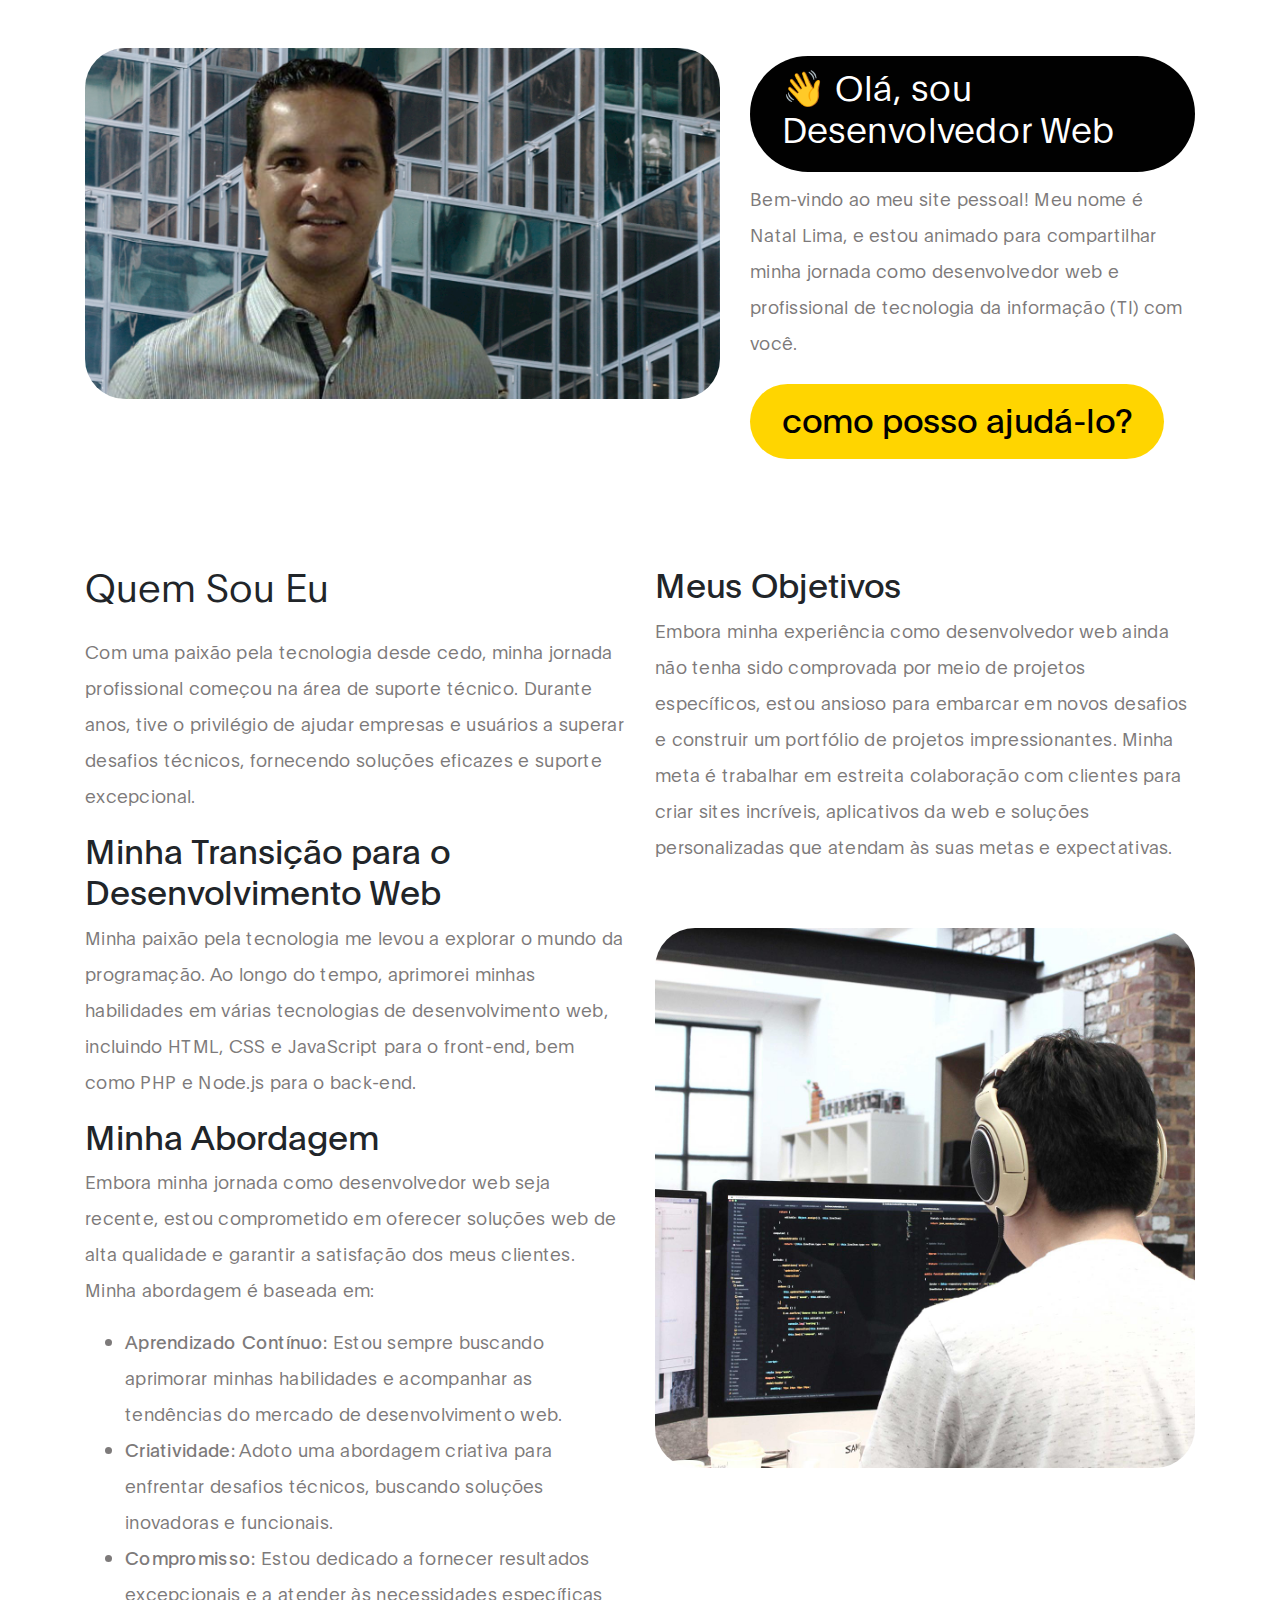
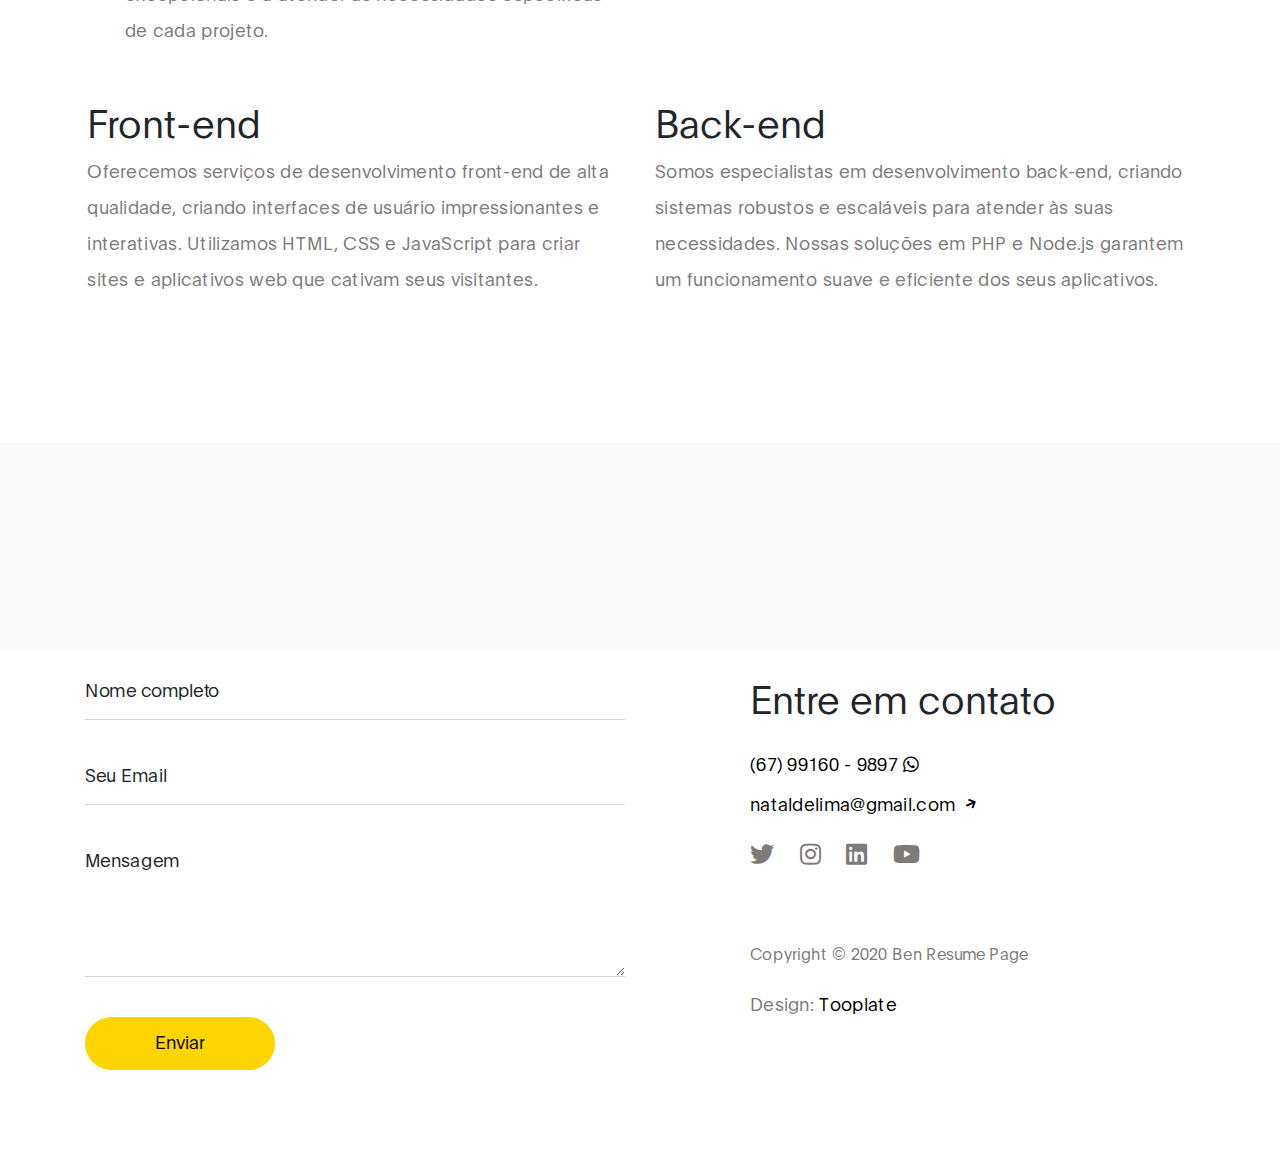
<file: old/index.html>
<!DOCTYPE html>
<html lang="pt-br">

<head>

  <title>Natal de Lima - Desenvolvedor Web</title>

  <meta charset="UTF-8">
  <meta http-equiv="X-UA-Compatible" content="IE=Edge">
  <meta name="description"
    content="Crie seu site com as mais modernas e acessíveis tecnologias. Desfrute dos benefícios de ter seu negócio conectado à internet!">
  <meta name="keywords"
    content="criar site, programador web, hospedagem de site, desenvolvimento de sistemas, consultoria em TI" />
  <meta name="author" content="Natal de Lima">
  <meta name="viewport" content="width=device-width, initial-scale=1, maximum-scale=1">

  <link rel="stylesheet" href="css/bootstrap.min.css">
  <link rel="stylesheet" href="css/all.min.css">
  <link rel="stylesheet" href="css/owl.carousel.min.css">
  <link rel="stylesheet" href="css/owl.theme.default.min.css">
  <link rel="shortcut icon" href="images/logo.png" />

  <!-- MAIN CSS -->
  <link rel="stylesheet" href="css/tooplate-ben-resume-style.css">
  <!--
Tooplate 2120 Ben Resume
https://www.tooplate.com/view/2120-ben-resume
-->
</head>

<body data-spy="scroll" data-target="#navbarNav" data-offset="50">

  <!-- MENU BAR -->
  <nav class="navbar navbar-expand-lg">
    <div class="container">

      <a class="navbar-brand" href="#">
        <img src="images/logo.svg" style="width: 10%" /> Natal de Lima
      </a>

      <button class="navbar-toggler" type="button" data-toggle="collapse" data-target="#navbarNav"
        aria-controls="navbarNav" aria-expanded="false" aria-label="Toggle navigation">
        <span class="navbar-toggler-icon"></span>
      </button>

      <div class="collapse navbar-collapse" id="navbarNav">
        <ul class="navbar-nav mx-auto">
          <li class="nav-item">
            <a href="#intro" class="nav-link smoothScroll">Início</a>
          </li>

          <li class="nav-item">
            <a href="#sobre" class="nav-link smoothScroll">Quem sou</a>
          </li>

          <!-- <li class="nav-item">
            <a href="#portfolio" class="nav-link smoothScroll">Portfolio</a>
          </li> -->

          <li class="nav-item">
            <a href="#contact" class="nav-link smoothScroll">Contato</a>
          </li>
        </ul>

        <div class="mt-lg-0 mt-3 mb-4 mb-lg-0">
          <a href="https://docs.google.com/document/d/1zqRGZVhF_-79jpc-btKQR_VKg_k-tyH4/edit?usp=sharing&ouid=108678692063297664222&rtpof=true&sd=true"
            target="_blank" class="custom-btn btn" download>Download CV</a>
        </div>
      </div>

    </div>
  </nav>


  <!-- HOME -->
  <section class="hero d-flex flex-column justify-content-center align-items-center" id="intro">

    <div class="container">
      <div class="row mt-5">

        <div class="mx-auto col-lg-7 col-md-7 col-12">
          <img src="images/natal-lima.png" class="sobre-image img-fluid" alt="Natal de Lima">
        </div>

        <div class="d-flex flex-column justify-content-center align-items-center col-lg-5 col-md-5 col-12">
          <div class="hero-text">

            <h1 class="hero-title">👋 Olá, sou Desenvolvedor Web</h1>
            <p>Bem-vindo ao meu site pessoal! Meu nome é Natal Lima, e estou animado para
              compartilhar minha jornada
              como desenvolvedor web e profissional de tecnologia da informação (TI) com você.</p>

            <a href="#contact" class="email-link">
              como posso ajudá-lo?
            </a>

          </div>
        </div>

      </div>
    </div>
  </section>

  <!-- SOBRE O SITE-->
  <section class="sobre section-padding" id="sobre">
    <div class="container">
      <div class="row">

        <div class="col-lg-6 col-md-6 col-12">
          <h3 class="mb-4">Quem Sou Eu </h3>

          <p>Com uma paixão pela tecnologia desde cedo, minha jornada profissional começou na área de suporte técnico.
            Durante anos,
            tive o privilégio de ajudar empresas e usuários a superar desafios técnicos, fornecendo soluções eficazes e
            suporte
            excepcional.</p>

          <h4>Minha Transição para o Desenvolvimento Web</h4>
          <p>Minha paixão pela tecnologia me levou a explorar o mundo da programação. Ao longo do tempo, aprimorei
            minhas habilidades em várias tecnologias de desenvolvimento web, incluindo HTML, CSS e JavaScript para o
            front-end, bem como PHP e Node.js para o back-end. </p>
          <h4>Minha Abordagem</h4>
          <p>Embora minha jornada como desenvolvedor web seja recente, estou comprometido em oferecer soluções web de
            alta qualidade e garantir a satisfação dos meus clientes. Minha abordagem é baseada em:</p>

          <ul>
            <li><strong>Aprendizado Contínuo:</strong> Estou sempre buscando aprimorar minhas habilidades e acompanhar
              as tendências do mercado de desenvolvimento web.</li>

            <li><strong>Criatividade:</strong> Adoto uma abordagem criativa para enfrentar desafios técnicos, buscando
              soluções inovadoras e funcionais.</li>

            <li> <strong>Compromisso:</strong> Estou dedicado a fornecer resultados excepcionais e a atender às
              necessidades específicas de cada projeto.</li>
          </ul>
        </div>
        <div class="col-lg-6 col-md-6 col-12">
          <h4>Meus Objetivos</h4>
          <p>Embora minha experiência como desenvolvedor web ainda não tenha sido comprovada por meio de projetos
            específicos, estou ansioso para embarcar em novos desafios e construir um portfólio de projetos
            impressionantes. Minha meta é trabalhar em estreita colaboração com clientes para criar sites incríveis,
            aplicativos da web e soluções personalizadas que atendam às suas metas e expectativas.</p>

          <img src="images/true-agency.jpg" class="sobre-image img-fluid mt-5" alt="Ben's Resume HTML Template">
        </div>


      </div>
      <div class="row sobre-third">
        <div class="col-lg-6 col-md-6 col-12">
          <h3>Front-end </h3>
          <p>
            Oferecemos serviços de desenvolvimento front-end de alta qualidade, criando interfaces de usuário
            impressionantes e interativas. Utilizamos HTML, CSS e JavaScript para criar sites e aplicativos web que
            cativam seus visitantes.
          </p>
        </div>
        <div class="col-lg-6 col-md-6 col-12">
          <h3>Back-end</h3>
          <p>
            Somos especialistas em desenvolvimento back-end, criando sistemas robustos e escaláveis para atender às suas
            necessidades. Nossas soluções em PHP e Node.js garantem um funcionamento suave e eficiente dos seus
            aplicativos.
          </p>
        </div>
        <!-- <div class="col-lg-4 col-md-4 col-12 ">
          <h3>Cibersegurança</h3>
          <p>
            Oferecemos serviços de suporte em cibersegurança
            para ajudá-lo a manter sua empresa ou projeto seguro na internet. Fornecemos o suporte necessário para que
            você possa navegar na web com confiança,sabendo que suas informações e sistemas
            estão protegidos. <strong>Sua segurança é nossa prioridade.</strong>
          </p>
        </div> -->
      </div>
    </div>
  </section>


  <!-- PORTFOLIO -->

  <section class="portfolio section-padding" id="portfolio">
    <div class="container">
      <div class="row">

        <div class="col-12">
          <!-- <h3 class="mb-5 text-center">Alguns dos meus trabalhos</h3> -->

          <div class="owl-carousel owl-theme" id="portfolio-carousel">
            <!-- <div class="item">
              <div class="portfolio-thumb d-flex">
                <div class="portfolio-image">
                  <img src="images/portfolio/testimonial-image01.jpg" class="img-fluid" alt="portfolio image">
                </div>

                <div class="portfolio-info">
                  <p>Sed ut perspiciatis unde omnis iste natus error sit voluptatem.</p>

                  <h6 class="mb-0">Ben</h6>
                  <span>Art Director</span>
                </div>
              </div>
            </div>

            <div class="item">
              <div class="portfolio-thumb d-flex">
                <div class="portfolio-image">
                  <img src="images/portfolio/testimonial-image02.jpg" class="img-fluid" alt="portfolio image">
                </div>

                <div class="portfolio-info">
                  <p>Sed ut perspiciatis unde omnis iste natus error sit voluptatem.</p>

                  <h6 class="mb-0">Marie</h6>
                  <span>Marketing Consultant</span>
                </div>
              </div>
            </div> -->

            <div class="item">
              <div class="portfolio-thumb d-flex">
                <div class="portfolio-image">
                  <!-- <img src="images/portfolio/testimonial-image03.jpg" class="img-fluid " alt="portfolio image"> -->
                </div>

                <!-- <div class="portfolio-info">
                  <p>Em breve</p>

                  <h6 class="mb-0">Jen</h6>
                  <span>Product Manager</span>
                </div> -->
              </div>
            </div>

            <!-- <div class="item">
              <div class="portfolio-thumb d-flex">
                <div class="portfolio-image">
                  <img src="images/portfolio/testimonial-image04.jpg" class="img-fluid" alt="portfolio image">
                </div>

                <div class="portfolio-info">
                  <p>Sed ut perspiciatis unde omnis iste natus error sit voluptatem.</p>

                  <h6 class="mb-0">Wilson</h6>
                  <span>Web Developer</span>
                </div>
              </div>
            </div> -->
          </div>

        </div>

      </div>
    </div>
  </section>


  <!-- FAQ -->
  <!-- <section class="faq section-padding">

    <div class="container">

      <div class="row">

        <div class="col-lg-12 col-12">

          <h3 class="mb-5">Frequently Asked Questions</h3>

          <div class="accordion" id="accordionExample">
            <div class="card">
              <div class="card-header" id="headingOne">
                <h2 class="mb-0">
                  <button class="btn btn-link" type="button" data-toggle="collapse" data-target="#collapseOne"
                    aria-expanded="true" aria-controls="collapseOne">
                    Are those HTML templates absolutely free for any kind of usage?
                  </button>
                </h2>
              </div>

              <div id="collapseOne" class="collapse show" aria-labelledby="headingOne" data-parent="#accordionExample">
                <div class="card-body">
                  <p>Yes, they are 100% free and there is no hidden charge.</p>

                  <p>They can be used for your commercial websites.</p>
                </div>
              </div>
            </div>

            <div class="card">
              <div class="card-header" id="headingTwo">
                <h2 class="mb-0">
                  <button class="btn btn-link collapsed" type="button" data-toggle="collapse" data-target="#collapseTwo"
                    aria-expanded="false" aria-controls="collapseTwo">
                    Can I use them as a CMS theme or a part of website builder?
                  </button>
                </h2>
              </div>
              <div id="collapseTwo" class="collapse" aria-labelledby="headingTwo" data-parent="#accordionExample">
                <div class="card-body">
                  <p>Yes, you can use them.</p>
                </div>
              </div>
            </div>

            <div class="card">
              <div class="card-header" id="headingThree">
                <h2 class="mb-0">
                  <button class="btn btn-link collapsed" type="button" data-toggle="collapse"
                    data-target="#collapseThree" aria-expanded="false" aria-controls="collapseThree">
                    I cannot find a suitable HTML template. Can I request new template?
                  </button>
                </h2>
              </div>
              <div id="collapseThree" class="collapse" aria-labelledby="headingThree" data-parent="#accordionExample">
                <div class="card-body">
                  <p>Yes, please tell us what you need. We will try our best to fulfill it.</p>
                </div>
              </div>
            </div>

            <div class="card">
              <div class="card-header" id="headingFour">
                <h2 class="mb-0">
                  <button class="btn btn-link collapsed" type="button" data-toggle="collapse"
                    data-target="#collapseFour" aria-expanded="false" aria-controls="collapseFour">
                    Can I redistribute your templates?
                  </button>
                </h2>
              </div>
              <div id="collapseFour" class="collapse" aria-labelledby="headingFour" data-parent="#accordionExample">
                <div class="card-body">
                  <p>No, this is totally NOT allowed. Please do not redistribute our HTML templates.</p>
                </div>
              </div>
            </div>

            <div class="card">
              <div class="card-header" id="headingFive">
                <h2 class="mb-0">
                  <button class="btn btn-link collapsed" type="button" data-toggle="collapse"
                    data-target="#collapseFive" aria-expanded="false" aria-controls="collapseFive">
                    How do I support Tooplate?
                  </button>
                </h2>
              </div>
              <div id="collapseFive" class="collapse" aria-labelledby="headingFive" data-parent="#accordionExample">
                <div class="card-body">
                  <p>Please spread a word sobre Tooplate website to your colleagues and friends.</p>
                </div>
              </div>
            </div>

            <span class="faq-info-text">Please send us a message if you have anything to say. Send an email message to
              <strong>contact (at) tooplate (dot) com</strong></span>

          </div>

        </div><!-- col -->
  </div><!-- row -->
  </div><!-- container -->
  </section>


  <section class="contact section-padding pt-0" id="contact">
    <div class="container">
      <div class="row">

        <div class="col-lg-6 col-md-6 col-12">
          <form action="#" method="get" class="contact-form webform" role="form">

            <div class="form-group d-flex flex-column-reverse">
              <input type="text" class="form-control" name="cf-name" id="cf-name" placeholder="Seu nome">

              <label for="cf-name" class="webform-label">Nome completo</label>
            </div>

            <div class="form-group d-flex flex-column-reverse">
              <input type="email" class="form-control" name="cf-email" id="cf-email" placeholder="Seu melhor email">

              <label for="cf-email" class="webform-label">Seu Email</label>
            </div>

            <div class="form-group d-flex flex-column-reverse">
              <textarea class="form-control" rows="5" name="cf-message" id="cf-message"
                placeholder="Digite uma Mensagem"></textarea>

              <label for="cf-message" class="webform-label">Mensagem</label>
            </div>

            <button type="submit" class="form-control" id="submit-button" name="submit">Enviar</button>
          </form>
        </div>

        <div class="mx-auto col-lg-4 col-md-6 col-12">
          <h3 class="my-4 pt-4 pt-lg-0">Entre em contato</h3>

          <p class="mb-1"><a href="tel:+5567991609897"> (67) 99160 - 9897 <i class="fab fa-whatsapp"></i></a></p>

          <p>
            <a href=" #">
              nataldelima@gmail.com
              <i class="fas fa-arrow-right custom-icon"></i>
            </a>
          </p>

          <ul class="social-links mt-2">
            <!-- <li><a href="https://fb.com/tooplate" rel="noopener" class="fab fa-facebook"></a></li> -->
            <li><a href="#" rel="noopener" class="fab fa-twitter" target="_blank"></a></li>
            <li><a href="#" rel="noopener" class="fab fa-instagram" target="_blank"></a></li>
            <li><a href="https://www.linkedin.com/in/natal-lima-79174471/" rel="noopener" class="fab fa-linkedin"
                target="_blank"></a>
            </li>
            <li><a href="https://www.youtube.com/@nataldelima" rel="noopener" class="fab fa-youtube"
                target="_blank"></a></li>
          </ul>

          <p class="copyright-text mt-5 pt-3">Copyright &copy; 2020 Ben Resume Page</p>

          <p>Design: <a href="https://www.tooplate.com" title="free HTML templates" target="_blank">Tooplate</a></p>
        </div>

      </div>
    </div>
  </section>
  <!-- SCRIPTS -->
  <script src="js/jquery.min.js"></script>
  <script src="js/bootstrap.min.js"></script>
  <script src="js/smoothscroll.js"></script>
  <script src="js/owl.carousel.min.js"></script>
  <script src="js/custom.js"></script>

</body>

</html>
</file>
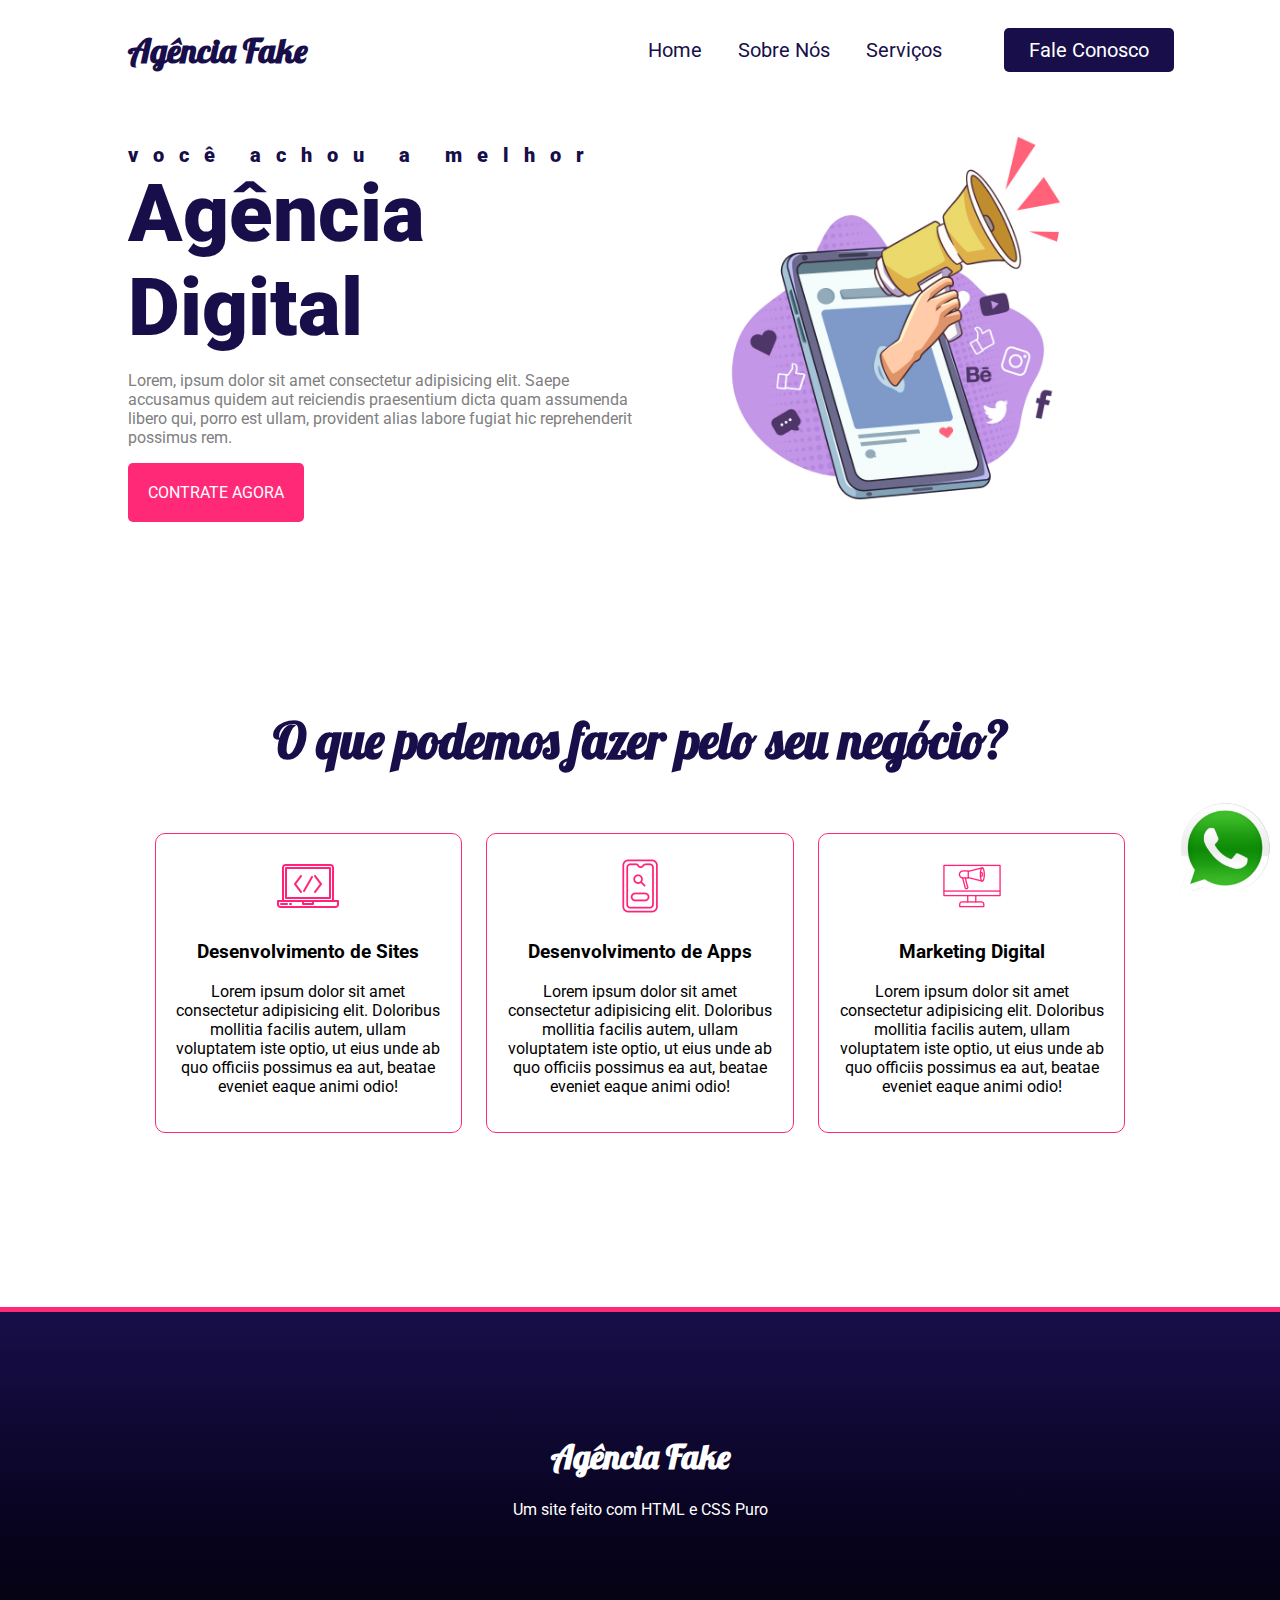
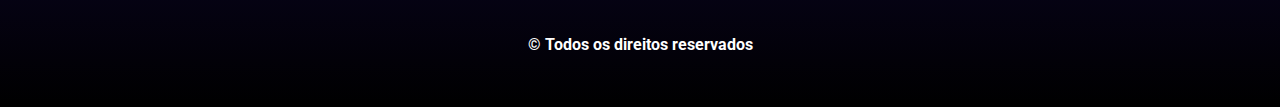
<file: midia/portfolio/agencia-fake/index.html>
<!DOCTYPE html>
<html lang="pt-BR">

<head>
    <meta charset="UTF-8">
    <meta name="viewport" content="width=device-width, initial-scale=1.0">
    <meta name="description" content="Um site de exemplo do módulo de CSS">
    <meta name="keywords" content="Agencia Digital, CSS, HTML">
    <link rel="stylesheet" href="css/estilo.css">
    <link rel="stylesheet" href="css/responsivo.css">
    <title>Agência Fake Aula</title>
</head>

<body>
    <!-- Área de logo e navegação-->
    <nav class="navbar">
        <div class="logo">
            <h1>Agência Fake</h1>
        </div>
        <div class="menu">
            <a href="#">Home</a>
            <a href="#">Sobre Nós</a>
            <a href="#">Serviços</a>
            <a href="#" id="botao">Fale Conosco</a>
        </div>
    </nav>

    <!--Área quente do site-->
    <header class="header">
        <div class="headline">
            <h2 style="letter-spacing: 15px;">você achou a melhor</h2>
            <h2 style="font-size:80px">Agência Digital</h2>
            <p>Lorem, ipsum dolor sit amet consectetur adipisicing elit. Saepe accusamus quidem aut reiciendis
                praesentium dicta quam assumenda libero qui, porro est ullam, provident alias labore fugiat hic
                reprehenderit possimus rem.</p>
            <a href="#" class="contact-btn">Contrate Agora</a>
        </div>
        <div class="img-headline">
            <img style="max-width:90%" src="img/imagem.jpg" alt="">
        </div>
    </header>

    <!--Seção-->
    <section>
        <h2>O que podemos fazer pelo seu negócio?</h2>
        <div class="servicos">
            <div class="card">
                <img src="img/pc.png" alt="pc">

                <div class="card-text">
                    <h3>Desenvolvimento de Sites</h3>
                    <p>Lorem ipsum dolor sit amet consectetur adipisicing elit. Doloribus mollitia facilis autem, ullam
                        voluptatem iste optio, ut eius unde ab quo officiis possimus ea aut, beatae eveniet eaque animi
                        odio!</p>
                </div>

                <div class="texto-oculto">
                    <h3>Outro conteúdo qualquer</h3>
                    <p>Lorem ipsum dolor sit amet consectetur adipisicing elit. Doloribus mollitia facilis autem, ullam
                        voluptatem iste optio, ut eius unde ab quo officiis possimus ea aut, beatae eveniet eaque animi
                        odio!</p>
                </div>


            </div>
            <div class="card">
                <img src="img/smartphone.png" alt="smartphone">
                <div class="card-text">
                    <h3>Desenvolvimento de Apps</h3>
                    <p>Lorem ipsum dolor sit amet consectetur adipisicing elit. Doloribus mollitia facilis autem, ullam
                        voluptatem iste optio, ut eius unde ab quo officiis possimus ea aut, beatae eveniet eaque animi
                        odio!</p>
                </div>
                <div class="texto-oculto">
                    <h3>Outro conteúdo qualquer</h3>
                    <p>Lorem ipsum dolor sit amet consectetur adipisicing elit. Doloribus mollitia facilis autem, ullam
                        voluptatem iste optio, ut eius unde ab quo officiis possimus ea aut, beatae eveniet eaque animi
                        odio!</p>
                </div>
            </div>
            <div class="card">
                <img src="img/marketing.png" alt="marketing">
                <div class="card-text">
                    <h3>Marketing Digital</h3>
                    <p>Lorem ipsum dolor sit amet consectetur adipisicing elit. Doloribus mollitia facilis autem, ullam
                        voluptatem iste optio, ut eius unde ab quo officiis possimus ea aut, beatae eveniet eaque animi
                        odio!</p>
                </div>
                <div class="texto-oculto">
                    <h3>Outro conteúdo qualquer</h3>
                    <p>Lorem ipsum dolor sit amet consectetur adipisicing elit. Doloribus mollitia facilis autem, ullam
                        voluptatem iste optio, ut eius unde ab quo officiis possimus ea aut, beatae eveniet eaque animi
                        odio!</p>
                </div>
            </div>
        </div>

    </section>

    <footer>
        <div class="logo-rodape">
            <h1 class="agencia">Agência Fake</h1>
            <p style="color:white">Um site feito com HTML e CSS Puro</p>
        </div>
        <b style="color:white">&copy; Todos os direitos reservados</b>
    </footer>
    <a href="https://wa.me/5567991609897?text=Ol%C3%A1%2C+peguei+seu+contato+no+site." target="_blank" class="whats">
        <img src="img/whats.png" style="width:100px" alt="Contato por Whatsapp">
    </a>
</body>

</html>
</file>
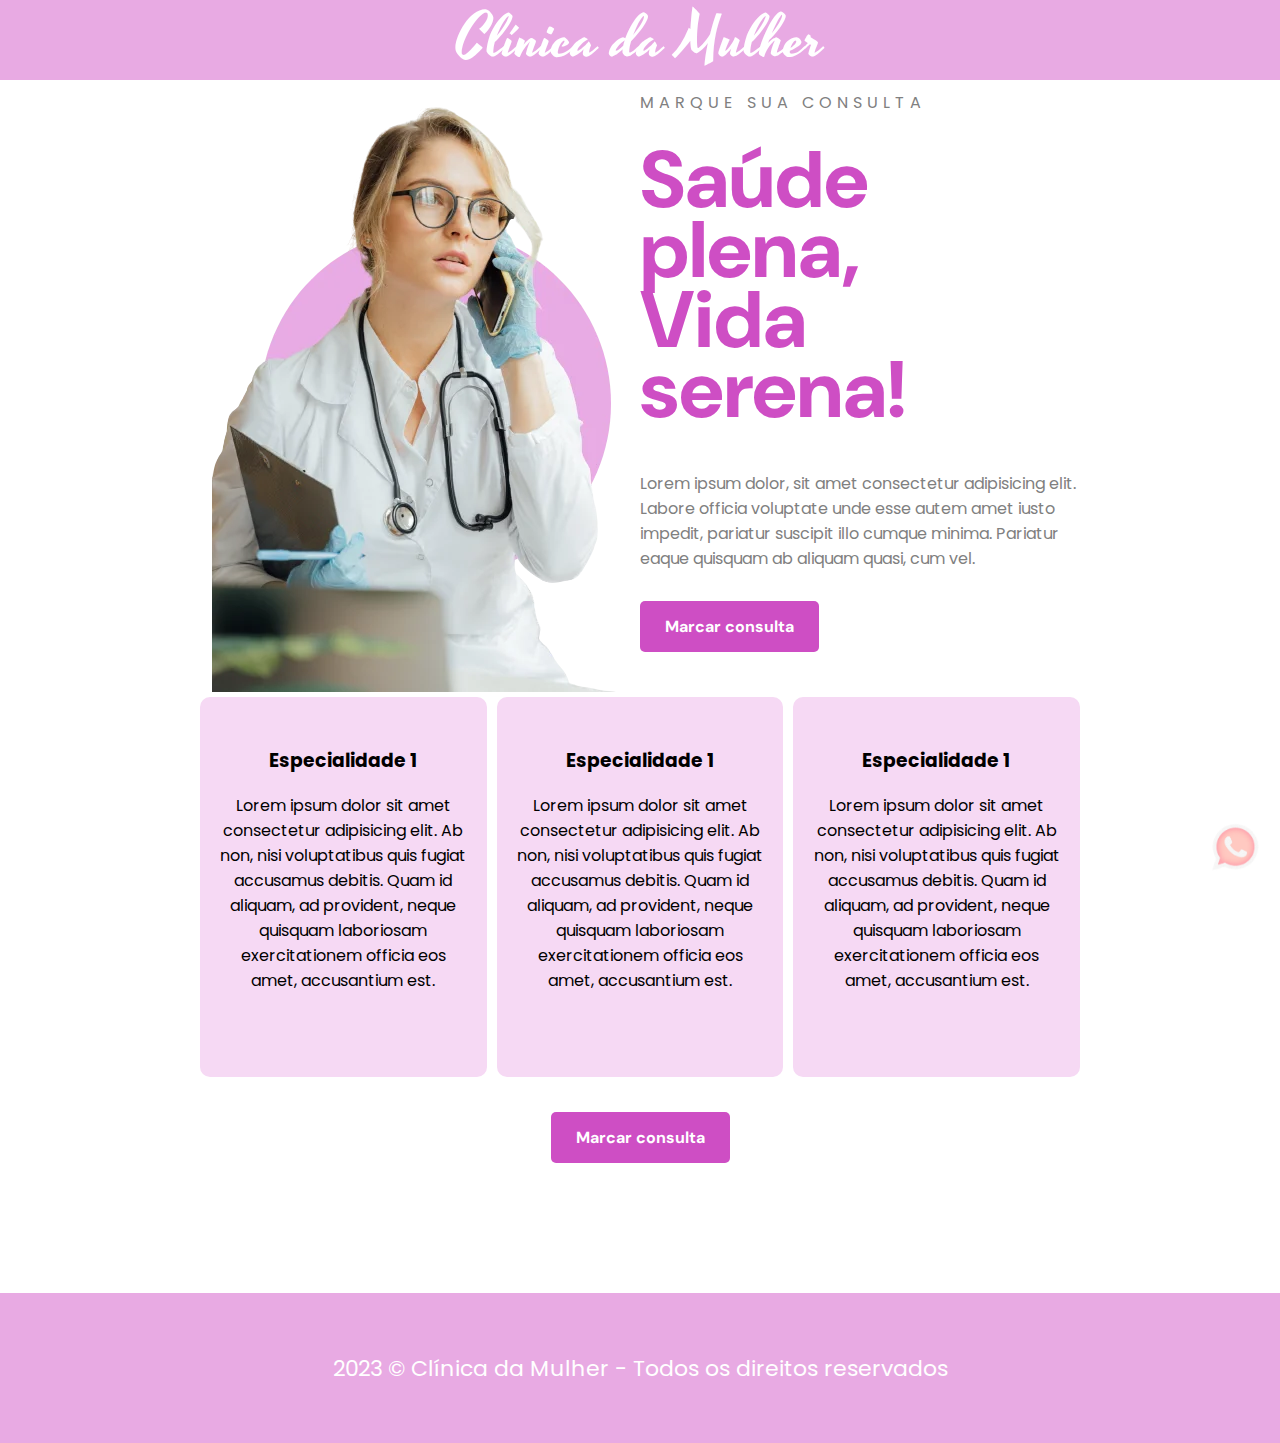
<file: midia/portfolio/clinica-mulher/index.html>
<!DOCTYPE html>
<html lang="pt-br">

<head>
    <meta charset="UTF-8">
    <meta name="viewport" content="width=device-width, initial-scale=1.0">
    <link rel="stylesheet" href="estilo.css">
    <title>Site Simples</title>
</head>

<body>
    <header>
        <h1>Clínica da Mulher</h1>
    </header>
    <section class="hero">
        <div class="box-img">
            <img id="doutora" class="responsiva" src="img/doutora.webp" alt="">
        </div>
        <div class="box-txt">
            <span>Marque sua consulta</span>
            <H2>Saúde plena, <br>Vida serena!</H2>
            <p>Lorem ipsum dolor, sit amet consectetur adipisicing elit. Labore officia voluptate unde esse autem amet
                iusto impedit, pariatur suscipit illo cumque minima. Pariatur eaque quisquam ab aliquam quasi, cum vel.
            </p>

            <a class="btn-hero"
                href="https://web.whatsapp.com/send?phone=5567991609897&text=Ol%C3%A1%2C%20estou%20pensando%20em%20desenvolver%20um%20site%20e%20quero%20um%20site%20como%20esse!.%20Quero%20mais%20informa%C3%A7%C3%B5es%3A"
                target="_blank">Marcar consulta</a>
        </div>
    </section>
    <section class="especialidades">
        <div class="box-item">
            <h3>Especialidade 1</h3>
            <p>Lorem ipsum dolor sit amet consectetur adipisicing elit. Ab non, nisi voluptatibus quis fugiat accusamus
                debitis. Quam id aliquam, ad provident, neque quisquam laboriosam exercitationem officia eos amet,
                accusantium est.</p>
        </div>
        <div class="box-item">
            <h3>Especialidade 1</h3>
            <p>Lorem ipsum dolor sit amet consectetur adipisicing elit. Ab non, nisi voluptatibus quis fugiat accusamus
                debitis. Quam id aliquam, ad provident, neque quisquam laboriosam exercitationem officia eos amet,
                accusantium est.</p>
        </div>
        <div class="box-item">
            <h3>Especialidade 1</h3>
            <p>Lorem ipsum dolor sit amet consectetur adipisicing elit. Ab non, nisi voluptatibus quis fugiat accusamus
                debitis. Quam id aliquam, ad provident, neque quisquam laboriosam exercitationem officia eos amet,
                accusantium est.</p>
        </div>
        <a class="m-top btn-hero"
            href="https://web.whatsapp.com/send?phone=5567991609897&text=Ol%C3%A1%2C%20estou%20pensando%20em%20desenvolver%20um%20site%20e%20quero%20um%20site%20como%20esse!.%20Quero%20mais%20informa%C3%A7%C3%B5es%3A"
            target="_blank">Marcar consulta</a>
    </section>
    <footer>
        <p>2023 &copy; Clínica da Mulher - Todos os direitos reservados</p>
    </footer>

    <div class="whats">
        <a href="https://web.whatsapp.com/send?phone=5567991609897&text=Ol%C3%A1%2C%20estou%20pensando%20em%20desenvolver%20um%20site%20e%20quero%20um%20site%20como%20esse!.%20Quero%20mais%20informa%C3%A7%C3%B5es%3A"
            target="_blank">
            <img width="50px" src="img/whatsapp.png" alt="contato whatsapp">
        </a>
    </div>
    <script>
        const doutora = document.getElementById('doutora');
        doutora.addEventListener('mouseover', function () {
            this.src = "img/doutora2.webp";
        })

        doutora.addEventListener('mouseout', function () {
            this.src = "img/doutora.webp";
        })
    </script>

</body>

</html>
</file>
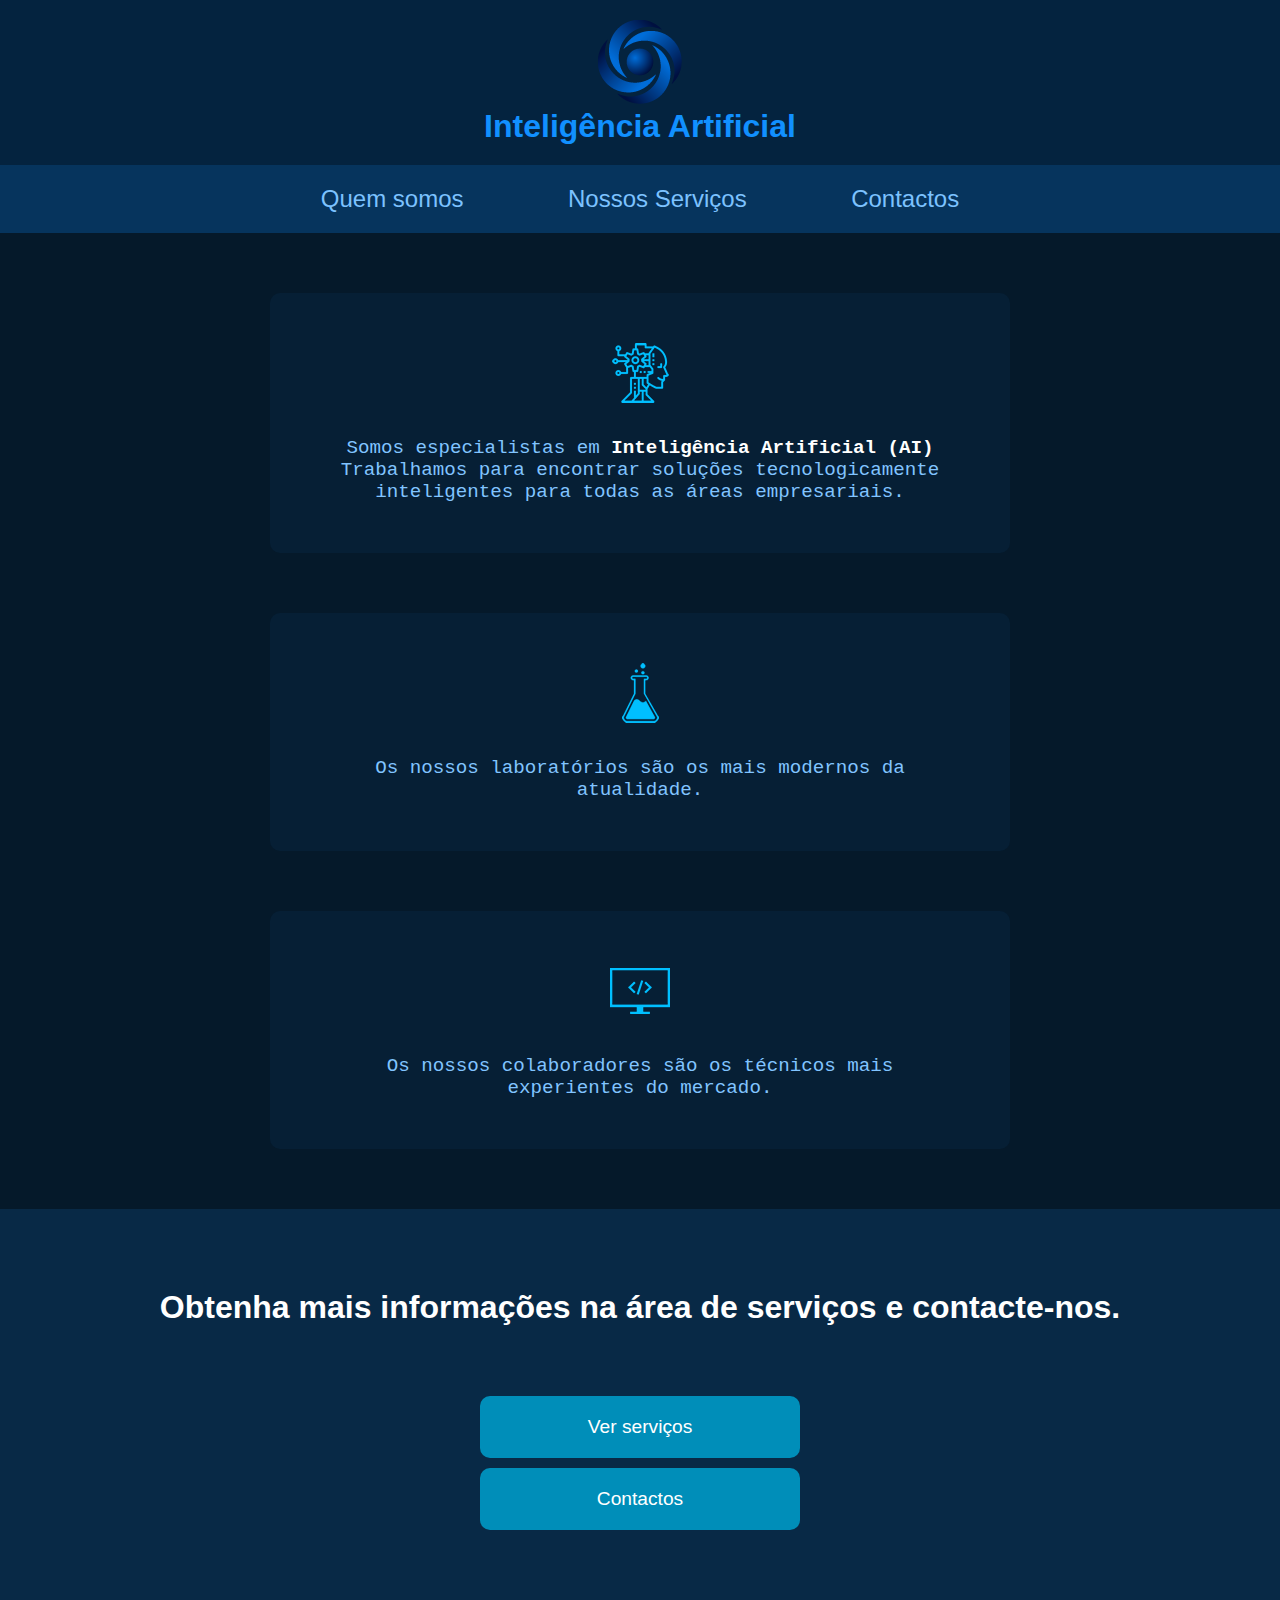
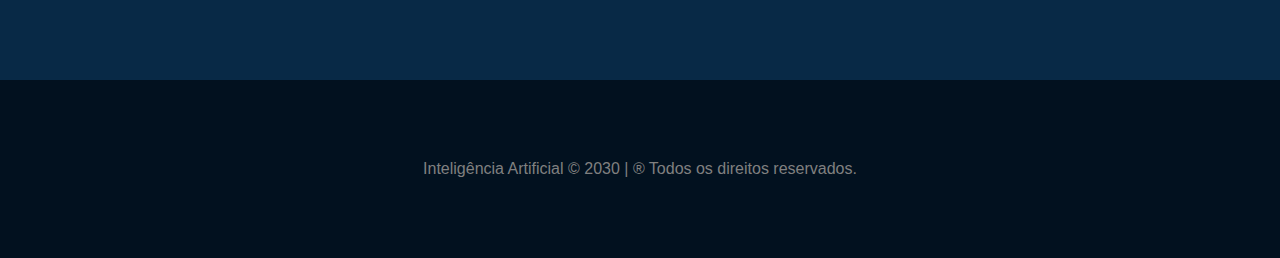
<file: midia/portfolio/ia/index.html>
<!DOCTYPE html>
<html lang="pt">

<head>
    <meta charset="UTF-8">
    <meta http-equiv="X-UA-Compatible" content="IE=edge">
    <meta name="viewport" content="width=device-width, initial-scale=1.0">
    <title>Inteligência Artificial</title>

    <!-- estilos da página -->
    <link rel="stylesheet" href="assets/css/estilos.css">

    <!-- favicon -->
    <link rel="shortcut icon" href="assets/images/logo_empresa.png" type="image/png">

</head>

<body>

    <!-- cabeçalho -->
    <header class="container-cabecalho">
        <a href="index.html">
            <img src="assets/images/logo_empresa.png" alt="Logo da empresa" title="Inteligência artificial">
        </a>
        <h3>Inteligência Artificial</h3>
    </header>

    <!-- navegação -->
    <nav class="container-navegacao">
        <a href="index.html">Quem somos</a>
        <a href="servicos.html">Nossos Serviços</a>
        <a href="contactos.html">Contactos</a>
    </nav>

    <!-- quem somos -->
    <section class="container-quem-somos">

        <article class="servico">
            <img src="assets/images/icon_ai.png" class="icone" alt="Inteligência Artificial">
            <p class="servico-texto">
                Somos especialistas em <span class="servico-texto-realce">Inteligência Artificial (AI)</span><br>
                Trabalhamos para encontrar soluções tecnologicamente inteligentes para todas as áreas empresariais.
            </p>
        </article>

        <article class="servico">
            <img src="assets/images/icon_lab.png" class="icone" alt="Laboratório moderno">
            <p class="servico-texto">
                Os nossos laboratórios são os mais modernos da atualidade.
            </p>
        </article>

        <article class="servico">
            <img src="assets/images/icon_computer.png" class="icone" alt="Programadores experientes">
            <p class="servico-texto">
                Os nossos colaboradores são os técnicos mais experientes do mercado.
            </p>
        </article>

    </section>


    <!-- ver servicos ou contactos -->
    <section class="container-servicos-contactos">

        <h1>Obtenha mais informações na área de serviços e contacte-nos.</h3>

            <div class="botoes-servicos-contactos">
                <a href="servicos.html">Ver serviços</a>
                <a href="contactos.html">Contactos</a>
            </div>

    </section>

    <footer>
        Inteligência Artificial &copy; 2030 | &reg; Todos os direitos reservados.
    </footer>





</body>

</html>
</file>
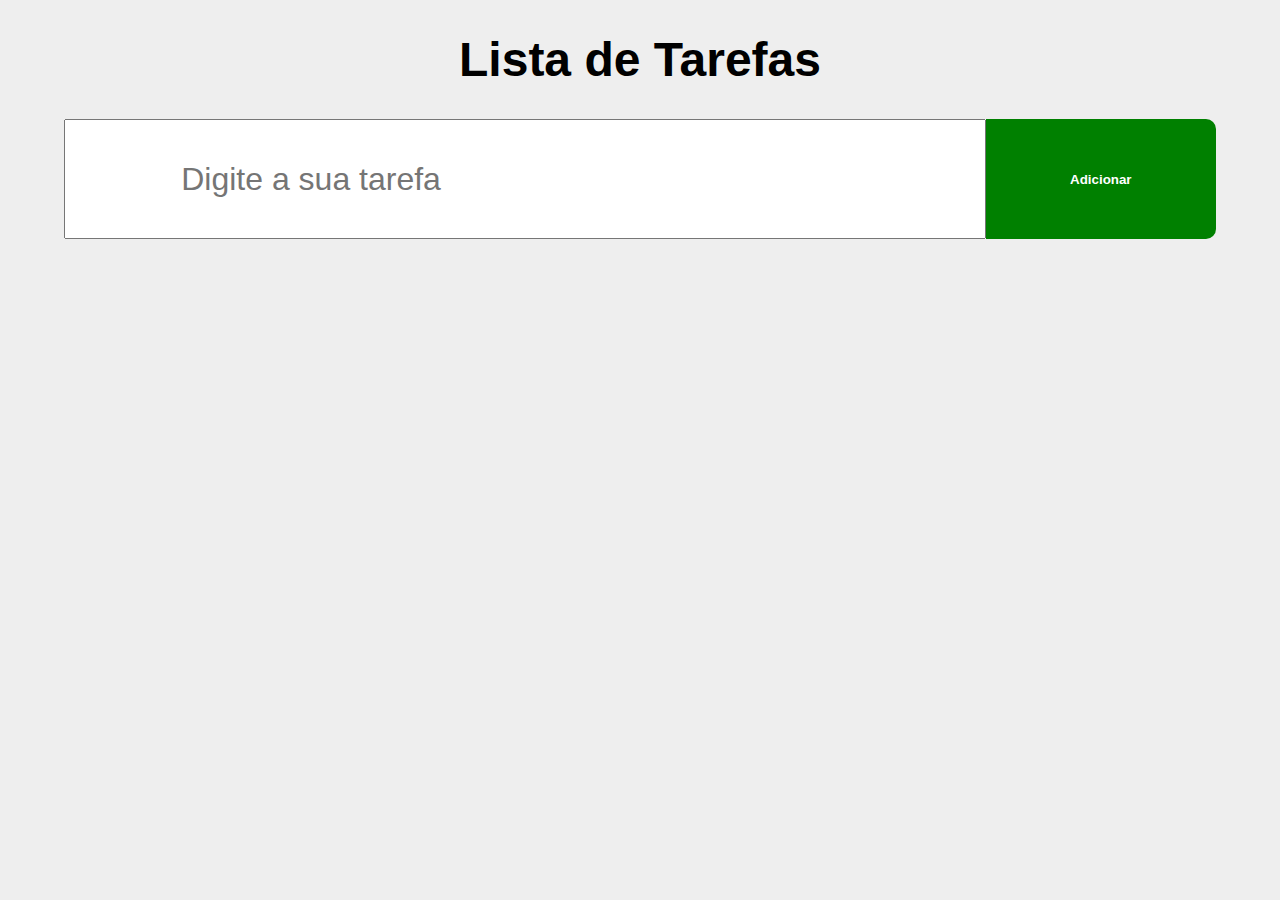
<file: midia/portfolio/lista-de-tarefas/index.html>
<!DOCTYPE html>
<html lang="pt">

<head>
    <meta charset="UTF-8">
    <meta name="viewport" content="width=device-width, initial-scale=1.0">
    <title>Lista de Tarefas</title>
    <link rel="stylesheet" href="css/estilo.css">
    <link rel="stylesheet" href="https://cdn.jsdelivr.net/npm/bootstrap-icons@1.11.3/font/bootstrap-icons.min.css">
</head>

<body>

    <h1>Lista de Tarefas</h1>
    <header>
        <input id="inputTarefa" type="text" placeholder="Digite a sua tarefa">
        <button id="btn-add" onclick="addTarefa()" class="add">Adicionar</button>
    </header>
    <main id="areaLista">


    </main>


    <script src="js/controle.js"></script>
</body>

</html>
</file>
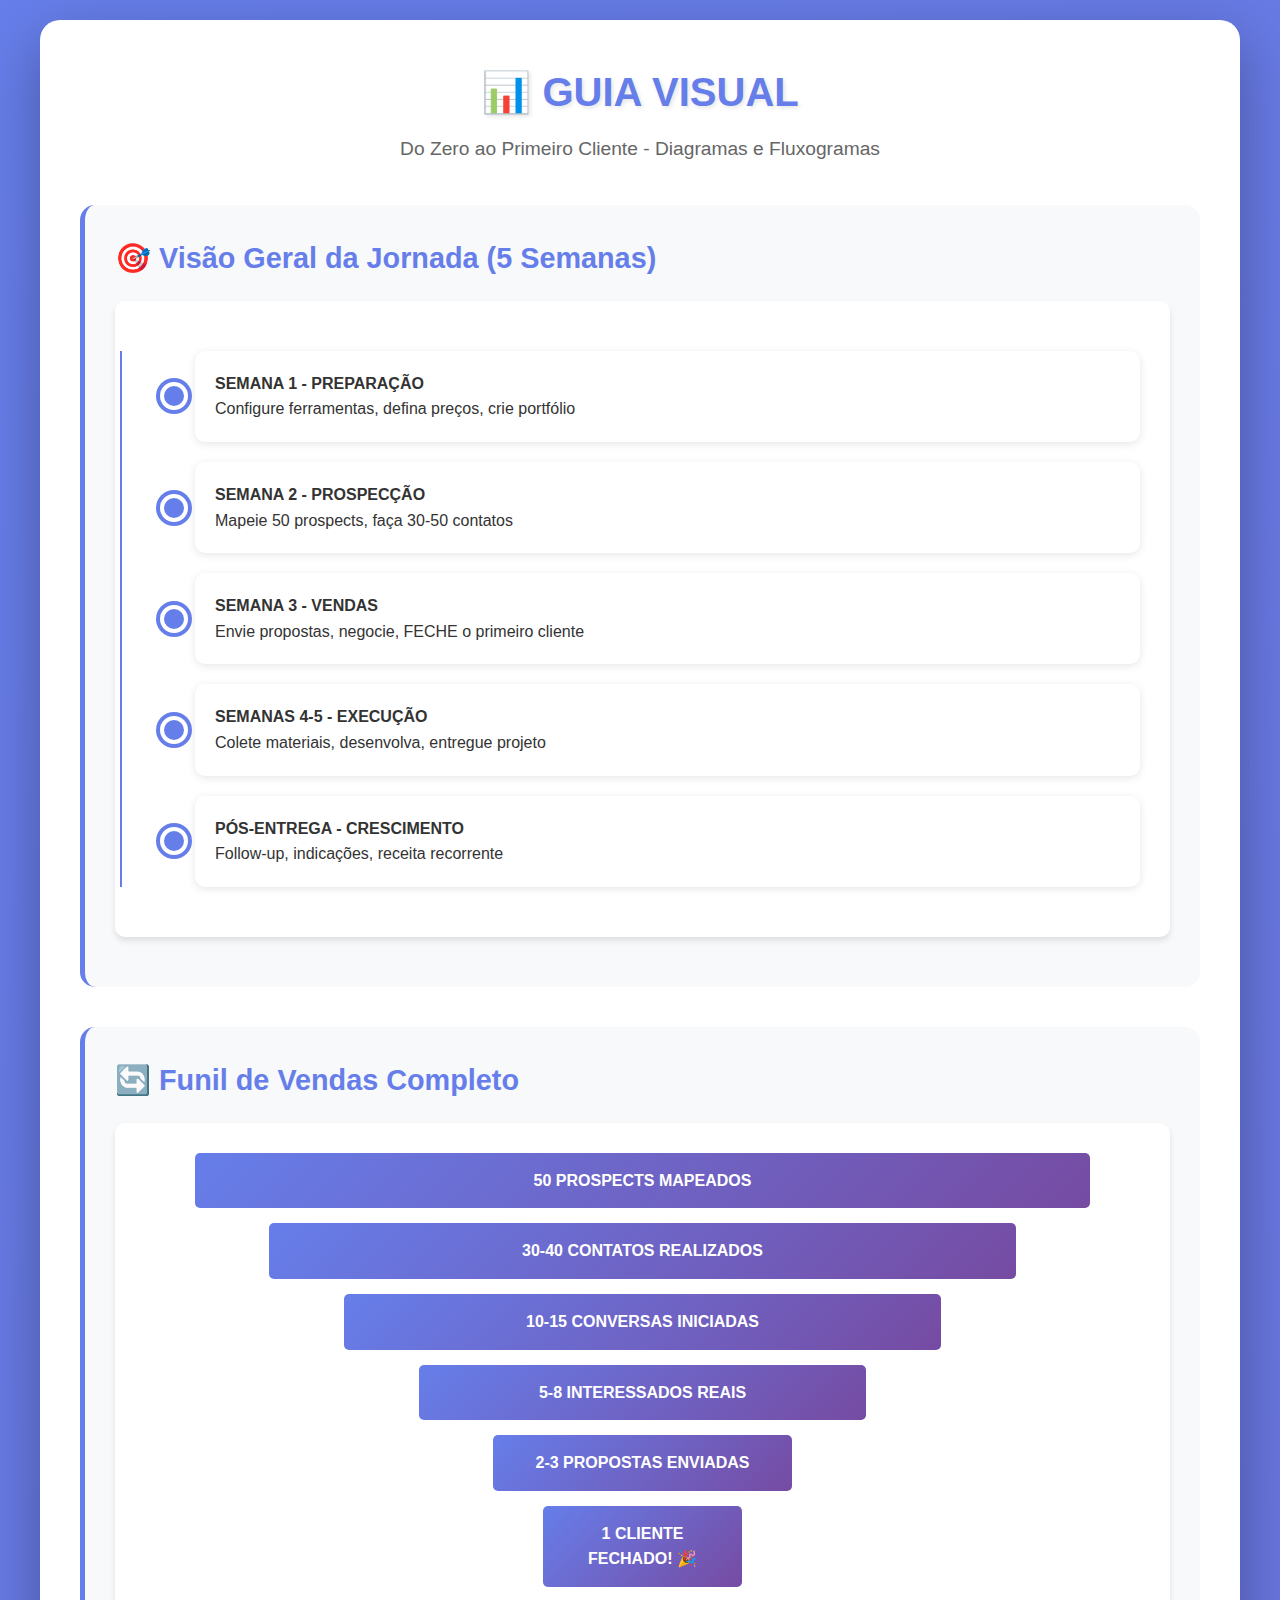
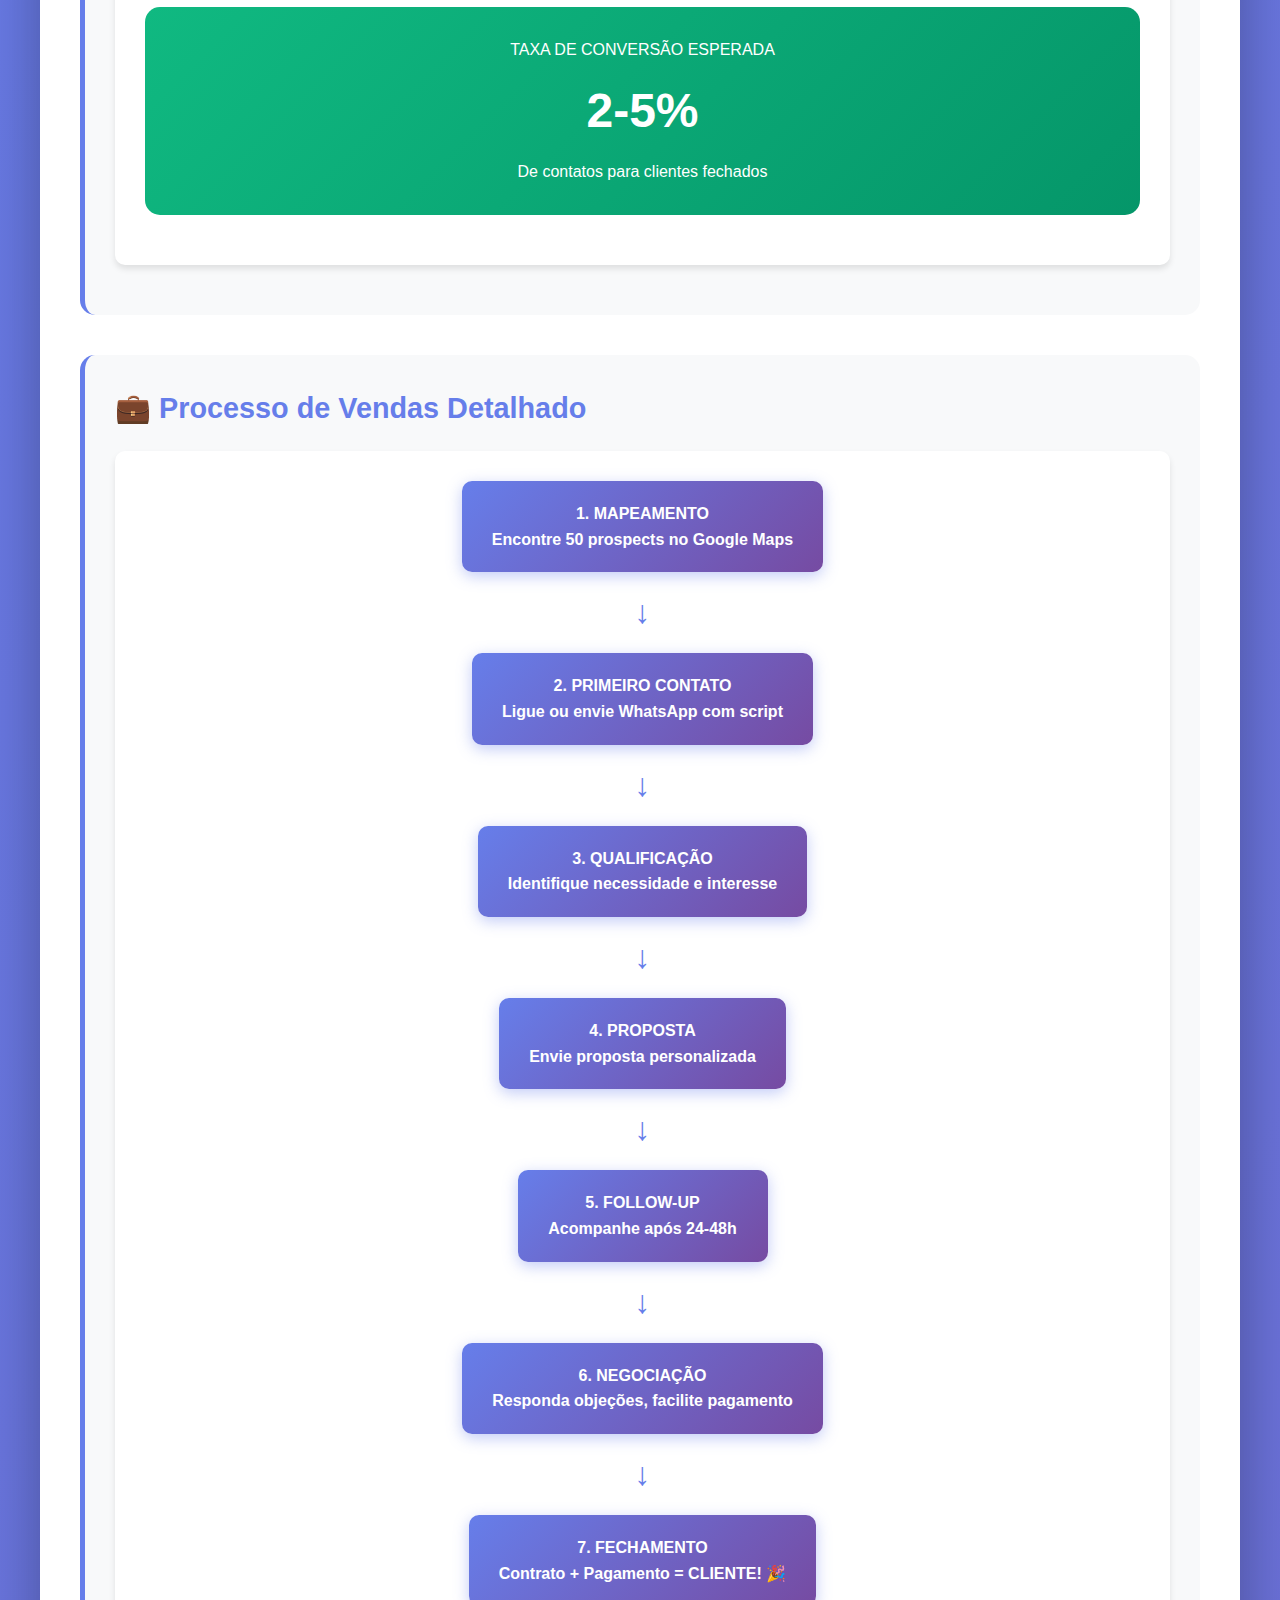
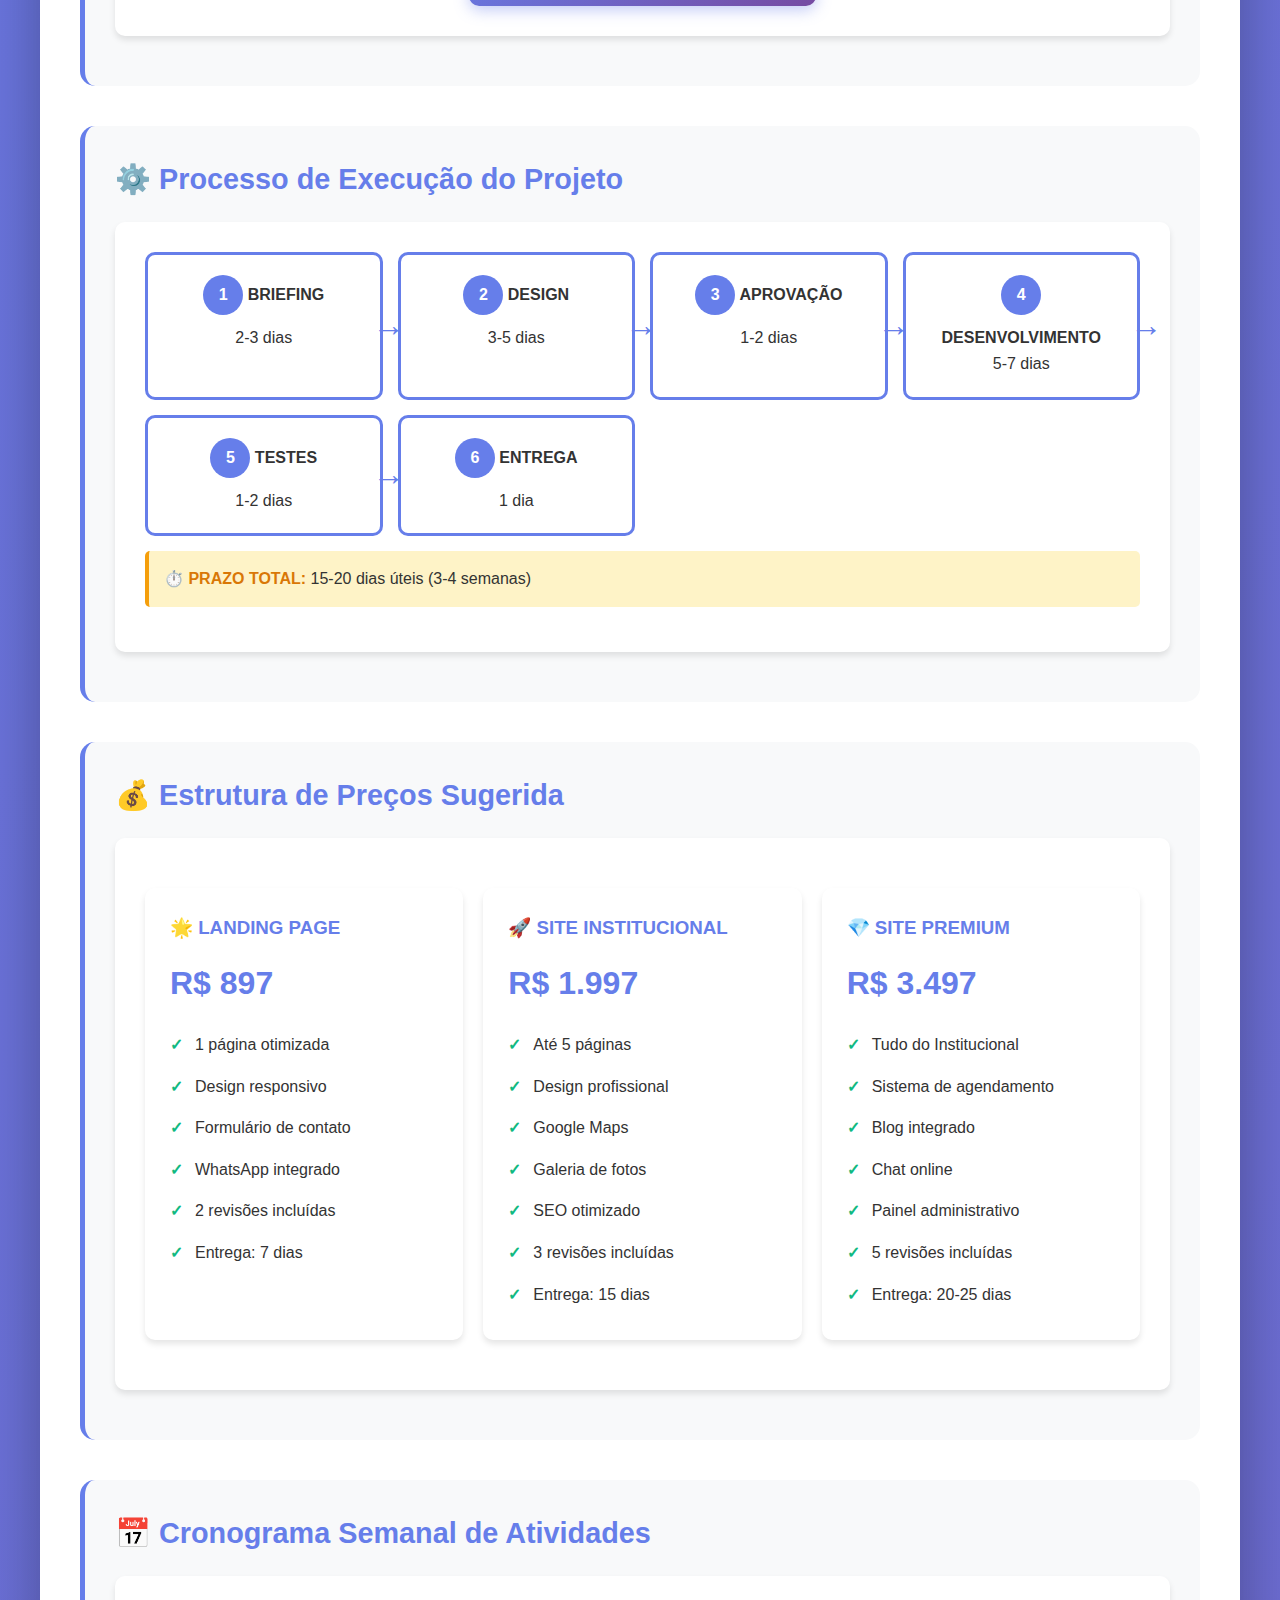
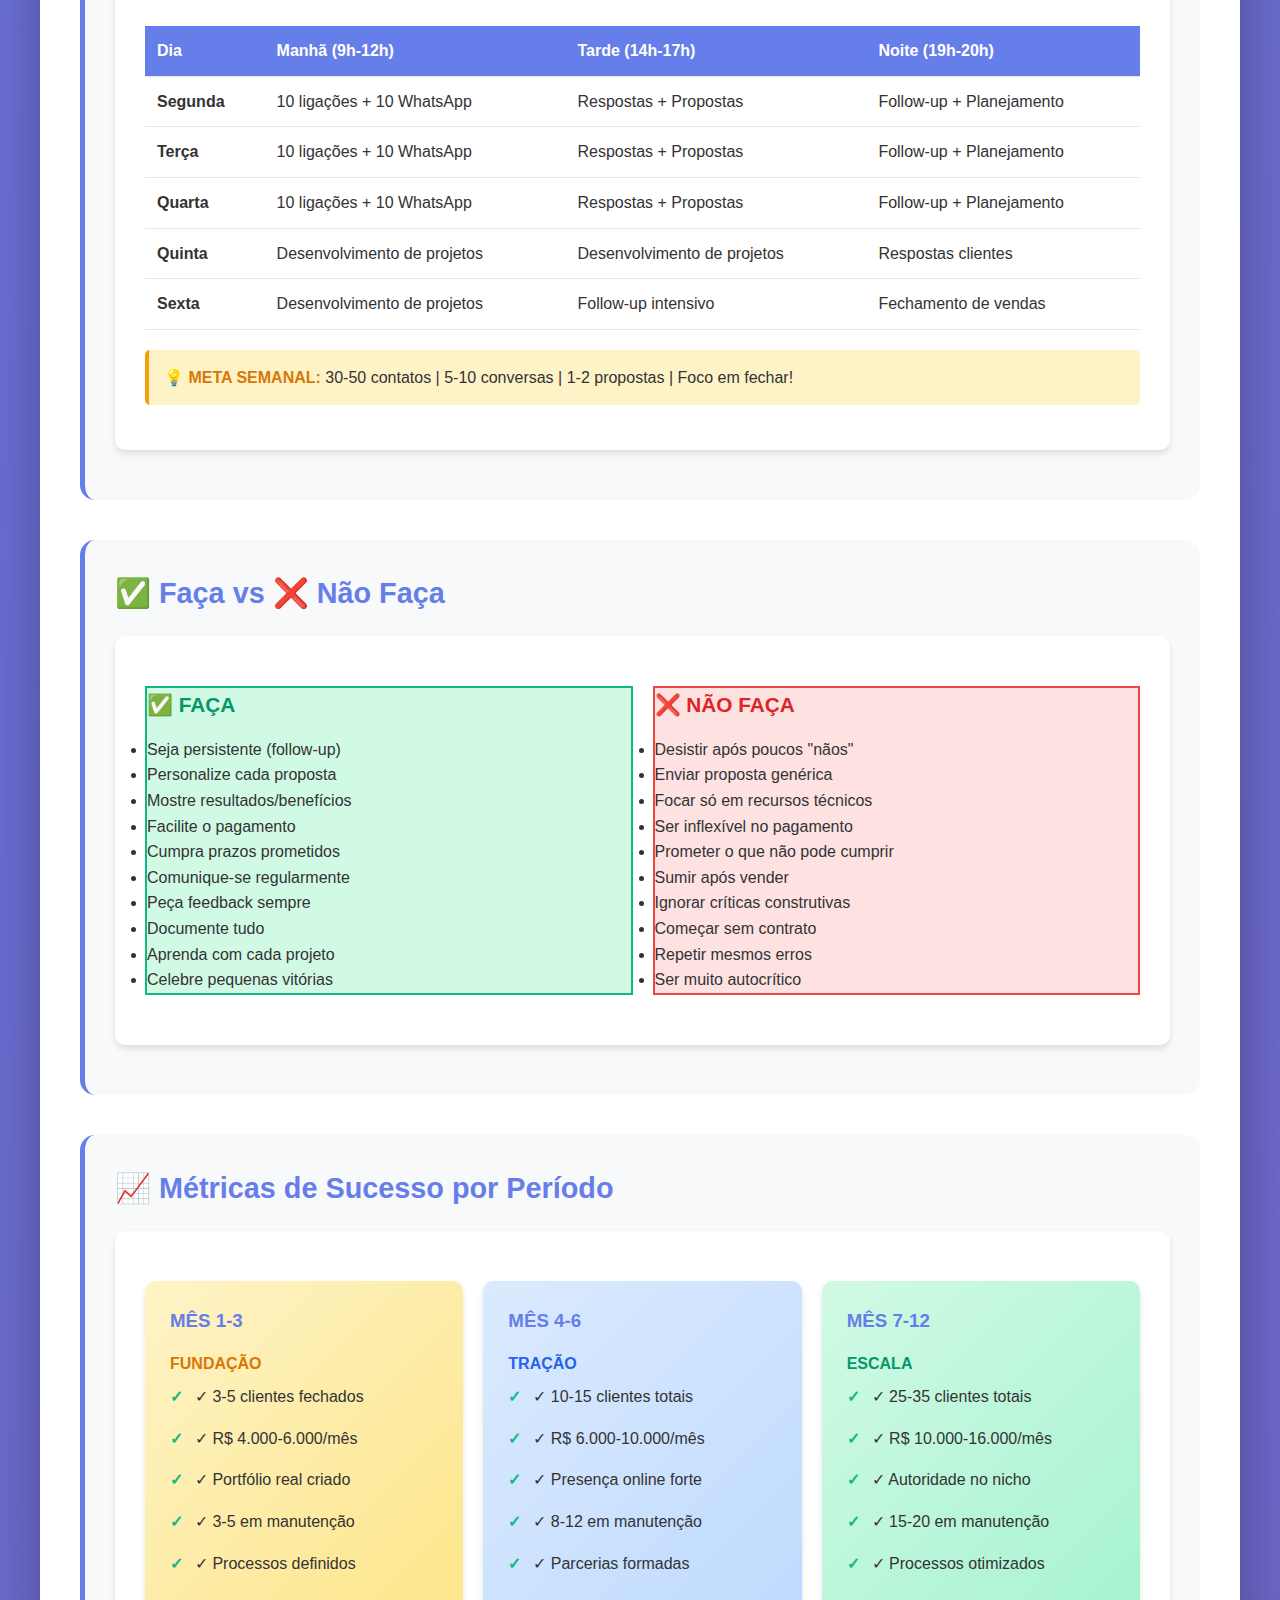
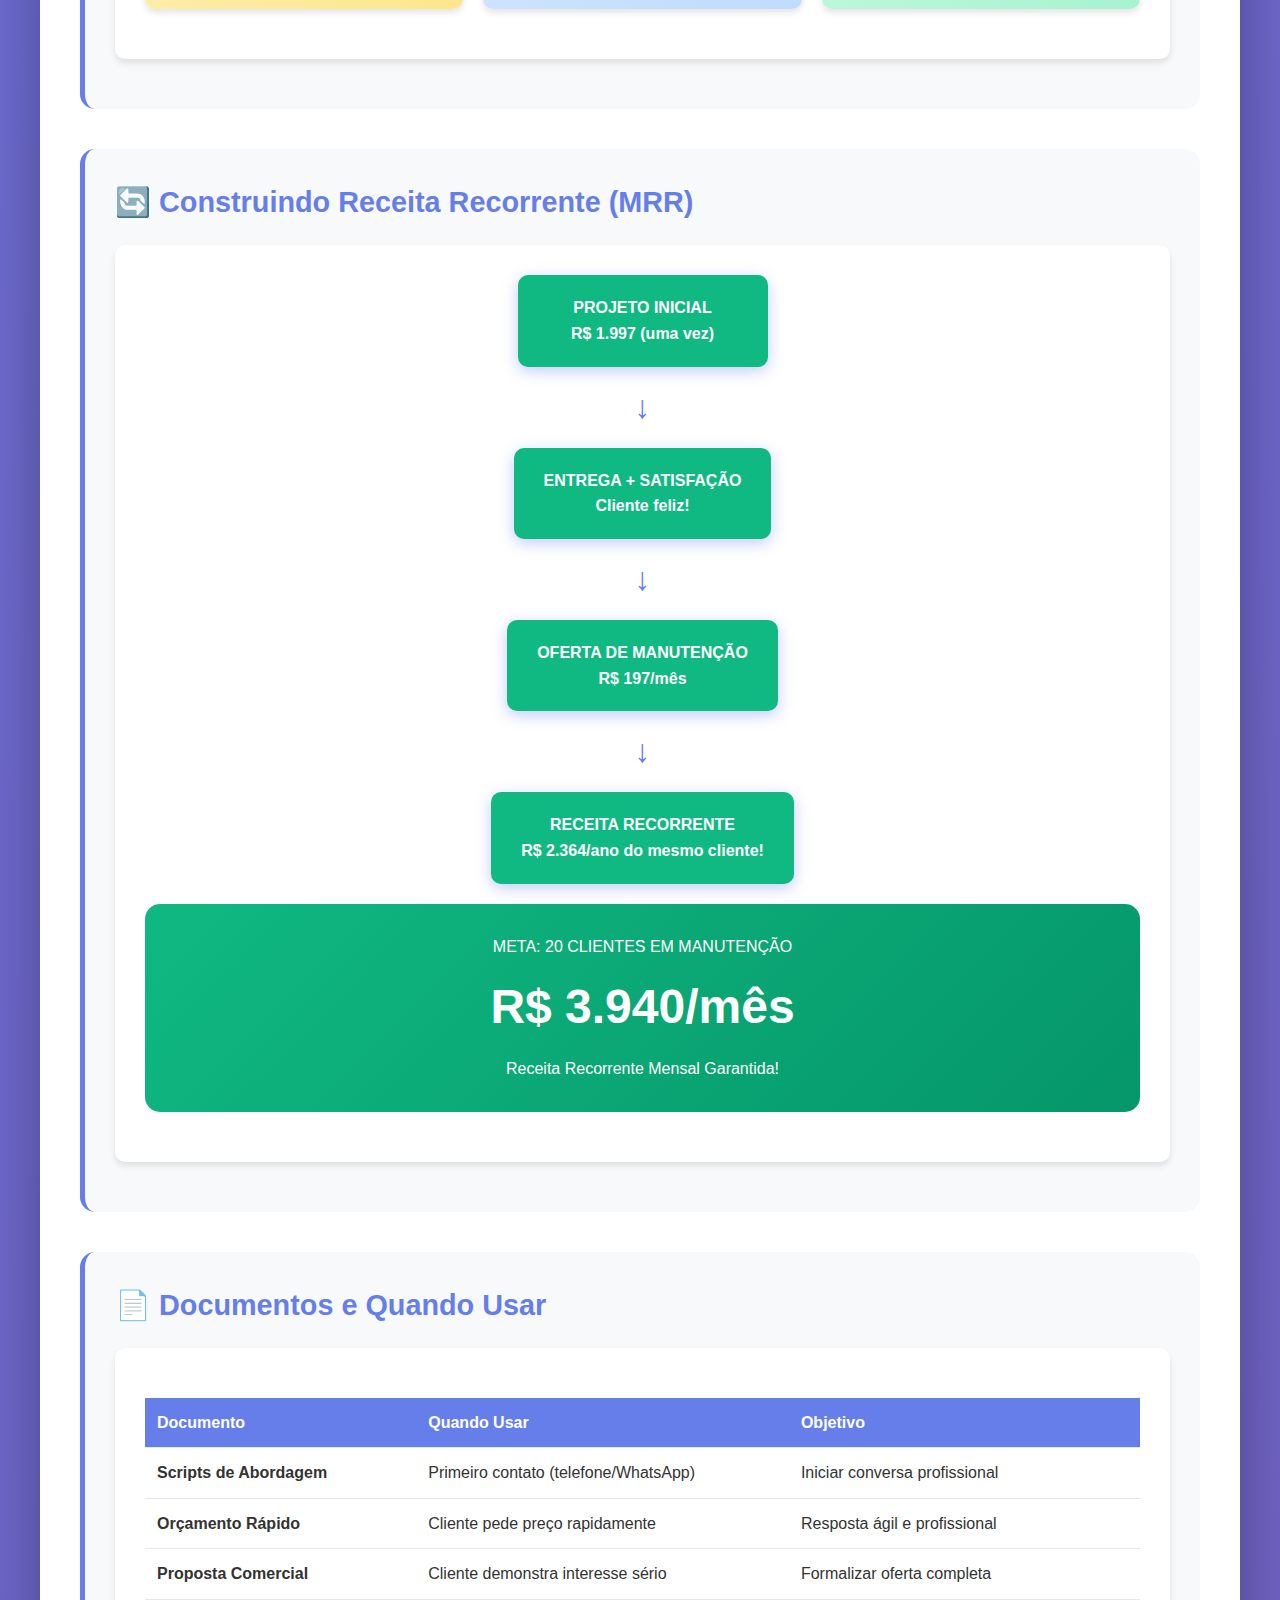
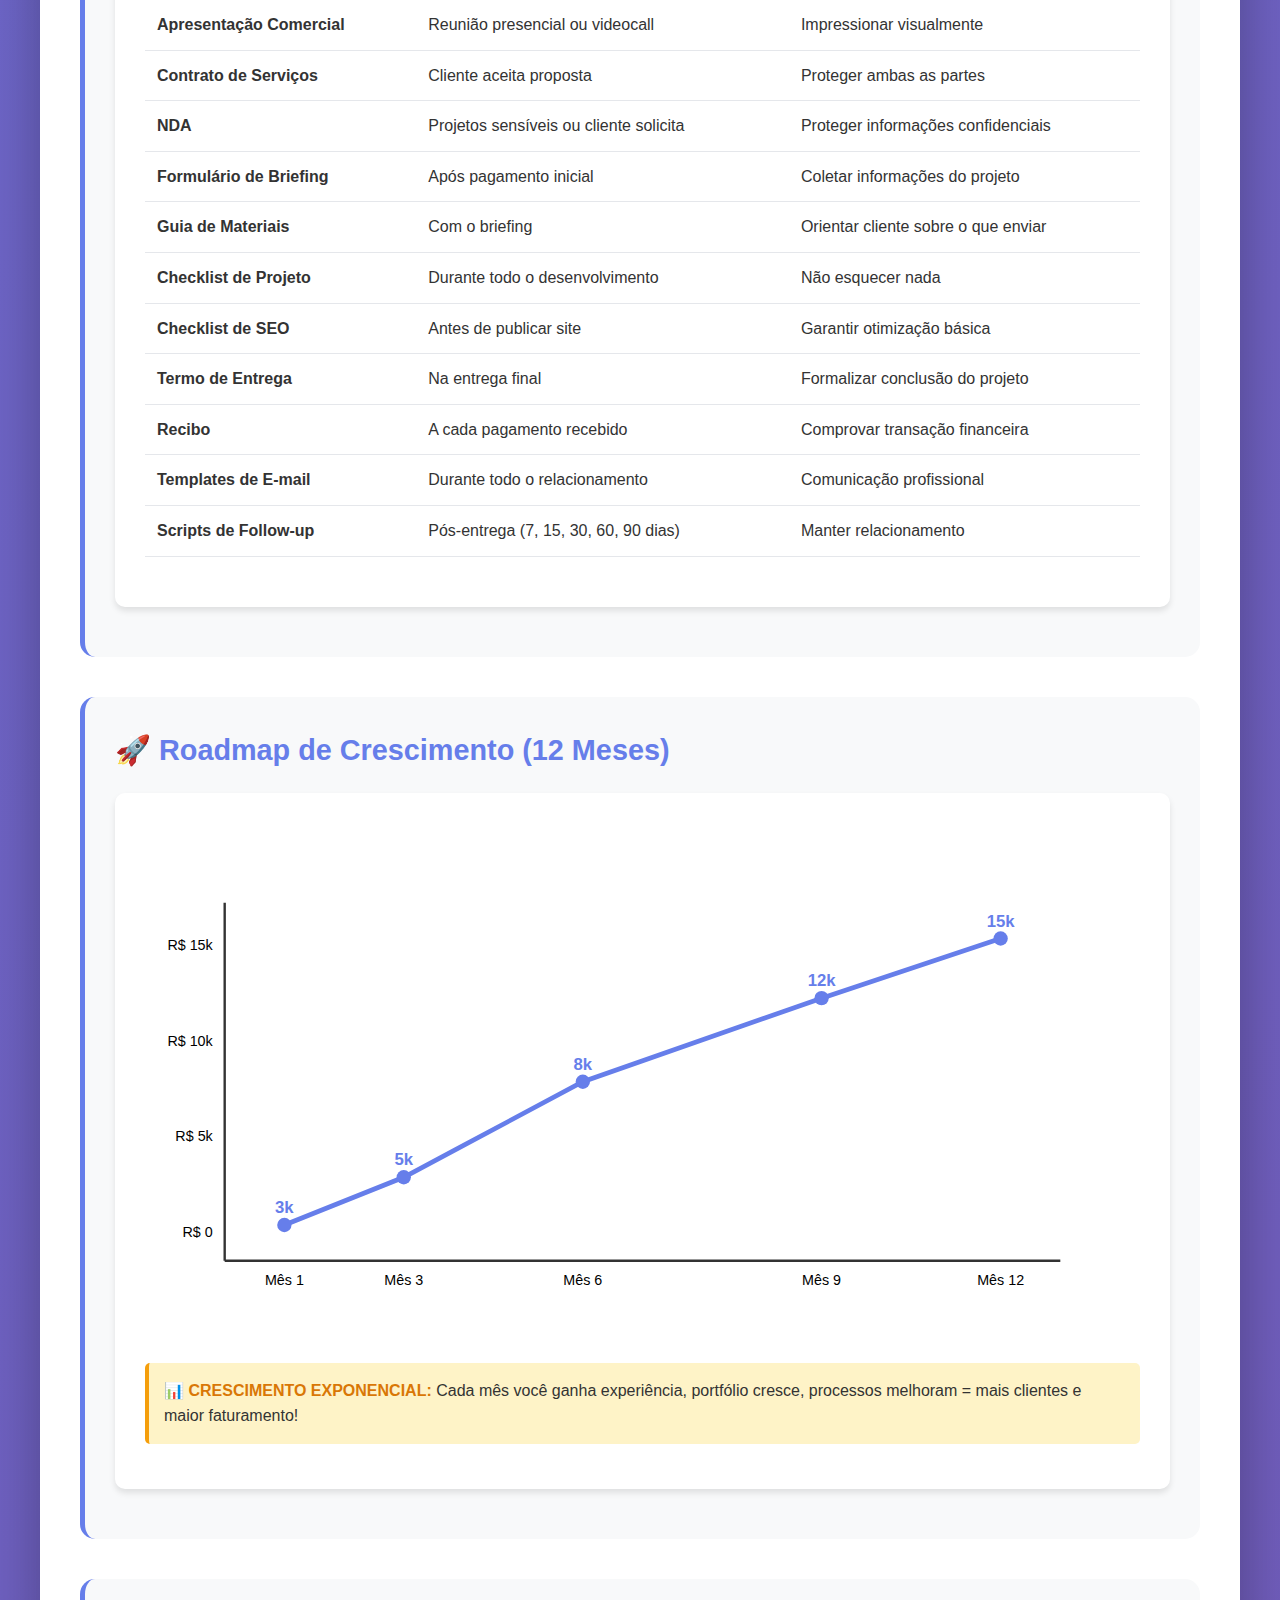
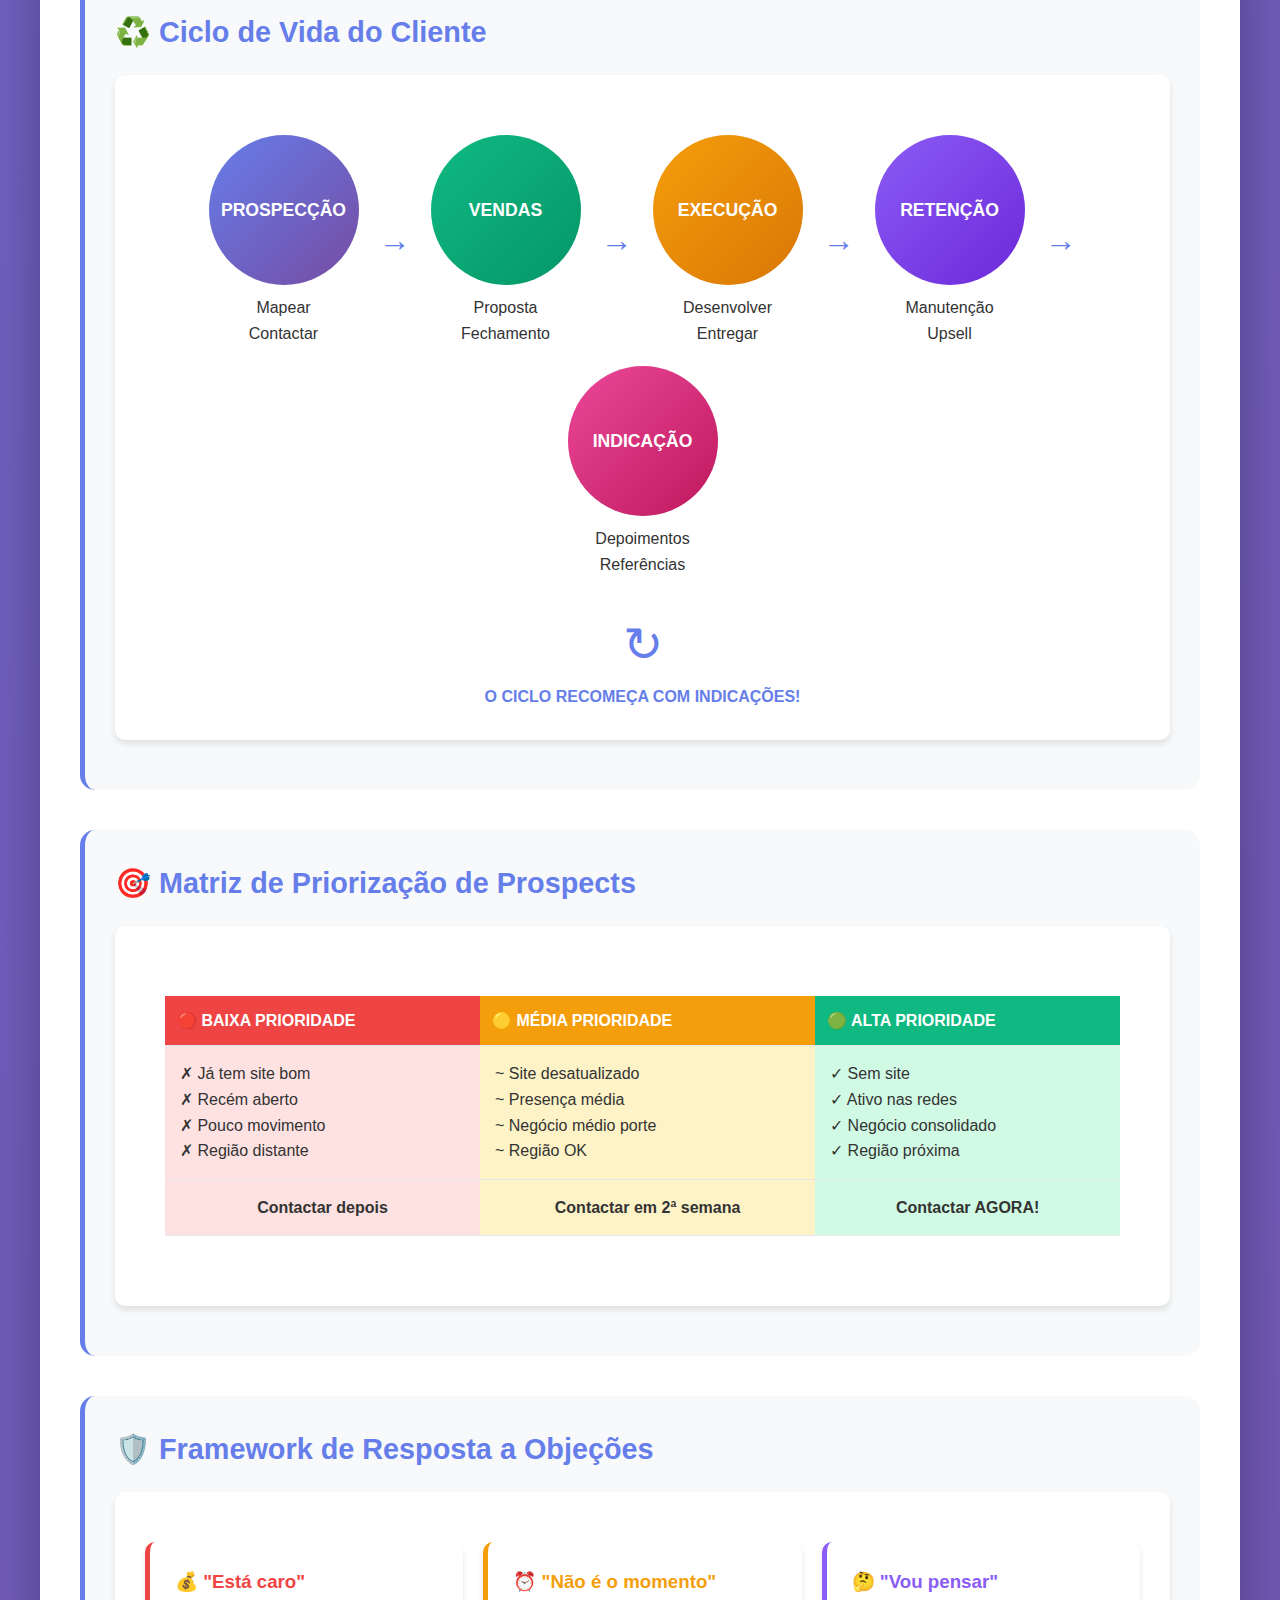
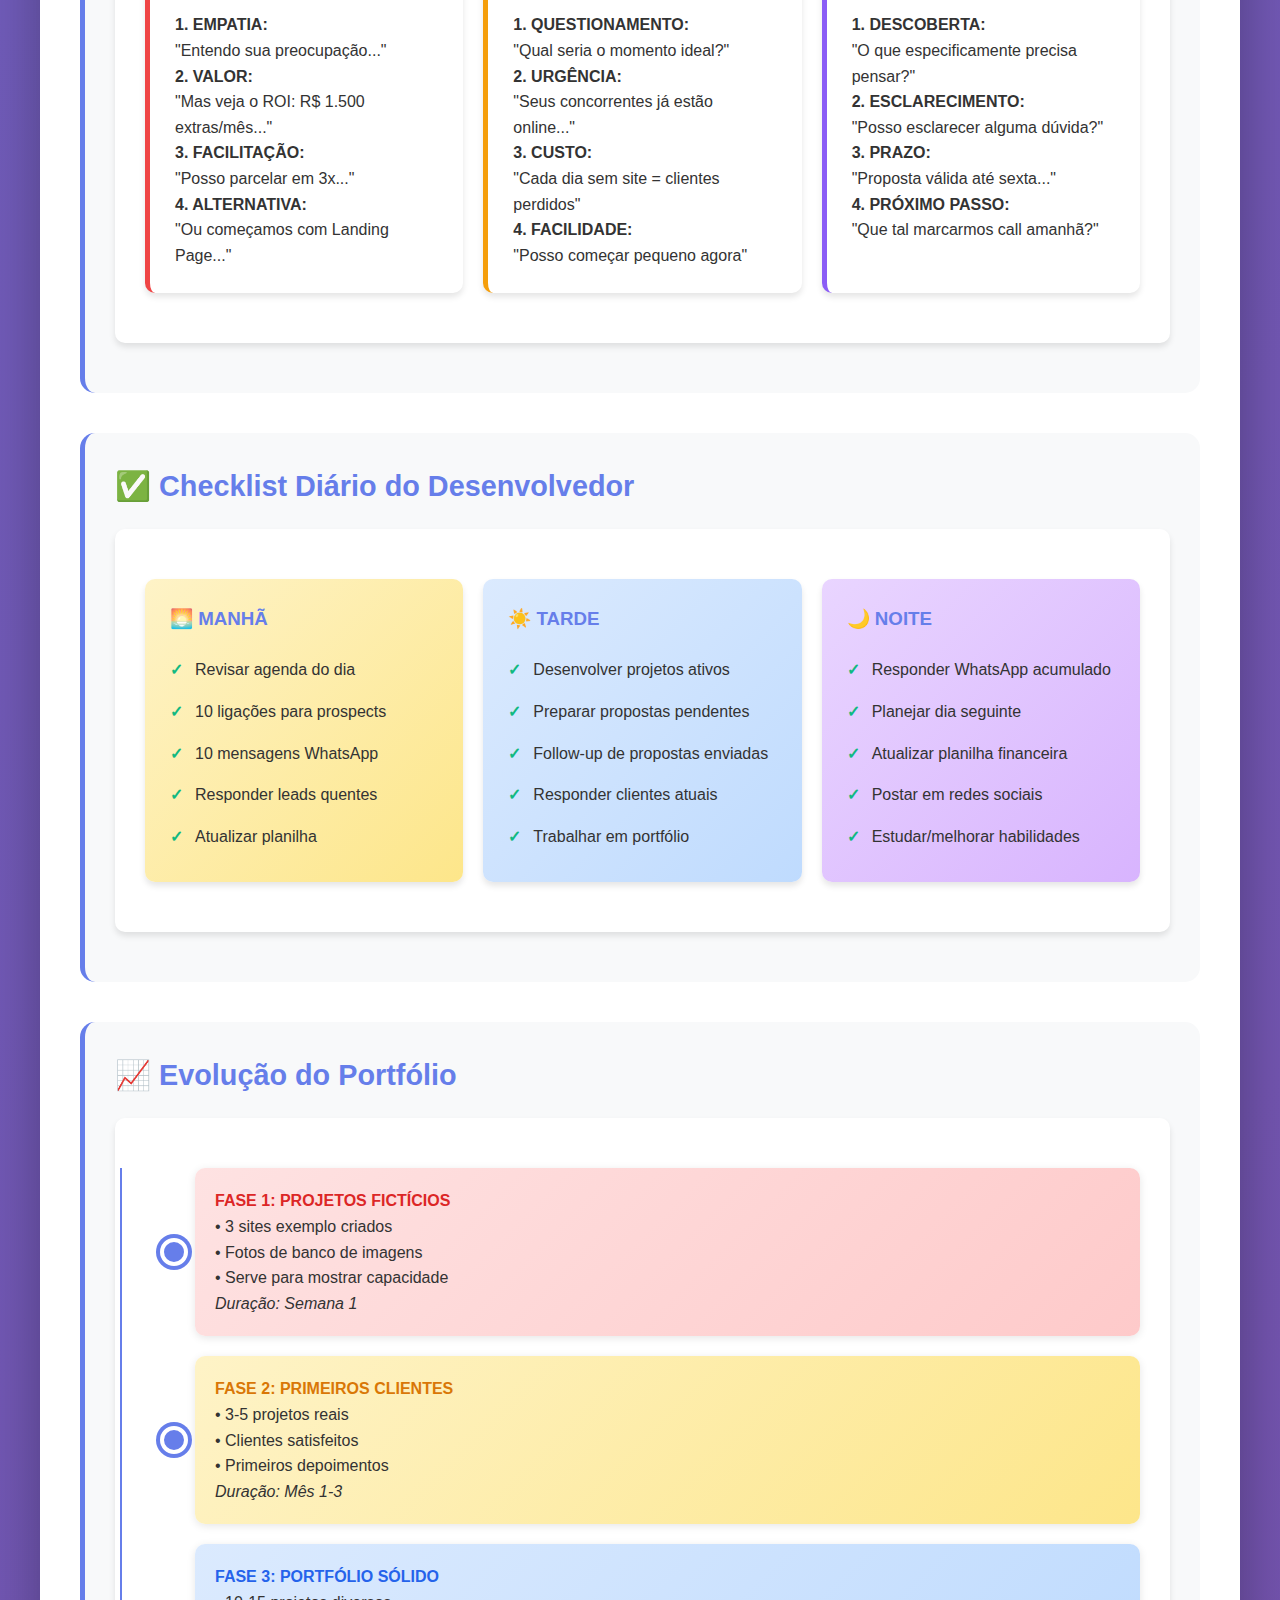
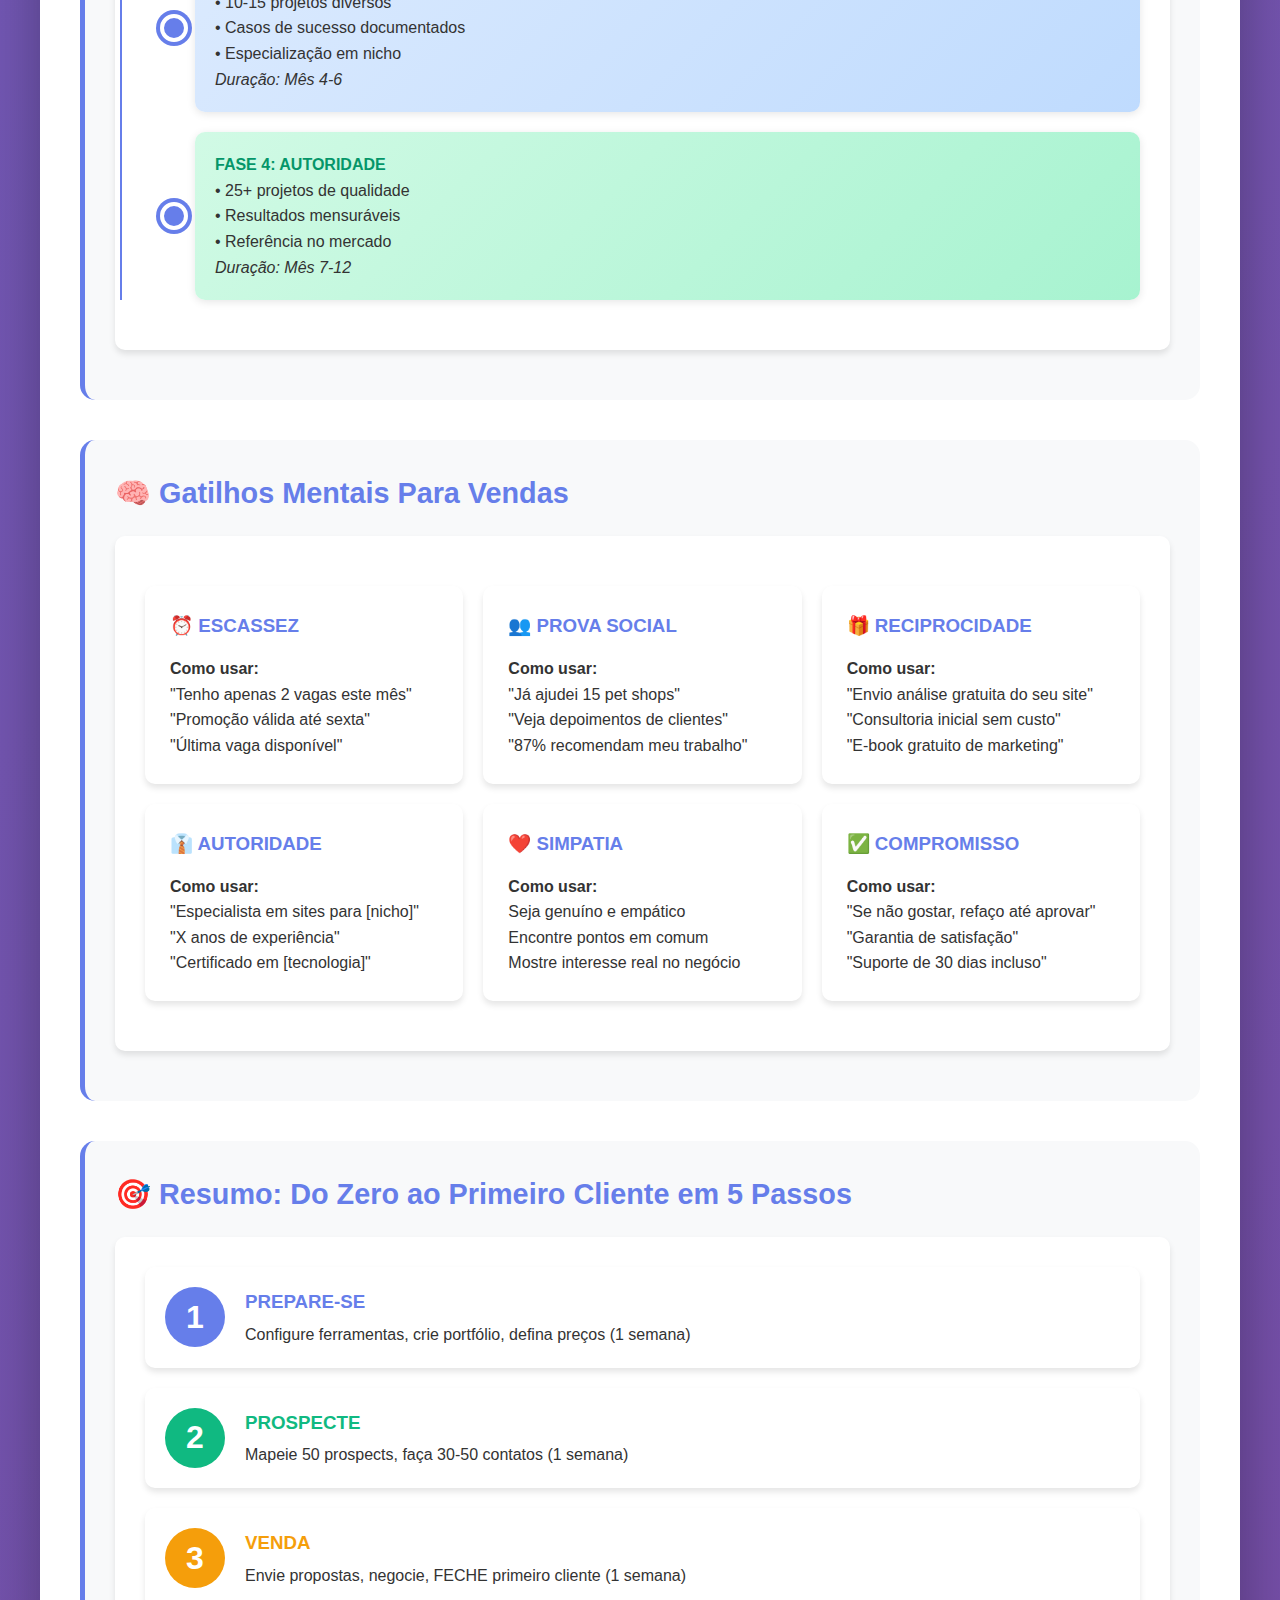
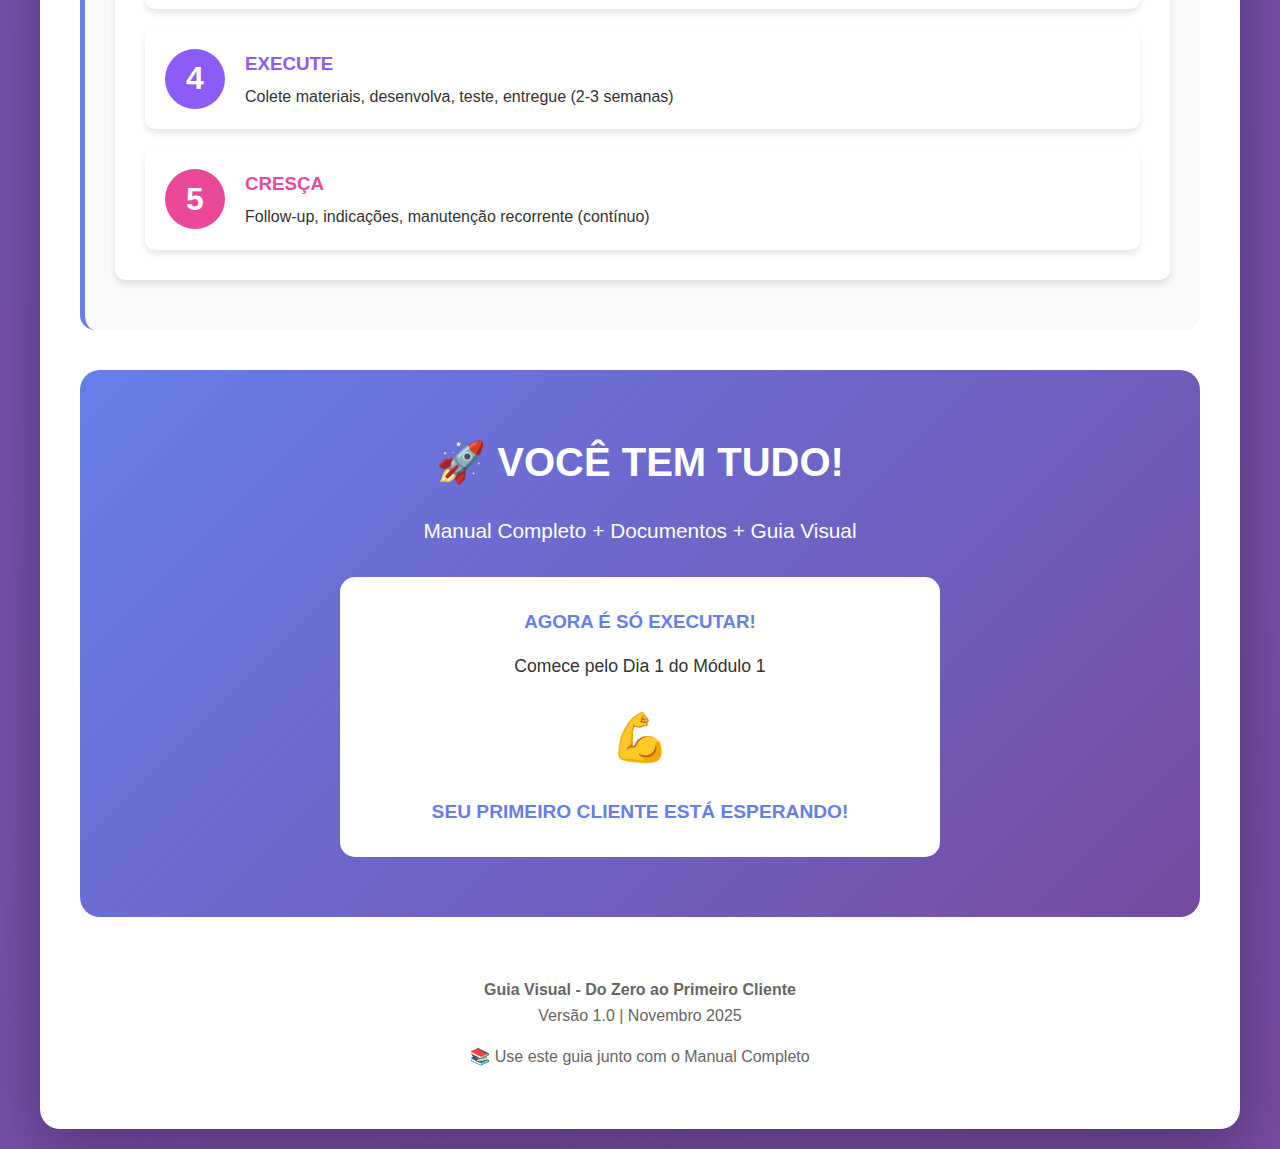
<file: artefatos/guia.html>
<!DOCTYPE html>
<html lang="pt-BR">

<head>
    <meta charset="UTF-8">
    <meta name="viewport" content="width=device-width, initial-scale=1.0">
    <title>Guia Visual - Do Zero ao Primeiro Cliente</title>
    <style>
        * {
            margin: 0;
            padding: 0;
            box-sizing: border-box;
        }

        body {
            font-family: 'Segoe UI', Tahoma, Geneva, Verdana, sans-serif;
            line-height: 1.6;
            color: #333;
            background: linear-gradient(135deg, #667eea 0%, #764ba2 100%);
            padding: 20px;
        }

        .container {
            max-width: 1200px;
            margin: 0 auto;
            background: white;
            border-radius: 20px;
            padding: 40px;
            box-shadow: 0 20px 60px rgba(0, 0, 0, 0.3);
        }

        h1 {
            text-align: center;
            color: #667eea;
            font-size: 2.5em;
            margin-bottom: 10px;
            text-shadow: 2px 2px 4px rgba(0, 0, 0, 0.1);
        }

        .subtitle {
            text-align: center;
            color: #666;
            font-size: 1.2em;
            margin-bottom: 40px;
        }

        .section {
            margin: 40px 0;
            padding: 30px;
            background: #f8f9fa;
            border-radius: 15px;
            border-left: 5px solid #667eea;
        }

        .section h2 {
            color: #667eea;
            margin-bottom: 20px;
            font-size: 1.8em;
        }

        .diagram {
            background: white;
            padding: 30px;
            border-radius: 10px;
            margin: 20px 0;
            box-shadow: 0 4px 6px rgba(0, 0, 0, 0.1);
        }

        .timeline {
            position: relative;
            padding-left: 50px;
        }

        .timeline-item {
            position: relative;
            padding: 20px;
            margin: 20px 0;
            background: white;
            border-radius: 10px;
            box-shadow: 0 2px 8px rgba(0, 0, 0, 0.1);
        }

        .timeline-item::before {
            content: '';
            position: absolute;
            left: -35px;
            top: 50%;
            transform: translateY(-50%);
            width: 20px;
            height: 20px;
            background: #667eea;
            border-radius: 50%;
            border: 4px solid white;
            box-shadow: 0 0 0 4px #667eea;
        }

        .timeline::before {
            content: '';
            position: absolute;
            left: -25px;
            top: 0;
            bottom: 0;
            width: 2px;
            background: #667eea;
        }

        .flow-chart {
            display: flex;
            flex-direction: column;
            gap: 15px;
            align-items: center;
        }

        .flow-box {
            padding: 20px 30px;
            background: linear-gradient(135deg, #667eea 0%, #764ba2 100%);
            color: white;
            border-radius: 10px;
            text-align: center;
            font-weight: bold;
            min-width: 250px;
            box-shadow: 0 4px 15px rgba(102, 126, 234, 0.4);
            transition: transform 0.3s;
        }

        .flow-box:hover {
            transform: translateY(-5px);
        }

        .flow-arrow {
            font-size: 2em;
            color: #667eea;
            font-weight: bold;
        }

        .grid-3 {
            display: grid;
            grid-template-columns: repeat(auto-fit, minmax(300px, 1fr));
            gap: 20px;
            margin: 20px 0;
        }

        .card {
            background: white;
            padding: 25px;
            border-radius: 10px;
            box-shadow: 0 4px 6px rgba(0, 0, 0, 0.1);
            transition: transform 0.3s, box-shadow 0.3s;
        }

        .card:hover {
            transform: translateY(-5px);
            box-shadow: 0 8px 15px rgba(0, 0, 0, 0.2);
        }

        .card h3 {
            color: #667eea;
            margin-bottom: 15px;
        }

        .card ul {
            list-style: none;
            padding-left: 0;
        }

        .card li {
            padding: 8px 0;
            padding-left: 25px;
            position: relative;
        }

        .card li::before {
            content: '✓';
            position: absolute;
            left: 0;
            color: #10b981;
            font-weight: bold;
        }

        .funnel {
            display: flex;
            flex-direction: column;
            align-items: center;
            gap: 15px;
        }

        .funnel-stage {
            padding: 15px 30px;
            background: linear-gradient(135deg, #667eea 0%, #764ba2 100%);
            color: white;
            border-radius: 5px;
            text-align: center;
            font-weight: bold;
            transition: transform 0.3s;
        }

        .funnel-stage:hover {
            transform: scale(1.05);
        }

        .funnel-stage:nth-child(1) {
            width: 90%;
        }

        .funnel-stage:nth-child(2) {
            width: 75%;
        }

        .funnel-stage:nth-child(3) {
            width: 60%;
        }

        .funnel-stage:nth-child(4) {
            width: 45%;
        }

        .funnel-stage:nth-child(5) {
            width: 30%;
        }

        .funnel-stage:nth-child(6) {
            width: 20%;
        }

        .process-flow {
            display: grid;
            grid-template-columns: repeat(auto-fit, minmax(200px, 1fr));
            gap: 15px;
        }

        .process-step {
            background: white;
            padding: 20px;
            border-radius: 10px;
            text-align: center;
            border: 3px solid #667eea;
            position: relative;
        }

        .process-step::after {
            content: '→';
            position: absolute;
            right: -25px;
            top: 50%;
            transform: translateY(-50%);
            font-size: 2em;
            color: #667eea;
            font-weight: bold;
        }

        .process-step:last-child::after {
            content: '';
        }

        .step-number {
            display: inline-block;
            width: 40px;
            height: 40px;
            background: #667eea;
            color: white;
            border-radius: 50%;
            line-height: 40px;
            margin-bottom: 10px;
            font-weight: bold;
        }

        .metric-box {
            background: linear-gradient(135deg, #10b981 0%, #059669 100%);
            color: white;
            padding: 30px;
            border-radius: 15px;
            text-align: center;
            margin: 20px 0;
        }

        .metric-number {
            font-size: 3em;
            font-weight: bold;
            margin: 10px 0;
        }

        .comparison {
            display: grid;
            grid-template-columns: 1fr 1fr;
            gap: 20px;
            margin: 20px 0;
        }

        .comparison-item {
            padding: 25px;
            border-radius: 10px;
        }

        .comparison-good {
            background: #d1fae5;
            border: 2px solid #10b981;
        }

        .comparison-bad {
            background: #fee2e2;
            border: 2px solid #ef4444;
        }

        .comparison h4 {
            margin-bottom: 15px;
            font-size: 1.3em;
        }

        .comparison-good h4 {
            color: #059669;
        }

        .comparison-bad h4 {
            color: #dc2626;
        }

        @media (max-width: 768px) {
            .container {
                padding: 20px;
            }

            h1 {
                font-size: 1.8em;
            }

            .grid-3 {
                grid-template-columns: 1fr;
            }

            .comparison {
                grid-template-columns: 1fr;
            }

            .process-flow {
                grid-template-columns: 1fr;
            }

            .process-step::after {
                content: '↓';
                right: 50%;
                top: auto;
                bottom: -35px;
                transform: translateX(50%);
            }
        }

        .note {
            background: #fef3c7;
            border-left: 4px solid #f59e0b;
            padding: 15px;
            margin: 15px 0;
            border-radius: 5px;
        }

        .note strong {
            color: #d97706;
        }

        table {
            width: 100%;
            border-collapse: collapse;
            margin: 20px 0;
        }

        th,
        td {
            padding: 12px;
            text-align: left;
            border-bottom: 1px solid #e5e7eb;
        }

        th {
            background: #667eea;
            color: white;
            font-weight: bold;
        }

        tr:hover {
            background: #f3f4f6;
        }
    </style>
</head>

<body>
    <div class="container">
        <h1>📊 GUIA VISUAL</h1>
        <p class="subtitle">Do Zero ao Primeiro Cliente - Diagramas e Fluxogramas</p>

        <!-- VISÃO GERAL -->
        <div class="section">
            <h2>🎯 Visão Geral da Jornada (5 Semanas)</h2>
            <div class="diagram">
                <div class="timeline">
                    <div class="timeline-item">
                        <strong>SEMANA 1 - PREPARAÇÃO</strong>
                        <p>Configure ferramentas, defina preços, crie portfólio</p>
                    </div>
                    <div class="timeline-item">
                        <strong>SEMANA 2 - PROSPECÇÃO</strong>
                        <p>Mapeie 50 prospects, faça 30-50 contatos</p>
                    </div>
                    <div class="timeline-item">
                        <strong>SEMANA 3 - VENDAS</strong>
                        <p>Envie propostas, negocie, FECHE o primeiro cliente</p>
                    </div>
                    <div class="timeline-item">
                        <strong>SEMANAS 4-5 - EXECUÇÃO</strong>
                        <p>Colete materiais, desenvolva, entregue projeto</p>
                    </div>
                    <div class="timeline-item">
                        <strong>PÓS-ENTREGA - CRESCIMENTO</strong>
                        <p>Follow-up, indicações, receita recorrente</p>
                    </div>
                </div>
            </div>
        </div>

        <!-- FUNIL DE VENDAS -->
        <div class="section">
            <h2>🔄 Funil de Vendas Completo</h2>
            <div class="diagram">
                <div class="funnel">
                    <div class="funnel-stage">50 PROSPECTS MAPEADOS</div>
                    <div class="funnel-stage">30-40 CONTATOS REALIZADOS</div>
                    <div class="funnel-stage">10-15 CONVERSAS INICIADAS</div>
                    <div class="funnel-stage">5-8 INTERESSADOS REAIS</div>
                    <div class="funnel-stage">2-3 PROPOSTAS ENVIADAS</div>
                    <div class="funnel-stage">1 CLIENTE FECHADO! 🎉</div>
                </div>
                <div class="metric-box">
                    <div>TAXA DE CONVERSÃO ESPERADA</div>
                    <div class="metric-number">2-5%</div>
                    <div>De contatos para clientes fechados</div>
                </div>
            </div>
        </div>

        <!-- PROCESSO DE VENDAS -->
        <div class="section">
            <h2>💼 Processo de Vendas Detalhado</h2>
            <div class="diagram">
                <div class="flow-chart">
                    <div class="flow-box">1. MAPEAMENTO<br>Encontre 50 prospects no Google Maps</div>
                    <div class="flow-arrow">↓</div>
                    <div class="flow-box">2. PRIMEIRO CONTATO<br>Ligue ou envie WhatsApp com script</div>
                    <div class="flow-arrow">↓</div>
                    <div class="flow-box">3. QUALIFICAÇÃO<br>Identifique necessidade e interesse</div>
                    <div class="flow-arrow">↓</div>
                    <div class="flow-box">4. PROPOSTA<br>Envie proposta personalizada</div>
                    <div class="flow-arrow">↓</div>
                    <div class="flow-box">5. FOLLOW-UP<br>Acompanhe após 24-48h</div>
                    <div class="flow-arrow">↓</div>
                    <div class="flow-box">6. NEGOCIAÇÃO<br>Responda objeções, facilite pagamento</div>
                    <div class="flow-arrow">↓</div>
                    <div class="flow-box">7. FECHAMENTO<br>Contrato + Pagamento = CLIENTE! 🎉</div>
                </div>
            </div>
        </div>

        <!-- PROCESSO DE EXECUÇÃO -->
        <div class="section">
            <h2>⚙️ Processo de Execução do Projeto</h2>
            <div class="diagram">
                <div class="process-flow">
                    <div class="process-step">
                        <div class="step-number">1</div>
                        <strong>BRIEFING</strong>
                        <p>2-3 dias</p>
                    </div>
                    <div class="process-step">
                        <div class="step-number">2</div>
                        <strong>DESIGN</strong>
                        <p>3-5 dias</p>
                    </div>
                    <div class="process-step">
                        <div class="step-number">3</div>
                        <strong>APROVAÇÃO</strong>
                        <p>1-2 dias</p>
                    </div>
                    <div class="process-step">
                        <div class="step-number">4</div>
                        <strong>DESENVOLVIMENTO</strong>
                        <p>5-7 dias</p>
                    </div>
                    <div class="process-step">
                        <div class="step-number">5</div>
                        <strong>TESTES</strong>
                        <p>1-2 dias</p>
                    </div>
                    <div class="process-step">
                        <div class="step-number">6</div>
                        <strong>ENTREGA</strong>
                        <p>1 dia</p>
                    </div>
                </div>
                <div class="note">
                    <strong>⏱️ PRAZO TOTAL:</strong> 15-20 dias úteis (3-4 semanas)
                </div>
            </div>
        </div>

        <!-- ESTRUTURA DE PREÇOS -->
        <div class="section">
            <h2>💰 Estrutura de Preços Sugerida</h2>
            <div class="diagram">
                <div class="grid-3">
                    <div class="card">
                        <h3>🌟 LANDING PAGE</h3>
                        <div style="font-size: 2em; color: #667eea; font-weight: bold; margin: 15px 0;">R$ 897</div>
                        <ul>
                            <li>1 página otimizada</li>
                            <li>Design responsivo</li>
                            <li>Formulário de contato</li>
                            <li>WhatsApp integrado</li>
                            <li>2 revisões incluídas</li>
                            <li>Entrega: 7 dias</li>
                        </ul>
                    </div>
                    <div class="card">
                        <h3>🚀 SITE INSTITUCIONAL</h3>
                        <div style="font-size: 2em; color: #667eea; font-weight: bold; margin: 15px 0;">R$ 1.997</div>
                        <ul>
                            <li>Até 5 páginas</li>
                            <li>Design profissional</li>
                            <li>Google Maps</li>
                            <li>Galeria de fotos</li>
                            <li>SEO otimizado</li>
                            <li>3 revisões incluídas</li>
                            <li>Entrega: 15 dias</li>
                        </ul>
                    </div>
                    <div class="card">
                        <h3>💎 SITE PREMIUM</h3>
                        <div style="font-size: 2em; color: #667eea; font-weight: bold; margin: 15px 0;">R$ 3.497</div>
                        <ul>
                            <li>Tudo do Institucional</li>
                            <li>Sistema de agendamento</li>
                            <li>Blog integrado</li>
                            <li>Chat online</li>
                            <li>Painel administrativo</li>
                            <li>5 revisões incluídas</li>
                            <li>Entrega: 20-25 dias</li>
                        </ul>
                    </div>
                </div>
            </div>
        </div>

        <!-- CRONOGRAMA SEMANAL -->
        <div class="section">
            <h2>📅 Cronograma Semanal de Atividades</h2>
            <div class="diagram">
                <table>
                    <thead>
                        <tr>
                            <th>Dia</th>
                            <th>Manhã (9h-12h)</th>
                            <th>Tarde (14h-17h)</th>
                            <th>Noite (19h-20h)</th>
                        </tr>
                    </thead>
                    <tbody>
                        <tr>
                            <td><strong>Segunda</strong></td>
                            <td>10 ligações + 10 WhatsApp</td>
                            <td>Respostas + Propostas</td>
                            <td>Follow-up + Planejamento</td>
                        </tr>
                        <tr>
                            <td><strong>Terça</strong></td>
                            <td>10 ligações + 10 WhatsApp</td>
                            <td>Respostas + Propostas</td>
                            <td>Follow-up + Planejamento</td>
                        </tr>
                        <tr>
                            <td><strong>Quarta</strong></td>
                            <td>10 ligações + 10 WhatsApp</td>
                            <td>Respostas + Propostas</td>
                            <td>Follow-up + Planejamento</td>
                        </tr>
                        <tr>
                            <td><strong>Quinta</strong></td>
                            <td>Desenvolvimento de projetos</td>
                            <td>Desenvolvimento de projetos</td>
                            <td>Respostas clientes</td>
                        </tr>
                        <tr>
                            <td><strong>Sexta</strong></td>
                            <td>Desenvolvimento de projetos</td>
                            <td>Follow-up intensivo</td>
                            <td>Fechamento de vendas</td>
                        </tr>
                    </tbody>
                </table>
                <div class="note">
                    <strong>💡 META SEMANAL:</strong> 30-50 contatos | 5-10 conversas | 1-2 propostas | Foco em fechar!
                </div>
            </div>
        </div>

        <!-- MELHORES PRÁTICAS -->
        <div class="section">
            <h2>✅ Faça vs ❌ Não Faça</h2>
            <div class="diagram">
                <div class="comparison">
                    <div class="comparison-good">
                        <h4>✅ FAÇA</h4>
                        <ul>
                            <li>Seja persistente (follow-up)</li>
                            <li>Personalize cada proposta</li>
                            <li>Mostre resultados/benefícios</li>
                            <li>Facilite o pagamento</li>
                            <li>Cumpra prazos prometidos</li>
                            <li>Comunique-se regularmente</li>
                            <li>Peça feedback sempre</li>
                            <li>Documente tudo</li>
                            <li>Aprenda com cada projeto</li>
                            <li>Celebre pequenas vitórias</li>
                        </ul>
                    </div>
                    <div class="comparison-bad">
                        <h4>❌ NÃO FAÇA</h4>
                        <ul>
                            <li>Desistir após poucos "nãos"</li>
                            <li>Enviar proposta genérica</li>
                            <li>Focar só em recursos técnicos</li>
                            <li>Ser inflexível no pagamento</li>
                            <li>Prometer o que não pode cumprir</li>
                            <li>Sumir após vender</li>
                            <li>Ignorar críticas construtivas</li>
                            <li>Começar sem contrato</li>
                            <li>Repetir mesmos erros</li>
                            <li>Ser muito autocrítico</li>
                        </ul>
                    </div>
                </div>
            </div>
        </div>

        <!-- MÉTRICAS DE SUCESSO -->
        <div class="section">
            <h2>📈 Métricas de Sucesso por Período</h2>
            <div class="diagram">
                <div class="grid-3">
                    <div class="card" style="background: linear-gradient(135deg, #fef3c7 0%, #fde68a 100%);">
                        <h3>MÊS 1-3</h3>
                        <h4 style="color: #d97706;">FUNDAÇÃO</h4>
                        <ul style="list-style: none; padding: 0;">
                            <li>✓ 3-5 clientes fechados</li>
                            <li>✓ R$ 4.000-6.000/mês</li>
                            <li>✓ Portfólio real criado</li>
                            <li>✓ 3-5 em manutenção</li>
                            <li>✓ Processos definidos</li>
                        </ul>
                    </div>
                    <div class="card" style="background: linear-gradient(135deg, #dbeafe 0%, #bfdbfe 100%);">
                        <h3>MÊS 4-6</h3>
                        <h4 style="color: #2563eb;">TRAÇÃO</h4>
                        <ul style="list-style: none; padding: 0;">
                            <li>✓ 10-15 clientes totais</li>
                            <li>✓ R$ 6.000-10.000/mês</li>
                            <li>✓ Presença online forte</li>
                            <li>✓ 8-12 em manutenção</li>
                            <li>✓ Parcerias formadas</li>
                        </ul>
                    </div>
                    <div class="card" style="background: linear-gradient(135deg, #d1fae5 0%, #a7f3d0 100%);">
                        <h3>MÊS 7-12</h3>
                        <h4 style="color: #059669;">ESCALA</h4>
                        <ul style="list-style: none; padding: 0;">
                            <li>✓ 25-35 clientes totais</li>
                            <li>✓ R$ 10.000-16.000/mês</li>
                            <li>✓ Autoridade no nicho</li>
                            <li>✓ 15-20 em manutenção</li>
                            <li>✓ Processos otimizados</li>
                        </ul>
                    </div>
                </div>
            </div>
        </div>

        <!-- CICLO DE RECEITA RECORRENTE -->
        <div class="section">
            <h2>🔄 Construindo Receita Recorrente (MRR)</h2>
            <div class="diagram">
                <div class="flow-chart">
                    <div class="flow-box" style="background: #10b981;">PROJETO INICIAL<br>R$ 1.997 (uma vez)</div>
                    <div class="flow-arrow">↓</div>
                    <div class="flow-box" style="background: #10b981;">ENTREGA + SATISFAÇÃO<br>Cliente feliz!</div>
                    <div class="flow-arrow">↓</div>
                    <div class="flow-box" style="background: #10b981;">OFERTA DE MANUTENÇÃO<br>R$ 197/mês</div>
                    <div class="flow-arrow">↓</div>
                    <div class="flow-box" style="background: #10b981;">RECEITA RECORRENTE<br>R$ 2.364/ano do mesmo
                        cliente!</div>
                </div>
                <div class="metric-box">
                    <div>META: 20 CLIENTES EM MANUTENÇÃO</div>
                    <div class="metric-number">R$ 3.940/mês</div>
                    <div>Receita Recorrente Mensal Garantida!</div>
                </div>
            </div>
        </div>

        <!-- DOCUMENTOS E QUANDO USAR -->
        <div class="section">
            <h2>📄 Documentos e Quando Usar</h2>
            <div class="diagram">
                <table>
                    <thead>
                        <tr>
                            <th>Documento</th>
                            <th>Quando Usar</th>
                            <th>Objetivo</th>
                        </tr>
                    </thead>
                    <tbody>
                        <tr>
                            <td><strong>Scripts de Abordagem</strong></td>
                            <td>Primeiro contato (telefone/WhatsApp)</td>
                            <td>Iniciar conversa profissional</td>
                        </tr>
                        <tr>
                            <td><strong>Orçamento Rápido</strong></td>
                            <td>Cliente pede preço rapidamente</td>
                            <td>Resposta ágil e profissional</td>
                        </tr>
                        <tr>
                            <td><strong>Proposta Comercial</strong></td>
                            <td>Cliente demonstra interesse sério</td>
                            <td>Formalizar oferta completa</td>
                        </tr>
                        <tr>
                            <td><strong>Apresentação Comercial</strong></td>
                            <td>Reunião presencial ou videocall</td>
                            <td>Impressionar visualmente</td>
                        </tr>
                        <tr>
                            <td><strong>Contrato de Serviços</strong></td>
                            <td>Cliente aceita proposta</td>
                            <td>Proteger ambas as partes</td>
                        </tr>
                        <tr>
                            <td><strong>NDA</strong></td>
                            <td>Projetos sensíveis ou cliente solicita</td>
                            <td>Proteger informações confidenciais</td>
                        </tr>
                        <tr>
                            <td><strong>Formulário de Briefing</strong></td>
                            <td>Após pagamento inicial</td>
                            <td>Coletar informações do projeto</td>
                        </tr>
                        <tr>
                            <td><strong>Guia de Materiais</strong></td>
                            <td>Com o briefing</td>
                            <td>Orientar cliente sobre o que enviar</td>
                        </tr>
                        <tr>
                            <td><strong>Checklist de Projeto</strong></td>
                            <td>Durante todo o desenvolvimento</td>
                            <td>Não esquecer nada</td>
                        </tr>
                        <tr>
                            <td><strong>Checklist de SEO</strong></td>
                            <td>Antes de publicar site</td>
                            <td>Garantir otimização básica</td>
                        </tr>
                        <tr>
                            <td><strong>Termo de Entrega</strong></td>
                            <td>Na entrega final</td>
                            <td>Formalizar conclusão do projeto</td>
                        </tr>
                        <tr>
                            <td><strong>Recibo</strong></td>
                            <td>A cada pagamento recebido</td>
                            <td>Comprovar transação financeira</td>
                        </tr>
                        <tr>
                            <td><strong>Templates de E-mail</strong></td>
                            <td>Durante todo o relacionamento</td>
                            <td>Comunicação profissional</td>
                        </tr>
                        <tr>
                            <td><strong>Scripts de Follow-up</strong></td>
                            <td>Pós-entrega (7, 15, 30, 60, 90 dias)</td>
                            <td>Manter relacionamento</td>
                        </tr>
                    </tbody>
                </table>
            </div>
        </div>

        <!-- ROADMAP DE CRESCIMENTO -->
        <div class="section">
            <h2>🚀 Roadmap de Crescimento (12 Meses)</h2>
            <div class="diagram">
                <div style="background: white; padding: 20px; border-radius: 10px;">
                    <svg viewBox="0 0 800 400" style="width: 100%; height: auto;">
                        <!-- Eixos -->
                        <line x1="50" y1="350" x2="750" y2="350" stroke="#333" stroke-width="2" />
                        <line x1="50" y1="50" x2="50" y2="350" stroke="#333" stroke-width="2" />

                        <!-- Labels Eixo X -->
                        <text x="100" y="370" text-anchor="middle" font-size="12">Mês 1</text>
                        <text x="200" y="370" text-anchor="middle" font-size="12">Mês 3</text>
                        <text x="350" y="370" text-anchor="middle" font-size="12">Mês 6</text>
                        <text x="550" y="370" text-anchor="middle" font-size="12">Mês 9</text>
                        <text x="700" y="370" text-anchor="middle" font-size="12">Mês 12</text>

                        <!-- Labels Eixo Y -->
                        <text x="40" y="330" text-anchor="end" font-size="12">R$ 0</text>
                        <text x="40" y="250" text-anchor="end" font-size="12">R$ 5k</text>
                        <text x="40" y="170" text-anchor="end" font-size="12">R$ 10k</text>
                        <text x="40" y="90" text-anchor="end" font-size="12">R$ 15k</text>

                        <!-- Linha de Crescimento -->
                        <polyline points="100,320 200,280 350,200 550,130 700,80" fill="none" stroke="#667eea"
                            stroke-width="4" />

                        <!-- Pontos de Dados -->
                        <circle cx="100" cy="320" r="6" fill="#667eea" />
                        <circle cx="200" cy="280" r="6" fill="#667eea" />
                        <circle cx="350" cy="200" r="6" fill="#667eea" />
                        <circle cx="550" cy="130" r="6" fill="#667eea" />
                        <circle cx="700" cy="80" r="6" fill="#667eea" />

                        <!-- Valores -->
                        <text x="100" y="310" text-anchor="middle" font-size="14" font-weight="bold"
                            fill="#667eea">3k</text>
                        <text x="200" y="270" text-anchor="middle" font-size="14" font-weight="bold"
                            fill="#667eea">5k</text>
                        <text x="350" y="190" text-anchor="middle" font-size="14" font-weight="bold"
                            fill="#667eea">8k</text>
                        <text x="550" y="120" text-anchor="middle" font-size="14" font-weight="bold"
                            fill="#667eea">12k</text>
                        <text x="700" y="70" text-anchor="middle" font-size="14" font-weight="bold"
                            fill="#667eea">15k</text>
                    </svg>
                </div>
                <div class="note">
                    <strong>📊 CRESCIMENTO EXPONENCIAL:</strong> Cada mês você ganha experiência, portfólio cresce,
                    processos melhoram = mais clientes e maior faturamento!
                </div>
            </div>
        </div>

        <!-- CICLO DE VIDA DO CLIENTE -->
        <div class="section">
            <h2>♻️ Ciclo de Vida do Cliente</h2>
            <div class="diagram">
                <div style="display: flex; flex-wrap: wrap; justify-content: center; gap: 20px; margin: 30px 0;">
                    <div style="text-align: center;">
                        <div
                            style="width: 150px; height: 150px; border-radius: 50%; background: linear-gradient(135deg, #667eea 0%, #764ba2 100%); display: flex; align-items: center; justify-content: center; color: white; font-weight: bold; font-size: 1.1em; margin: 0 auto;">
                            PROSPECÇÃO</div>
                        <p style="margin-top: 10px;">Mapear<br>Contactar</p>
                    </div>
                    <div style="align-self: center; font-size: 2em; color: #667eea;">→</div>
                    <div style="text-align: center;">
                        <div
                            style="width: 150px; height: 150px; border-radius: 50%; background: linear-gradient(135deg, #10b981 0%, #059669 100%); display: flex; align-items: center; justify-content: center; color: white; font-weight: bold; font-size: 1.1em; margin: 0 auto;">
                            VENDAS</div>
                        <p style="margin-top: 10px;">Proposta<br>Fechamento</p>
                    </div>
                    <div style="align-self: center; font-size: 2em; color: #667eea;">→</div>
                    <div style="text-align: center;">
                        <div
                            style="width: 150px; height: 150px; border-radius: 50%; background: linear-gradient(135deg, #f59e0b 0%, #d97706 100%); display: flex; align-items: center; justify-content: center; color: white; font-weight: bold; font-size: 1.1em; margin: 0 auto;">
                            EXECUÇÃO</div>
                        <p style="margin-top: 10px;">Desenvolver<br>Entregar</p>
                    </div>
                    <div style="align-self: center; font-size: 2em; color: #667eea;">→</div>
                    <div style="text-align: center;">
                        <div
                            style="width: 150px; height: 150px; border-radius: 50%; background: linear-gradient(135deg, #8b5cf6 0%, #6d28d9 100%); display: flex; align-items: center; justify-content: center; color: white; font-weight: bold; font-size: 1.1em; margin: 0 auto;">
                            RETENÇÃO</div>
                        <p style="margin-top: 10px;">Manutenção<br>Upsell</p>
                    </div>
                    <div style="align-self: center; font-size: 2em; color: #667eea;">→</div>
                    <div style="text-align: center;">
                        <div
                            style="width: 150px; height: 150px; border-radius: 50%; background: linear-gradient(135deg, #ec4899 0%, #be185d 100%); display: flex; align-items: center; justify-content: center; color: white; font-weight: bold; font-size: 1.1em; margin: 0 auto;">
                            INDICAÇÃO</div>
                        <p style="margin-top: 10px;">Depoimentos<br>Referências</p>
                    </div>
                </div>
                <div style="text-align: center; margin-top: 20px;">
                    <div style="font-size: 3em; color: #667eea;">↻</div>
                    <p style="font-weight: bold; color: #667eea;">O CICLO RECOMEÇA COM INDICAÇÕES!</p>
                </div>
            </div>
        </div>

        <!-- MATRIZ DE PRIORIZAÇÃO -->
        <div class="section">
            <h2>🎯 Matriz de Priorização de Prospects</h2>
            <div class="diagram">
                <div style="background: white; padding: 20px; border-radius: 10px;">
                    <table style="border-collapse: separate; border-spacing: 0;">
                        <thead>
                            <tr>
                                <th style="background: #ef4444; color: white;">🔴 BAIXA PRIORIDADE</th>
                                <th style="background: #f59e0b; color: white;">🟡 MÉDIA PRIORIDADE</th>
                                <th style="background: #10b981; color: white;">🟢 ALTA PRIORIDADE</th>
                            </tr>
                        </thead>
                        <tbody>
                            <tr>
                                <td style="background: #fee2e2; padding: 15px;">
                                    ✗ Já tem site bom<br>
                                    ✗ Recém aberto<br>
                                    ✗ Pouco movimento<br>
                                    ✗ Região distante
                                </td>
                                <td style="background: #fef3c7; padding: 15px;">
                                    ~ Site desatualizado<br>
                                    ~ Presença média<br>
                                    ~ Negócio médio porte<br>
                                    ~ Região OK
                                </td>
                                <td style="background: #d1fae5; padding: 15px;">
                                    ✓ Sem site<br>
                                    ✓ Ativo nas redes<br>
                                    ✓ Negócio consolidado<br>
                                    ✓ Região próxima
                                </td>
                            </tr>
                            <tr>
                                <td style="text-align: center; padding: 15px; background: #fee2e2;">
                                    <strong>Contactar depois</strong>
                                </td>
                                <td style="text-align: center; padding: 15px; background: #fef3c7;">
                                    <strong>Contactar em 2ª semana</strong>
                                </td>
                                <td style="text-align: center; padding: 15px; background: #d1fae5;">
                                    <strong>Contactar AGORA!</strong>
                                </td>
                            </tr>
                        </tbody>
                    </table>
                </div>
            </div>
        </div>

        <!-- RESPOSTA A OBJEÇÕES -->
        <div class="section">
            <h2>🛡️ Framework de Resposta a Objeções</h2>
            <div class="diagram">
                <div class="grid-3">
                    <div class="card" style="border-left: 5px solid #ef4444;">
                        <h3 style="color: #ef4444;">💰 "Está caro"</h3>
                        <p><strong>1. EMPATIA:</strong><br>"Entendo sua preocupação..."</p>
                        <p><strong>2. VALOR:</strong><br>"Mas veja o ROI: R$ 1.500 extras/mês..."</p>
                        <p><strong>3. FACILITAÇÃO:</strong><br>"Posso parcelar em 3x..."</p>
                        <p><strong>4. ALTERNATIVA:</strong><br>"Ou começamos com Landing Page..."</p>
                    </div>
                    <div class="card" style="border-left: 5px solid #f59e0b;">
                        <h3 style="color: #f59e0b;">⏰ "Não é o momento"</h3>
                        <p><strong>1. QUESTIONAMENTO:</strong><br>"Qual seria o momento ideal?"</p>
                        <p><strong>2. URGÊNCIA:</strong><br>"Seus concorrentes já estão online..."</p>
                        <p><strong>3. CUSTO:</strong><br>"Cada dia sem site = clientes perdidos"</p>
                        <p><strong>4. FACILIDADE:</strong><br>"Posso começar pequeno agora"</p>
                    </div>
                    <div class="card" style="border-left: 5px solid #8b5cf6;">
                        <h3 style="color: #8b5cf6;">🤔 "Vou pensar"</h3>
                        <p><strong>1. DESCOBERTA:</strong><br>"O que especificamente precisa pensar?"</p>
                        <p><strong>2. ESCLARECIMENTO:</strong><br>"Posso esclarecer alguma dúvida?"</p>
                        <p><strong>3. PRAZO:</strong><br>"Proposta válida até sexta..."</p>
                        <p><strong>4. PRÓXIMO PASSO:</strong><br>"Que tal marcarmos call amanhã?"</p>
                    </div>
                </div>
            </div>
        </div>

        <!-- CHECKLIST DIÁRIO -->
        <div class="section">
            <h2>✅ Checklist Diário do Desenvolvedor</h2>
            <div class="diagram">
                <div class="grid-3">
                    <div class="card" style="background: linear-gradient(135deg, #fef3c7 0%, #fde68a 100%);">
                        <h3>🌅 MANHÃ</h3>
                        <ul>
                            <li>Revisar agenda do dia</li>
                            <li>10 ligações para prospects</li>
                            <li>10 mensagens WhatsApp</li>
                            <li>Responder leads quentes</li>
                            <li>Atualizar planilha</li>
                        </ul>
                    </div>
                    <div class="card" style="background: linear-gradient(135deg, #dbeafe 0%, #bfdbfe 100%);">
                        <h3>☀️ TARDE</h3>
                        <ul>
                            <li>Desenvolver projetos ativos</li>
                            <li>Preparar propostas pendentes</li>
                            <li>Follow-up de propostas enviadas</li>
                            <li>Responder clientes atuais</li>
                            <li>Trabalhar em portfólio</li>
                        </ul>
                    </div>
                    <div class="card" style="background: linear-gradient(135deg, #e9d5ff 0%, #d8b4fe 100%);">
                        <h3>🌙 NOITE</h3>
                        <ul>
                            <li>Responder WhatsApp acumulado</li>
                            <li>Planejar dia seguinte</li>
                            <li>Atualizar planilha financeira</li>
                            <li>Postar em redes sociais</li>
                            <li>Estudar/melhorar habilidades</li>
                        </ul>
                    </div>
                </div>
            </div>
        </div>

        <!-- EVOLUÇÃO DO PORTFÓLIO -->
        <div class="section">
            <h2>📈 Evolução do Portfólio</h2>
            <div class="diagram">
                <div class="timeline">
                    <div class="timeline-item" style="background: linear-gradient(135deg, #fee2e2 0%, #fecaca 100%);">
                        <strong style="color: #dc2626;">FASE 1: PROJETOS FICTÍCIOS</strong>
                        <p>• 3 sites exemplo criados</p>
                        <p>• Fotos de banco de imagens</p>
                        <p>• Serve para mostrar capacidade</p>
                        <p><em>Duração: Semana 1</em></p>
                    </div>
                    <div class="timeline-item" style="background: linear-gradient(135deg, #fef3c7 0%, #fde68a 100%);">
                        <strong style="color: #d97706;">FASE 2: PRIMEIROS CLIENTES</strong>
                        <p>• 3-5 projetos reais</p>
                        <p>• Clientes satisfeitos</p>
                        <p>• Primeiros depoimentos</p>
                        <p><em>Duração: Mês 1-3</em></p>
                    </div>
                    <div class="timeline-item" style="background: linear-gradient(135deg, #dbeafe 0%, #bfdbfe 100%);">
                        <strong style="color: #2563eb;">FASE 3: PORTFÓLIO SÓLIDO</strong>
                        <p>• 10-15 projetos diversos</p>
                        <p>• Casos de sucesso documentados</p>
                        <p>• Especialização em nicho</p>
                        <p><em>Duração: Mês 4-6</em></p>
                    </div>
                    <div class="timeline-item" style="background: linear-gradient(135deg, #d1fae5 0%, #a7f3d0 100%);">
                        <strong style="color: #059669;">FASE 4: AUTORIDADE</strong>
                        <p>• 25+ projetos de qualidade</p>
                        <p>• Resultados mensuráveis</p>
                        <p>• Referência no mercado</p>
                        <p><em>Duração: Mês 7-12</em></p>
                    </div>
                </div>
            </div>
        </div>

        <!-- GATILHOS MENTAIS -->
        <div class="section">
            <h2>🧠 Gatilhos Mentais Para Vendas</h2>
            <div class="diagram">
                <div class="grid-3">
                    <div class="card">
                        <h3>⏰ ESCASSEZ</h3>
                        <p><strong>Como usar:</strong></p>
                        <p>"Tenho apenas 2 vagas este mês"</p>
                        <p>"Promoção válida até sexta"</p>
                        <p>"Última vaga disponível"</p>
                    </div>
                    <div class="card">
                        <h3>👥 PROVA SOCIAL</h3>
                        <p><strong>Como usar:</strong></p>
                        <p>"Já ajudei 15 pet shops"</p>
                        <p>"Veja depoimentos de clientes"</p>
                        <p>"87% recomendam meu trabalho"</p>
                    </div>
                    <div class="card">
                        <h3>🎁 RECIPROCIDADE</h3>
                        <p><strong>Como usar:</strong></p>
                        <p>"Envio análise gratuita do seu site"</p>
                        <p>"Consultoria inicial sem custo"</p>
                        <p>"E-book gratuito de marketing"</p>
                    </div>
                    <div class="card">
                        <h3>👔 AUTORIDADE</h3>
                        <p><strong>Como usar:</strong></p>
                        <p>"Especialista em sites para [nicho]"</p>
                        <p>"X anos de experiência"</p>
                        <p>"Certificado em [tecnologia]"</p>
                    </div>
                    <div class="card">
                        <h3>❤️ SIMPATIA</h3>
                        <p><strong>Como usar:</strong></p>
                        <p>Seja genuíno e empático</p>
                        <p>Encontre pontos em comum</p>
                        <p>Mostre interesse real no negócio</p>
                    </div>
                    <div class="card">
                        <h3>✅ COMPROMISSO</h3>
                        <p><strong>Como usar:</strong></p>
                        <p>"Se não gostar, refaço até aprovar"</p>
                        <p>"Garantia de satisfação"</p>
                        <p>"Suporte de 30 dias incluso"</p>
                    </div>
                </div>
            </div>
        </div>

        <!-- RESUMO VISUAL -->
        <div class="section">
            <h2>🎯 Resumo: Do Zero ao Primeiro Cliente em 5 Passos</h2>
            <div class="diagram">
                <div style="display: flex; flex-direction: column; gap: 20px;">
                    <div
                        style="display: flex; align-items: center; gap: 20px; padding: 20px; background: white; border-radius: 10px; box-shadow: 0 4px 6px rgba(0,0,0,0.1);">
                        <div
                            style="min-width: 60px; height: 60px; background: #667eea; border-radius: 50%; display: flex; align-items: center; justify-content: center; color: white; font-size: 2em; font-weight: bold;">
                            1</div>
                        <div>
                            <h3 style="margin: 0; color: #667eea;">PREPARE-SE</h3>
                            <p style="margin: 5px 0 0 0;">Configure ferramentas, crie portfólio, defina preços (1
                                semana)</p>
                        </div>
                    </div>
                    <div
                        style="display: flex; align-items: center; gap: 20px; padding: 20px; background: white; border-radius: 10px; box-shadow: 0 4px 6px rgba(0,0,0,0.1);">
                        <div
                            style="min-width: 60px; height: 60px; background: #10b981; border-radius: 50%; display: flex; align-items: center; justify-content: center; color: white; font-size: 2em; font-weight: bold;">
                            2</div>
                        <div>
                            <h3 style="margin: 0; color: #10b981;">PROSPECTE</h3>
                            <p style="margin: 5px 0 0 0;">Mapeie 50 prospects, faça 30-50 contatos (1 semana)</p>
                        </div>
                    </div>
                    <div
                        style="display: flex; align-items: center; gap: 20px; padding: 20px; background: white; border-radius: 10px; box-shadow: 0 4px 6px rgba(0,0,0,0.1);">
                        <div
                            style="min-width: 60px; height: 60px; background: #f59e0b; border-radius: 50%; display: flex; align-items: center; justify-content: center; color: white; font-size: 2em; font-weight: bold;">
                            3</div>
                        <div>
                            <h3 style="margin: 0; color: #f59e0b;">VENDA</h3>
                            <p style="margin: 5px 0 0 0;">Envie propostas, negocie, FECHE primeiro cliente (1 semana)
                            </p>
                        </div>
                    </div>
                    <div
                        style="display: flex; align-items: center; gap: 20px; padding: 20px; background: white; border-radius: 10px; box-shadow: 0 4px 6px rgba(0,0,0,0.1);">
                        <div
                            style="min-width: 60px; height: 60px; background: #8b5cf6; border-radius: 50%; display: flex; align-items: center; justify-content: center; color: white; font-size: 2em; font-weight: bold;">
                            4</div>
                        <div>
                            <h3 style="margin: 0; color: #8b5cf6;">EXECUTE</h3>
                            <p style="margin: 5px 0 0 0;">Colete materiais, desenvolva, teste, entregue (2-3 semanas)
                            </p>
                        </div>
                    </div>
                    <div
                        style="display: flex; align-items: center; gap: 20px; padding: 20px; background: white; border-radius: 10px; box-shadow: 0 4px 6px rgba(0,0,0,0.1);">
                        <div
                            style="min-width: 60px; height: 60px; background: #ec4899; border-radius: 50%; display: flex; align-items: center; justify-content: center; color: white; font-size: 2em; font-weight: bold;">
                            5</div>
                        <div>
                            <h3 style="margin: 0; color: #ec4899;">CRESÇA</h3>
                            <p style="margin: 5px 0 0 0;">Follow-up, indicações, manutenção recorrente (contínuo)</p>
                        </div>
                    </div>
                </div>
            </div>
        </div>

        <!-- CHAMADA FINAL -->
        <div
            style="background: linear-gradient(135deg, #667eea 0%, #764ba2 100%); padding: 60px 30px; border-radius: 20px; text-align: center; margin-top: 40px;">
            <h2 style="color: white; font-size: 2.5em; margin-bottom: 20px;">🚀 VOCÊ TEM TUDO!</h2>
            <p style="color: white; font-size: 1.3em; margin-bottom: 30px;">Manual Completo + Documentos + Guia Visual
            </p>
            <div style="background: white; padding: 30px; border-radius: 15px; max-width: 600px; margin: 0 auto;">
                <h3 style="color: #667eea; margin-bottom: 15px;">AGORA É SÓ EXECUTAR!</h3>
                <p style="font-size: 1.1em; margin-bottom: 20px;">Comece pelo Dia 1 do Módulo 1</p>
                <p style="font-size: 3em; margin: 20px 0;">💪</p>
                <p style="font-weight: bold; color: #667eea; font-size: 1.2em;">SEU PRIMEIRO CLIENTE ESTÁ ESPERANDO!</p>
            </div>
        </div>

        <!-- Footer -->
        <div style="text-align: center; margin-top: 40px; padding: 20px; color: #666;">
            <p><strong>Guia Visual - Do Zero ao Primeiro Cliente</strong></p>
            <p>Versão 1.0 | Novembro 2025</p>
            <p style="margin-top: 15px;">📚 Use este guia junto com o Manual Completo</p>
        </div>
    </div>
</body>

</html>
</file>
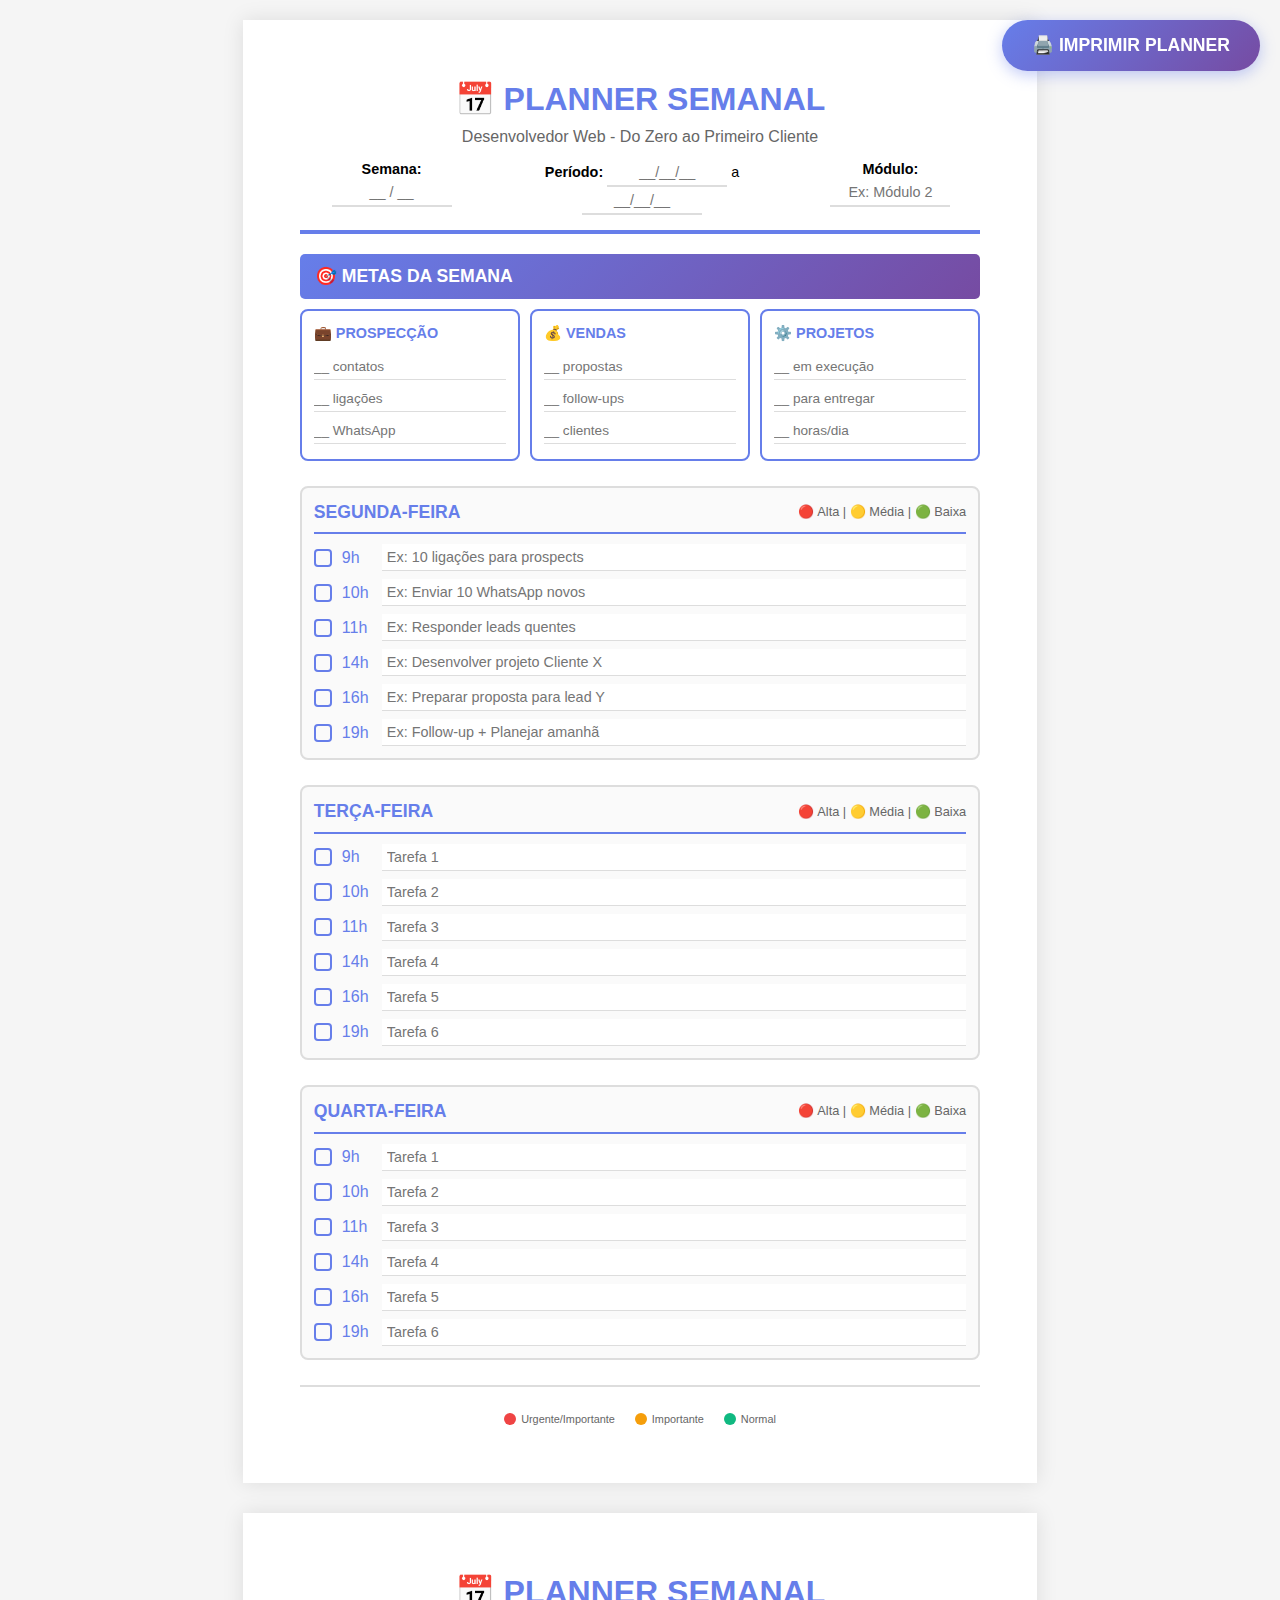
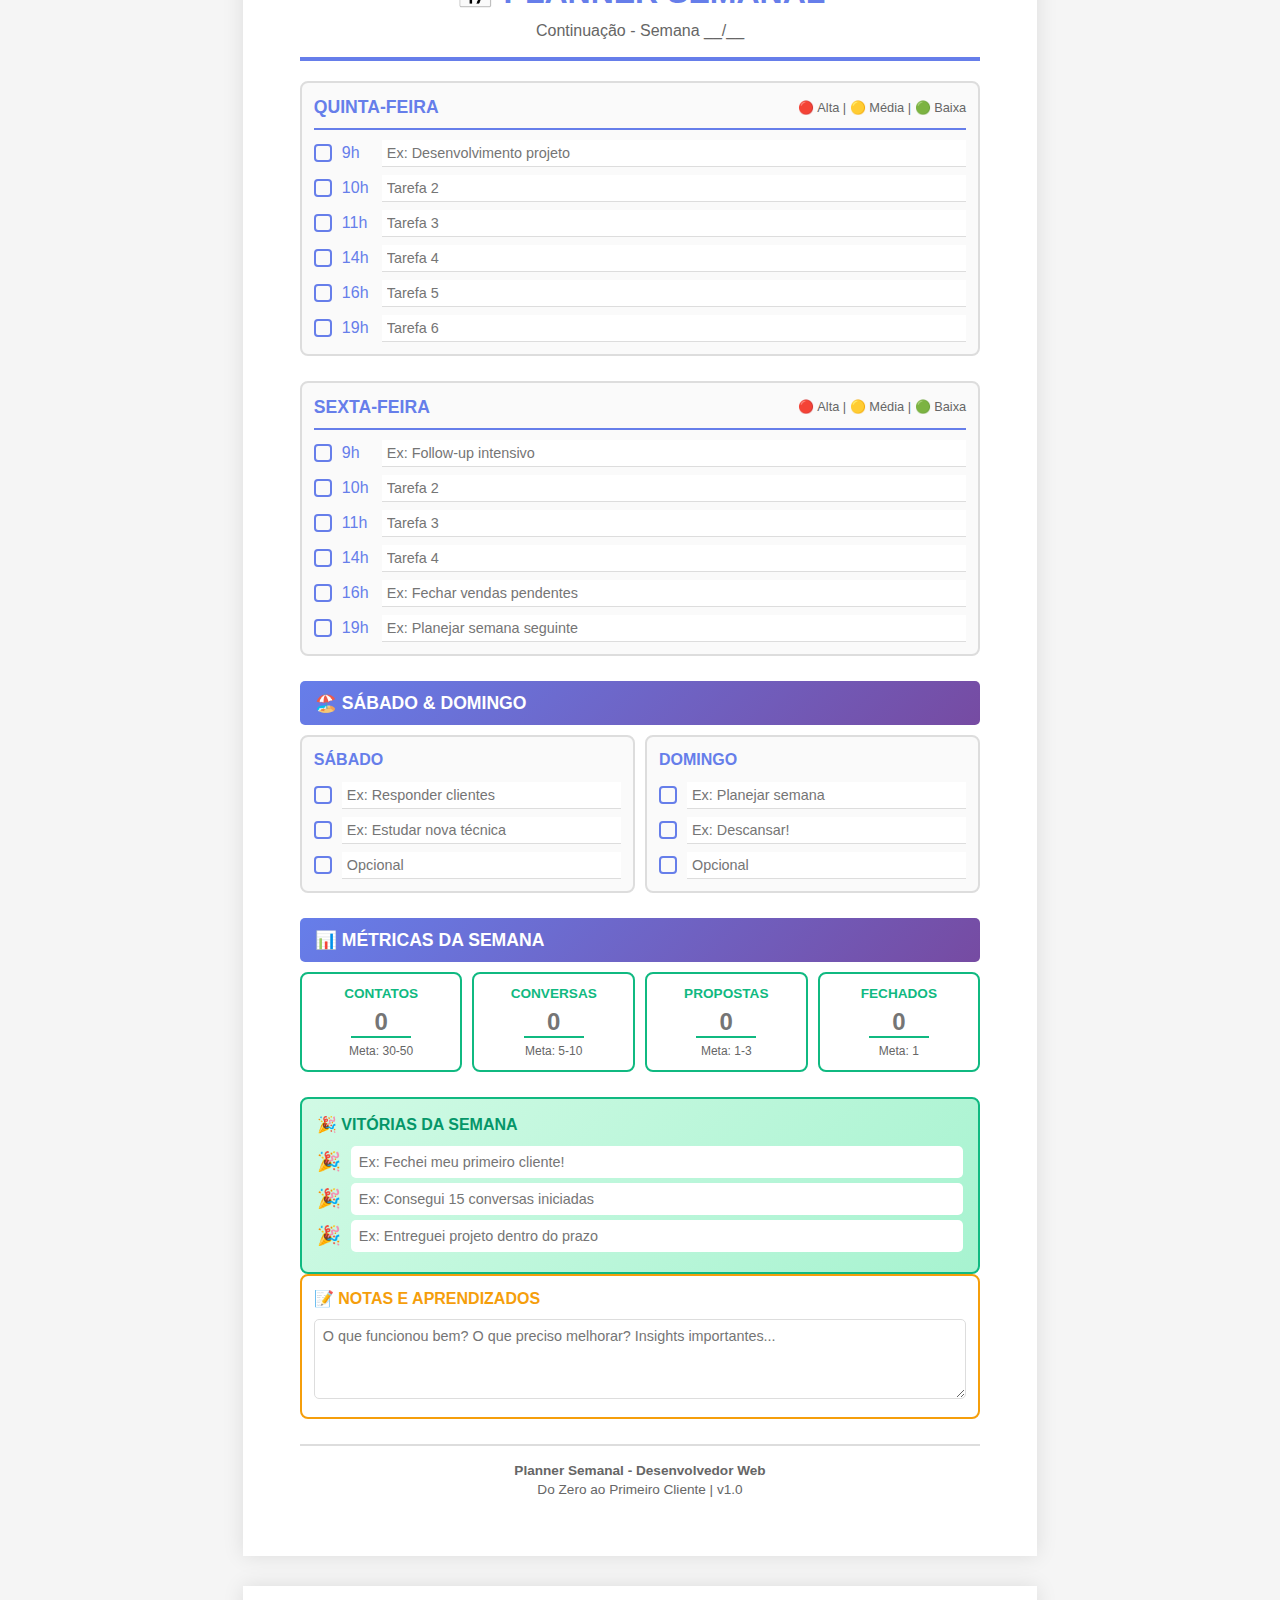
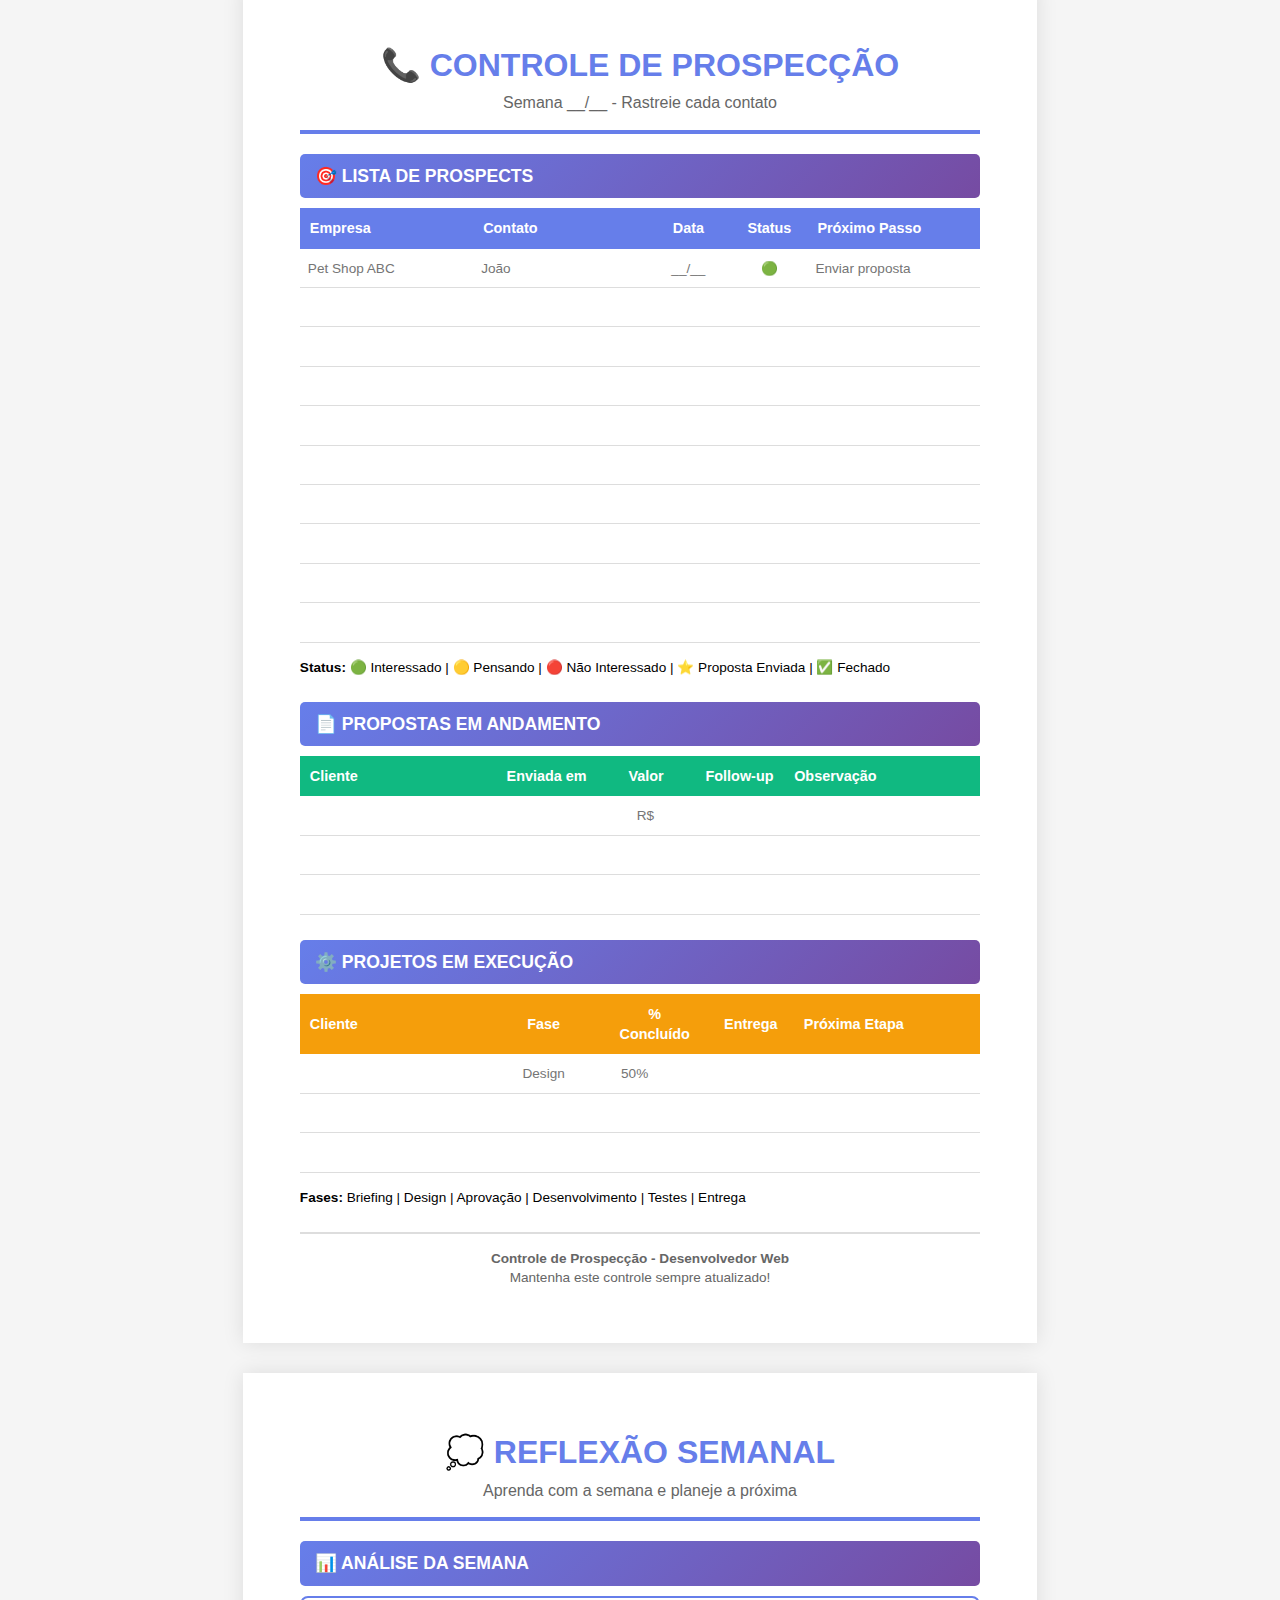
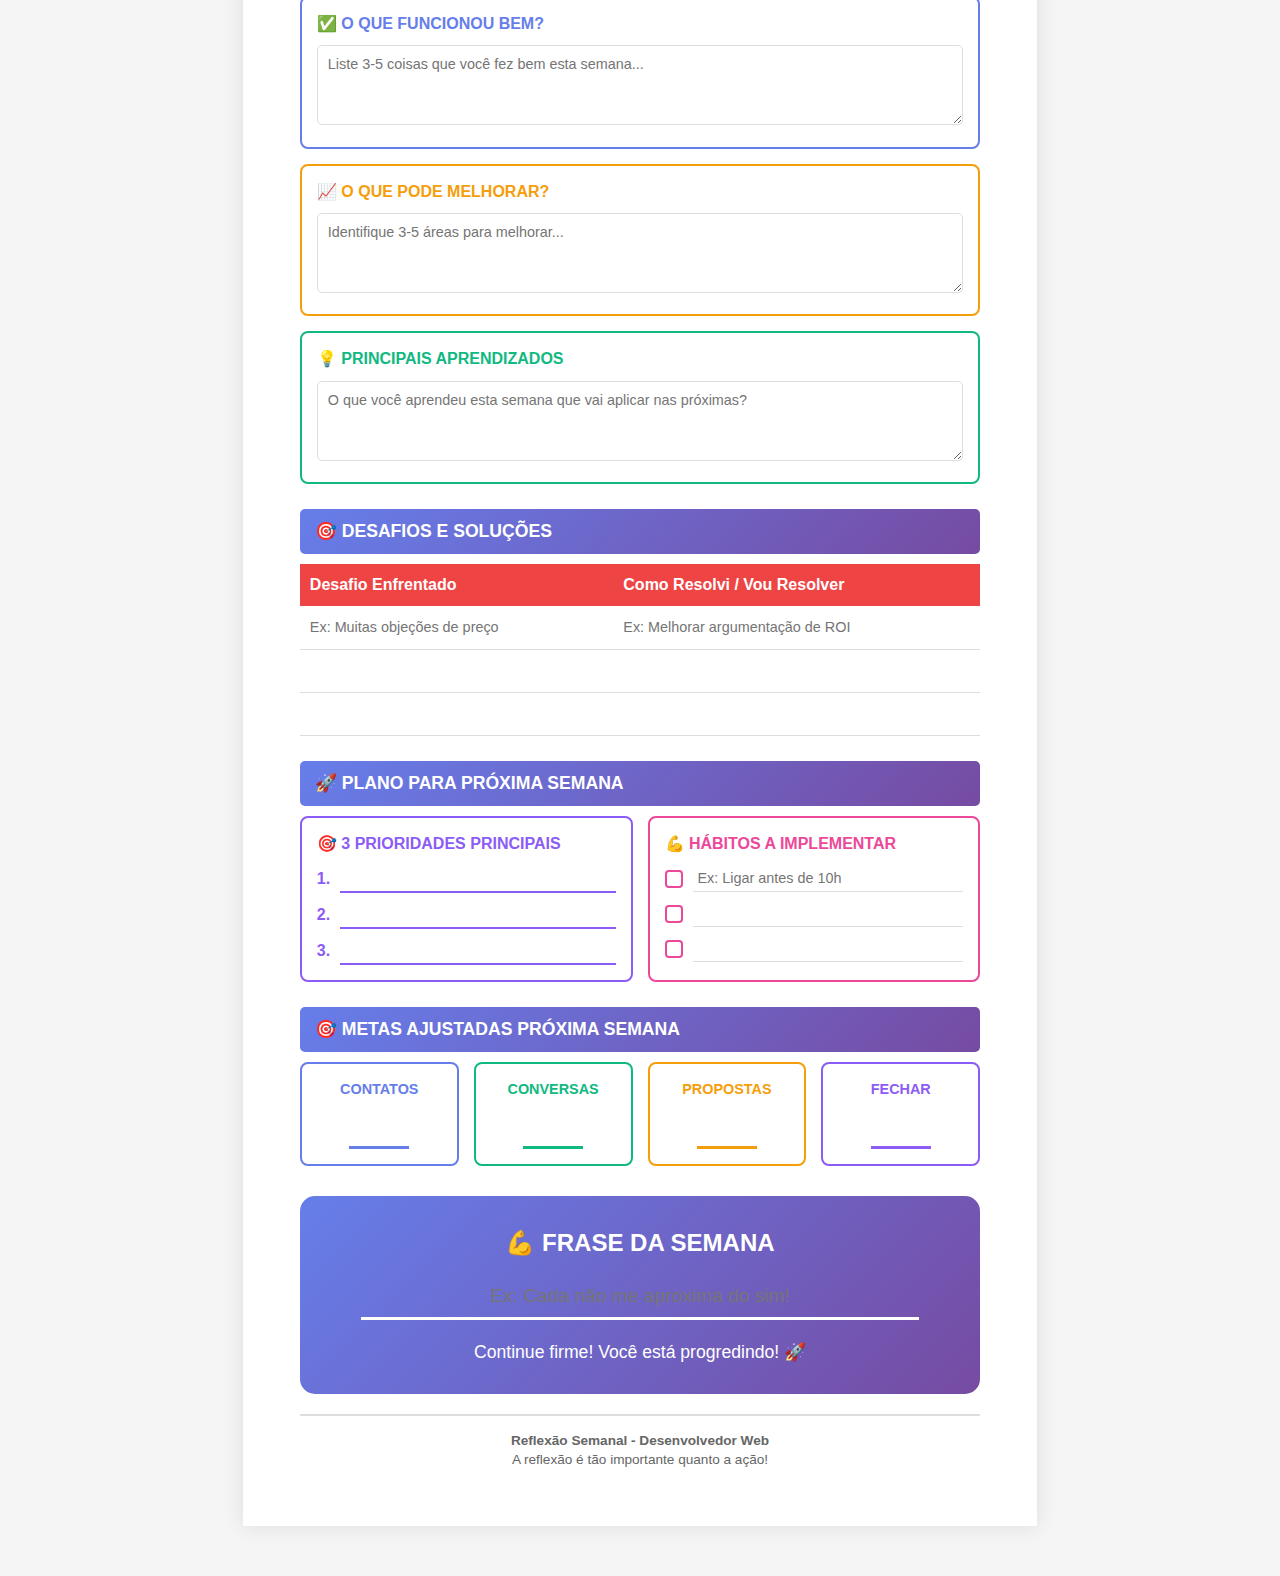
<file: artefatos/planner.html>
<!DOCTYPE html>
<html lang="pt-BR">

<head>
    <meta charset="UTF-8">
    <meta name="viewport" content="width=device-width, initial-scale=1.0">
    <title>Planner Semanal - Desenvolvedor Web</title>
    <style>
        @media print {
            body {
                margin: 0;
                padding: 0;
            }

            .page-break {
                page-break-before: always;
            }

            .no-print {
                display: none;
            }
        }

        * {
            margin: 0;
            padding: 0;
            box-sizing: border-box;
        }

        body {
            font-family: 'Arial', sans-serif;
            line-height: 1.4;
            background: #f5f5f5;
            padding: 20px;
        }

        .print-button {
            position: fixed;
            top: 20px;
            right: 20px;
            background: linear-gradient(135deg, #667eea 0%, #764ba2 100%);
            color: white;
            padding: 15px 30px;
            border: none;
            border-radius: 50px;
            font-size: 1.1em;
            font-weight: bold;
            cursor: pointer;
            box-shadow: 0 4px 15px rgba(102, 126, 234, 0.4);
            z-index: 1000;
        }

        .print-button:hover {
            transform: translateY(-2px);
            box-shadow: 0 6px 20px rgba(102, 126, 234, 0.6);
        }

        .planner-page {
            width: 210mm;
            min-height: 297mm;
            background: white;
            margin: 0 auto 30px auto;
            padding: 15mm;
            box-shadow: 0 0 20px rgba(0, 0, 0, 0.1);
        }

        .header {
            text-align: center;
            border-bottom: 4px solid #667eea;
            padding-bottom: 15px;
            margin-bottom: 20px;
        }

        .header h1 {
            color: #667eea;
            font-size: 2em;
            margin-bottom: 5px;
        }

        .header .week-info {
            display: flex;
            justify-content: space-between;
            margin-top: 10px;
            font-size: 0.9em;
        }

        .week-info input {
            border: none;
            border-bottom: 2px solid #ddd;
            padding: 5px;
            font-size: 1em;
            text-align: center;
            width: 120px;
        }

        .section {
            margin-bottom: 25px;
        }

        .section-title {
            background: linear-gradient(135deg, #667eea 0%, #764ba2 100%);
            color: white;
            padding: 10px 15px;
            font-weight: bold;
            font-size: 1.1em;
            border-radius: 5px;
            margin-bottom: 10px;
        }

        .goals-grid {
            display: grid;
            grid-template-columns: repeat(3, 1fr);
            gap: 10px;
        }

        .goal-box {
            border: 2px solid #667eea;
            border-radius: 8px;
            padding: 12px;
            min-height: 80px;
        }

        .goal-box h4 {
            color: #667eea;
            margin-bottom: 8px;
            font-size: 0.9em;
        }

        .goal-box input {
            width: 100%;
            border: none;
            border-bottom: 1px solid #ddd;
            padding: 5px 0;
            margin: 3px 0;
            font-size: 0.85em;
        }

        .daily-section {
            border: 2px solid #ddd;
            border-radius: 8px;
            padding: 12px;
            margin-bottom: 12px;
            background: #fafafa;
        }

        .daily-header {
            display: flex;
            justify-content: space-between;
            align-items: center;
            margin-bottom: 10px;
            padding-bottom: 8px;
            border-bottom: 2px solid #667eea;
        }

        .daily-header h3 {
            color: #667eea;
            font-size: 1.1em;
        }

        .priority {
            font-size: 0.8em;
            color: #666;
        }

        .task-list {
            display: grid;
            gap: 8px;
        }

        .task-item {
            display: flex;
            align-items: center;
            gap: 10px;
        }

        .checkbox {
            width: 18px;
            height: 18px;
            border: 2px solid #667eea;
            border-radius: 4px;
            flex-shrink: 0;
        }

        .task-item input {
            flex: 1;
            border: none;
            border-bottom: 1px solid #ddd;
            padding: 5px;
            font-size: 0.9em;
        }

        .metrics-grid {
            display: grid;
            grid-template-columns: repeat(4, 1fr);
            gap: 10px;
        }

        .metric-box {
            border: 2px solid #10b981;
            border-radius: 8px;
            padding: 10px;
            text-align: center;
        }

        .metric-box h4 {
            color: #10b981;
            font-size: 0.85em;
            margin-bottom: 5px;
        }

        .metric-box input {
            width: 60px;
            border: none;
            border-bottom: 2px solid #10b981;
            text-align: center;
            font-size: 1.5em;
            font-weight: bold;
            color: #10b981;
        }

        .notes-area {
            border: 2px solid #f59e0b;
            border-radius: 8px;
            padding: 12px;
            min-height: 100px;
        }

        .notes-area h4 {
            color: #f59e0b;
            margin-bottom: 8px;
        }

        .notes-area textarea {
            width: 100%;
            border: 1px solid #ddd;
            border-radius: 5px;
            padding: 8px;
            font-family: inherit;
            font-size: 0.9em;
            min-height: 80px;
            resize: vertical;
        }

        .wins-section {
            background: linear-gradient(135deg, #d1fae5 0%, #a7f3d0 100%);
            border: 2px solid #10b981;
            border-radius: 8px;
            padding: 15px;
            margin-top: 15px;
        }

        .wins-section h4 {
            color: #059669;
            margin-bottom: 10px;
        }

        .win-item {
            display: flex;
            align-items: center;
            gap: 10px;
            margin: 5px 0;
        }

        .win-item::before {
            content: '🎉';
            font-size: 1.2em;
        }

        .win-item input {
            flex: 1;
            border: none;
            background: white;
            padding: 8px;
            border-radius: 5px;
            font-size: 0.9em;
        }

        .footer {
            margin-top: 20px;
            padding-top: 15px;
            border-top: 2px solid #ddd;
            text-align: center;
            color: #666;
            font-size: 0.85em;
        }

        .color-code {
            display: flex;
            justify-content: center;
            gap: 20px;
            font-size: 0.8em;
            margin-top: 10px;
        }

        .color-code span {
            display: flex;
            align-items: center;
            gap: 5px;
        }

        .color-dot {
            width: 12px;
            height: 12px;
            border-radius: 50%;
        }
    </style>
</head>

<body>
    <button class="print-button no-print" onclick="window.print()">🖨️ IMPRIMIR PLANNER</button>

    <!-- PÁGINA 1: PLANEJAMENTO SEMANAL -->
    <div class="planner-page">
        <div class="header">
            <h1>📅 PLANNER SEMANAL</h1>
            <p style="color: #666; margin-top: 5px;">Desenvolvedor Web - Do Zero ao Primeiro Cliente</p>
            <div class="week-info">
                <div>
                    <strong>Semana:</strong>
                    <input type="text" placeholder="__ / __" />
                </div>
                <div>
                    <strong>Período:</strong>
                    <input type="text" placeholder="__/__/__" /> a <input type="text" placeholder="__/__/__" />
                </div>
                <div>
                    <strong>Módulo:</strong>
                    <input type="text" placeholder="Ex: Módulo 2" />
                </div>
            </div>
        </div>

        <!-- METAS DA SEMANA -->
        <div class="section">
            <div class="section-title">🎯 METAS DA SEMANA</div>
            <div class="goals-grid">
                <div class="goal-box">
                    <h4>💼 PROSPECÇÃO</h4>
                    <input type="text" placeholder="__ contatos" />
                    <input type="text" placeholder="__ ligações" />
                    <input type="text" placeholder="__ WhatsApp" />
                </div>
                <div class="goal-box">
                    <h4>💰 VENDAS</h4>
                    <input type="text" placeholder="__ propostas" />
                    <input type="text" placeholder="__ follow-ups" />
                    <input type="text" placeholder="__ clientes" />
                </div>
                <div class="goal-box">
                    <h4>⚙️ PROJETOS</h4>
                    <input type="text" placeholder="__ em execução" />
                    <input type="text" placeholder="__ para entregar" />
                    <input type="text" placeholder="__ horas/dia" />
                </div>
            </div>
        </div>

        <!-- SEGUNDA-FEIRA -->
        <div class="section">
            <div class="daily-section">
                <div class="daily-header">
                    <h3>SEGUNDA-FEIRA</h3>
                    <div class="priority">🔴 Alta | 🟡 Média | 🟢 Baixa</div>
                </div>
                <div class="task-list">
                    <div class="task-item">
                        <div class="checkbox"></div>
                        <span style="width: 30px; color: #667eea;">9h</span>
                        <input type="text" placeholder="Ex: 10 ligações para prospects" />
                    </div>
                    <div class="task-item">
                        <div class="checkbox"></div>
                        <span style="width: 30px; color: #667eea;">10h</span>
                        <input type="text" placeholder="Ex: Enviar 10 WhatsApp novos" />
                    </div>
                    <div class="task-item">
                        <div class="checkbox"></div>
                        <span style="width: 30px; color: #667eea;">11h</span>
                        <input type="text" placeholder="Ex: Responder leads quentes" />
                    </div>
                    <div class="task-item">
                        <div class="checkbox"></div>
                        <span style="width: 30px; color: #667eea;">14h</span>
                        <input type="text" placeholder="Ex: Desenvolver projeto Cliente X" />
                    </div>
                    <div class="task-item">
                        <div class="checkbox"></div>
                        <span style="width: 30px; color: #667eea;">16h</span>
                        <input type="text" placeholder="Ex: Preparar proposta para lead Y" />
                    </div>
                    <div class="task-item">
                        <div class="checkbox"></div>
                        <span style="width: 30px; color: #667eea;">19h</span>
                        <input type="text" placeholder="Ex: Follow-up + Planejar amanhã" />
                    </div>
                </div>
            </div>
        </div>

        <!-- TERÇA-FEIRA -->
        <div class="section">
            <div class="daily-section">
                <div class="daily-header">
                    <h3>TERÇA-FEIRA</h3>
                    <div class="priority">🔴 Alta | 🟡 Média | 🟢 Baixa</div>
                </div>
                <div class="task-list">
                    <div class="task-item">
                        <div class="checkbox"></div>
                        <span style="width: 30px; color: #667eea;">9h</span>
                        <input type="text" placeholder="Tarefa 1" />
                    </div>
                    <div class="task-item">
                        <div class="checkbox"></div>
                        <span style="width: 30px; color: #667eea;">10h</span>
                        <input type="text" placeholder="Tarefa 2" />
                    </div>
                    <div class="task-item">
                        <div class="checkbox"></div>
                        <span style="width: 30px; color: #667eea;">11h</span>
                        <input type="text" placeholder="Tarefa 3" />
                    </div>
                    <div class="task-item">
                        <div class="checkbox"></div>
                        <span style="width: 30px; color: #667eea;">14h</span>
                        <input type="text" placeholder="Tarefa 4" />
                    </div>
                    <div class="task-item">
                        <div class="checkbox"></div>
                        <span style="width: 30px; color: #667eea;">16h</span>
                        <input type="text" placeholder="Tarefa 5" />
                    </div>
                    <div class="task-item">
                        <div class="checkbox"></div>
                        <span style="width: 30px; color: #667eea;">19h</span>
                        <input type="text" placeholder="Tarefa 6" />
                    </div>
                </div>
            </div>
        </div>

        <!-- QUARTA-FEIRA -->
        <div class="section">
            <div class="daily-section">
                <div class="daily-header">
                    <h3>QUARTA-FEIRA</h3>
                    <div class="priority">🔴 Alta | 🟡 Média | 🟢 Baixa</div>
                </div>
                <div class="task-list">
                    <div class="task-item">
                        <div class="checkbox"></div>
                        <span style="width: 30px; color: #667eea;">9h</span>
                        <input type="text" placeholder="Tarefa 1" />
                    </div>
                    <div class="task-item">
                        <div class="checkbox"></div>
                        <span style="width: 30px; color: #667eea;">10h</span>
                        <input type="text" placeholder="Tarefa 2" />
                    </div>
                    <div class="task-item">
                        <div class="checkbox"></div>
                        <span style="width: 30px; color: #667eea;">11h</span>
                        <input type="text" placeholder="Tarefa 3" />
                    </div>
                    <div class="task-item">
                        <div class="checkbox"></div>
                        <span style="width: 30px; color: #667eea;">14h</span>
                        <input type="text" placeholder="Tarefa 4" />
                    </div>
                    <div class="task-item">
                        <div class="checkbox"></div>
                        <span style="width: 30px; color: #667eea;">16h</span>
                        <input type="text" placeholder="Tarefa 5" />
                    </div>
                    <div class="task-item">
                        <div class="checkbox"></div>
                        <span style="width: 30px; color: #667eea;">19h</span>
                        <input type="text" placeholder="Tarefa 6" />
                    </div>
                </div>
            </div>
        </div>

        <div class="footer">
            <div class="color-code">
                <span>
                    <div class="color-dot" style="background: #ef4444;"></div> Urgente/Importante
                </span>
                <span>
                    <div class="color-dot" style="background: #f59e0b;"></div> Importante
                </span>
                <span>
                    <div class="color-dot" style="background: #10b981;"></div> Normal
                </span>
            </div>
        </div>
    </div>

    <!-- PÁGINA 2: QUINTA A DOMINGO + MÉTRICAS -->
    <div class="planner-page page-break">
        <div class="header">
            <h1>📅 PLANNER SEMANAL</h1>
            <p style="color: #666; margin-top: 5px;">Continuação - Semana __/__</p>
        </div>

        <!-- QUINTA-FEIRA -->
        <div class="section">
            <div class="daily-section">
                <div class="daily-header">
                    <h3>QUINTA-FEIRA</h3>
                    <div class="priority">🔴 Alta | 🟡 Média | 🟢 Baixa</div>
                </div>
                <div class="task-list">
                    <div class="task-item">
                        <div class="checkbox"></div>
                        <span style="width: 30px; color: #667eea;">9h</span>
                        <input type="text" placeholder="Ex: Desenvolvimento projeto" />
                    </div>
                    <div class="task-item">
                        <div class="checkbox"></div>
                        <span style="width: 30px; color: #667eea;">10h</span>
                        <input type="text" placeholder="Tarefa 2" />
                    </div>
                    <div class="task-item">
                        <div class="checkbox"></div>
                        <span style="width: 30px; color: #667eea;">11h</span>
                        <input type="text" placeholder="Tarefa 3" />
                    </div>
                    <div class="task-item">
                        <div class="checkbox"></div>
                        <span style="width: 30px; color: #667eea;">14h</span>
                        <input type="text" placeholder="Tarefa 4" />
                    </div>
                    <div class="task-item">
                        <div class="checkbox"></div>
                        <span style="width: 30px; color: #667eea;">16h</span>
                        <input type="text" placeholder="Tarefa 5" />
                    </div>
                    <div class="task-item">
                        <div class="checkbox"></div>
                        <span style="width: 30px; color: #667eea;">19h</span>
                        <input type="text" placeholder="Tarefa 6" />
                    </div>
                </div>
            </div>
        </div>

        <!-- SEXTA-FEIRA -->
        <div class="section">
            <div class="daily-section">
                <div class="daily-header">
                    <h3>SEXTA-FEIRA</h3>
                    <div class="priority">🔴 Alta | 🟡 Média | 🟢 Baixa</div>
                </div>
                <div class="task-list">
                    <div class="task-item">
                        <div class="checkbox"></div>
                        <span style="width: 30px; color: #667eea;">9h</span>
                        <input type="text" placeholder="Ex: Follow-up intensivo" />
                    </div>
                    <div class="task-item">
                        <div class="checkbox"></div>
                        <span style="width: 30px; color: #667eea;">10h</span>
                        <input type="text" placeholder="Tarefa 2" />
                    </div>
                    <div class="task-item">
                        <div class="checkbox"></div>
                        <span style="width: 30px; color: #667eea;">11h</span>
                        <input type="text" placeholder="Tarefa 3" />
                    </div>
                    <div class="task-item">
                        <div class="checkbox"></div>
                        <span style="width: 30px; color: #667eea;">14h</span>
                        <input type="text" placeholder="Tarefa 4" />
                    </div>
                    <div class="task-item">
                        <div class="checkbox"></div>
                        <span style="width: 30px; color: #667eea;">16h</span>
                        <input type="text" placeholder="Ex: Fechar vendas pendentes" />
                    </div>
                    <div class="task-item">
                        <div class="checkbox"></div>
                        <span style="width: 30px; color: #667eea;">19h</span>
                        <input type="text" placeholder="Ex: Planejar semana seguinte" />
                    </div>
                </div>
            </div>
        </div>

        <!-- FIM DE SEMANA -->
        <div class="section">
            <div class="section-title">🏖️ SÁBADO & DOMINGO</div>
            <div style="display: grid; grid-template-columns: 1fr 1fr; gap: 10px;">
                <div class="daily-section" style="margin: 0;">
                    <h4 style="color: #667eea; margin-bottom: 10px;">SÁBADO</h4>
                    <div class="task-list">
                        <div class="task-item">
                            <div class="checkbox"></div>
                            <input type="text" placeholder="Ex: Responder clientes" />
                        </div>
                        <div class="task-item">
                            <div class="checkbox"></div>
                            <input type="text" placeholder="Ex: Estudar nova técnica" />
                        </div>
                        <div class="task-item">
                            <div class="checkbox"></div>
                            <input type="text" placeholder="Opcional" />
                        </div>
                    </div>
                </div>
                <div class="daily-section" style="margin: 0;">
                    <h4 style="color: #667eea; margin-bottom: 10px;">DOMINGO</h4>
                    <div class="task-list">
                        <div class="task-item">
                            <div class="checkbox"></div>
                            <input type="text" placeholder="Ex: Planejar semana" />
                        </div>
                        <div class="task-item">
                            <div class="checkbox"></div>
                            <input type="text" placeholder="Ex: Descansar!" />
                        </div>
                        <div class="task-item">
                            <div class="checkbox"></div>
                            <input type="text" placeholder="Opcional" />
                        </div>
                    </div>
                </div>
            </div>
        </div>

        <!-- MÉTRICAS DA SEMANA -->
        <div class="section">
            <div class="section-title">📊 MÉTRICAS DA SEMANA</div>
            <div class="metrics-grid">
                <div class="metric-box">
                    <h4>CONTATOS</h4>
                    <input type="text" placeholder="0" />
                    <p style="font-size: 0.75em; color: #666; margin-top: 5px;">Meta: 30-50</p>
                </div>
                <div class="metric-box">
                    <h4>CONVERSAS</h4>
                    <input type="text" placeholder="0" />
                    <p style="font-size: 0.75em; color: #666; margin-top: 5px;">Meta: 5-10</p>
                </div>
                <div class="metric-box">
                    <h4>PROPOSTAS</h4>
                    <input type="text" placeholder="0" />
                    <p style="font-size: 0.75em; color: #666; margin-top: 5px;">Meta: 1-3</p>
                </div>
                <div class="metric-box">
                    <h4>FECHADOS</h4>
                    <input type="text" placeholder="0" />
                    <p style="font-size: 0.75em; color: #666; margin-top: 5px;">Meta: 1</p>
                </div>
            </div>
        </div>

        <!-- VITÓRIAS DA SEMANA -->
        <div class="wins-section">
            <h4>🎉 VITÓRIAS DA SEMANA</h4>
            <div class="win-item">
                <input type="text" placeholder="Ex: Fechei meu primeiro cliente!" />
            </div>
            <div class="win-item">
                <input type="text" placeholder="Ex: Consegui 15 conversas iniciadas" />
            </div>
            <div class="win-item">
                <input type="text" placeholder="Ex: Entreguei projeto dentro do prazo" />
            </div>
        </div>

        <!-- NOTAS E OBSERVAÇÕES -->
        <div class="section">
            <div class="notes-area">
                <h4>📝 NOTAS E APRENDIZADOS</h4>
                <textarea placeholder="O que funcionou bem? O que preciso melhorar? Insights importantes..."></textarea>
            </div>
        </div>

        <div class="footer">
            <p><strong>Planner Semanal - Desenvolvedor Web</strong></p>
            <p>Do Zero ao Primeiro Cliente | v1.0</p>
        </div>
    </div>

    <!-- PÁGINA 3: PLANNER DE PROSPECÇÃO -->
    <div class="planner-page page-break">
        <div class="header">
            <h1>📞 CONTROLE DE PROSPECÇÃO</h1>
            <p style="color: #666; margin-top: 5px;">Semana __/__ - Rastreie cada contato</p>
        </div>

        <div class="section">
            <div class="section-title">🎯 LISTA DE PROSPECTS</div>
            <table style="width: 100%; border-collapse: collapse;">
                <thead>
                    <tr style="background: #667eea; color: white;">
                        <th style="padding: 10px; text-align: left; font-size: 0.9em;">Empresa</th>
                        <th style="padding: 10px; text-align: left; font-size: 0.9em;">Contato</th>
                        <th style="padding: 10px; text-align: center; font-size: 0.9em;">Data</th>
                        <th style="padding: 10px; text-align: center; font-size: 0.9em;">Status</th>
                        <th style="padding: 10px; text-align: left; font-size: 0.9em;">Próximo Passo</th>
                    </tr>
                </thead>
                <tbody>

                    <tr style="border-bottom: 1px solid #ddd;">
                        <td style="padding: 8px;"><input type="text"
                                style="width: 100%; border: none; font-size: 0.85em;" placeholder="Pet Shop ABC" /></td>
                        <td style="padding: 8px;"><input type="text"
                                style="width: 100%; border: none; font-size: 0.85em;" placeholder="João" /></td>
                        <td style="padding: 8px;"><input type="text"
                                style="width: 70px; border: none; font-size: 0.85em; text-align: center;"
                                placeholder="__/__" /></td>
                        <td style="padding: 8px; text-align: center;"><input type="text"
                                style="width: 60px; border: none; font-size: 0.85em; text-align: center;"
                                placeholder="🟢" /></td>
                        <td style="padding: 8px;"><input type="text"
                                style="width: 100%; border: none; font-size: 0.85em;" placeholder="Enviar proposta" />
                        </td>
                    </tr>
                    <tr style="border-bottom: 1px solid #ddd;">
                        <td style="padding: 8px;"><input type="text"
                                style="width: 100%; border: none; font-size: 0.85em;" /></td>
                        <td style="padding: 8px;"><input type="text"
                                style="width: 100%; border: none; font-size: 0.85em;" /></td>
                        <td style="padding: 8px;"><input type="text"
                                style="width: 70px; border: none; font-size: 0.85em; text-align: center;" /></td>
                        <td style="padding: 8px; text-align: center;"><input type="text"
                                style="width: 60px; border: none; font-size: 0.85em; text-align: center;" /></td>
                        <td style="padding: 8px;"><input type="text"
                                style="width: 100%; border: none; font-size: 0.85em;" /></td>
                    </tr>
                    <tr style="border-bottom: 1px solid #ddd;">
                        <t <tr style="border-bottom: 1px solid #ddd;">
                            <td style="padding: 8px;"><input type="text"
                                    style="width: 100%; border: none; font-size: 0.85em;" /></td>
                            <td style="padding: 8px;"><input type="text"
                                    style="width: 100%; border: none; font-size: 0.85em;" /></td>
                            <td style="padding: 8px;"><input type="text"
                                    style="width: 70px; border: none; font-size: 0.85em; text-align: center;" /></td>
                            <td style="padding: 8px; text-align: center;"><input type="text"
                                    style="width: 60px; border: none; font-size: 0.85em; text-align: center;" /></td>
                            <td style="padding: 8px;"><input type="text"
                                    style="width: 100%; border: none; font-size: 0.85em;" /></td>
                    </tr>
                    <tr style="border-bottom: 1px solid #ddd;">
                        <td style="padding: 8px;"><input type="text"
                                style="width: 100%; border: none; font-size: 0.85em;" /></td>
                        <td style="padding: 8px;"><input type="text"
                                style="width: 100%; border: none; font-size: 0.85em;" /></td>
                        <td style="padding: 8px;"><input type="text"
                                style="width: 70px; border: none; font-size: 0.85em; text-align: center;" /></td>
                        <td style="padding: 8px; text-align: center;"><input type="text"
                                style="width: 60px; border: none; font-size: 0.85em; text-align: center;" /></td>
                        <td style="padding: 8px;"><input type="text"
                                style="width: 100%; border: none; font-size: 0.85em;" /></td>
                    </tr>
                    <tr style="border-bottom: 1px solid #ddd;">
                        <td style="padding: 8px;"><input type="text"
                                style="width: 100%; border: none; font-size: 0.85em;" /></td>
                        <td style="padding: 8px;"><input type="text"
                                style="width: 100%; border: none; font-size: 0.85em;" /></td>
                        <td style="padding: 8px;"><input type="text"
                                style="width: 70px; border: none; font-size: 0.85em; text-align: center;" /></td>
                        <td style="padding: 8px; text-align: center;"><input type="text"
                                style="width: 60px; border: none; font-size: 0.85em; text-align: center;" /></td>
                        <td style="padding: 8px;"><input type="text"
                                style="width: 100%; border: none; font-size: 0.85em;" /></td>
                    </tr>
                    <tr style="border-bottom: 1px solid #ddd;">
                        <td style="padding: 8px;"><input type="text"
                                style="width: 100%; border: none; font-size: 0.85em;" /></td>
                        <td style="padding: 8px;"><input type="text"
                                style="width: 100%; border: none; font-size: 0.85em;" /></td>
                        <td style="padding: 8px;"><input type="text"
                                style="width: 70px; border: none; font-size: 0.85em; text-align: center;" /></td>
                        <td style="padding: 8px; text-align: center;"><input type="text"
                                style="width: 60px; border: none; font-size: 0.85em; text-align: center;" /></td>
                        <td style="padding: 8px;"><input type="text"
                                style="width: 100%; border: none; font-size: 0.85em;" /></td>
                    </tr>
                    <tr style="border-bottom: 1px solid #ddd;">
                        <td style="padding: 8px;"><input type="text"
                                style="width: 100%; border: none; font-size: 0.85em;" /></td>
                        <td style="padding: 8px;"><input type="text"
                                style="width: 100%; border: none; font-size: 0.85em;" /></td>
                        <td style="padding: 8px;"><input type="text"
                                style="width: 70px; border: none; font-size: 0.85em; text-align: center;" /></td>
                        <td style="padding: 8px; text-align: center;"><input type="text"
                                style="width: 60px; border: none; font-size: 0.85em; text-align: center;" /></td>
                        <td style="padding: 8px;"><input type="text"
                                style="width: 100%; border: none; font-size: 0.85em;" /></td>
                    </tr>
                    <tr style="border-bottom: 1px solid #ddd;">
                        <td style="padding: 8px;"><input type="text"
                                style="width: 100%; border: none; font-size: 0.85em;" /></td>
                        <td style="padding: 8px;"><input type="text"
                                style="width: 100%; border: none; font-size: 0.85em;" /></td>
                        <td style="padding: 8px;"><input type="text"
                                style="width: 70px; border: none; font-size: 0.85em; text-align: center;" /></td>
                        <td style="padding: 8px; text-align: center;"><input type="text"
                                style="width: 60px; border: none; font-size: 0.85em; text-align: center;" /></td>
                        <td style="padding: 8px;"><input type="text"
                                style="width: 100%; border: none; font-size: 0.85em;" /></td>
                    </tr>
                    <tr style="border-bottom: 1px solid #ddd;">
                        <td style="padding: 8px;"><input type="text"
                                style="width: 100%; border: none; font-size: 0.85em;" /></td>
                        <td style="padding: 8px;"><input type="text"
                                style="width: 100%; border: none; font-size: 0.85em;" /></td>
                        <td style="padding: 8px;"><input type="text"
                                style="width: 70px; border: none; font-size: 0.85em; text-align: center;" /></td>
                        <td style="padding: 8px; text-align: center;"><input type="text"
                                style="width: 60px; border: none; font-size: 0.85em; text-align: center;" /></td>
                        <td style="padding: 8px;"><input type="text"
                                style="width: 100%; border: none; font-size: 0.85em;" /></td>
                    </tr>
                    <tr style="border-bottom: 1px solid #ddd;">
                        <td style="padding: 8px;"><input type="text"
                                style="width: 100%; border: none; font-size: 0.85em;" /></td>
                        <td style="padding: 8px;"><input type="text"
                                style="width: 100%; border: none; font-size: 0.85em;" /></td>
                        <td style="padding: 8px;"><input type="text"
                                style="width: 70px; border: none; font-size: 0.85em; text-align: center;" /></td>
                        <td style="padding: 8px; text-align: center;"><input type="text"
                                style="width: 60px; border: none; font-size: 0.85em; text-align: center;" /></td>
                        <td style="padding: 8px;"><input type="text"
                                style="width: 100%; border: none; font-size: 0.85em;" /></td>
                    </tr>
                </tbody>
            </table>

            <div style="margin-top: 15px; display: flex; gap: 20px; font-size: 0.85em;">
                <div><strong>Status:</strong> 🟢 Interessado | 🟡 Pensando | 🔴 Não Interessado | ⭐ Proposta Enviada | ✅
                    Fechado</div>
            </div>
        </div>

        <!-- PROPOSTAS EM ANDAMENTO -->
        <div class="section">
            <div class="section-title">📄 PROPOSTAS EM ANDAMENTO</div>
            <table style="width: 100%; border-collapse: collapse;">
                <thead>
                    <tr style="background: #10b981; color: white;">
                        <th style="padding: 10px; text-align: left; font-size: 0.9em;">Cliente</th>
                        <th style="padding: 10px; text-align: center; font-size: 0.9em;">Enviada em</th>
                        <th style="padding: 10px; text-align: center; font-size: 0.9em;">Valor</th>
                        <th style="padding: 10px; text-align: center; font-size: 0.9em;">Follow-up</th>
                        <th style="padding: 10px; text-align: left; font-size: 0.9em;">Observação</th>
                    </tr>
                </thead>
                <tbody>
                    <tr style="border-bottom: 1px solid #ddd;">
                        <td style="padding: 8px;"><input type="text"
                                style="width: 100%; border: none; font-size: 0.85em;" /></td>
                        <td style="padding: 8px;"><input type="text"
                                style="width: 70px; border: none; font-size: 0.85em; text-align: center;" /></td>
                        <td style="padding: 8px;"><input type="text"
                                style="width: 80px; border: none; font-size: 0.85em; text-align: center;"
                                placeholder="R$" /></td>
                        <td style="padding: 8px;"><input type="text"
                                style="width: 70px; border: none; font-size: 0.85em; text-align: center;" /></td>
                        <td style="padding: 8px;"><input type="text"
                                style="width: 100%; border: none; font-size: 0.85em;" /></td>
                    </tr>
                    <tr style="border-bottom: 1px solid #ddd;">
                        <td style="padding: 8px;"><input type="text"
                                style="width: 100%; border: none; font-size: 0.85em;" /></td>
                        <td style="padding: 8px;"><input type="text"
                                style="width: 70px; border: none; font-size: 0.85em; text-align: center;" /></td>
                        <td style="padding: 8px;"><input type="text"
                                style="width: 80px; border: none; font-size: 0.85em; text-align: center;" /></td>
                        <td style="padding: 8px;"><input type="text"
                                style="width: 70px; border: none; font-size: 0.85em; text-align: center;" /></td>
                        <td style="padding: 8px;"><input type="text"
                                style="width: 100%; border: none; font-size: 0.85em;" /></td>
                    </tr>
                    <tr style="border-bottom: 1px solid #ddd;">
                        <td style="padding: 8px;"><input type="text"
                                style="width: 100%; border: none; font-size: 0.85em;" /></td>
                        <td style="padding: 8px;"><input type="text"
                                style="width: 70px; border: none; font-size: 0.85em; text-align: center;" /></td>
                        <td style="padding: 8px;"><input type="text"
                                style="width: 80px; border: none; font-size: 0.85em; text-align: center;" /></td>
                        <td style="padding: 8px;"><input type="text"
                                style="width: 70px; border: none; font-size: 0.85em; text-align: center;" /></td>
                        <td style="padding: 8px;"><input type="text"
                                style="width: 100%; border: none; font-size: 0.85em;" /></td>
                    </tr>
                </tbody>
            </table>
        </div>

        <!-- PROJETOS EM EXECUÇÃO -->
        <div class="section">
            <div class="section-title">⚙️ PROJETOS EM EXECUÇÃO</div>
            <table style="width: 100%; border-collapse: collapse;">
                <thead>
                    <tr style="background: #f59e0b; color: white;">
                        <th style="padding: 10px; text-align: left; font-size: 0.9em;">Cliente</th>
                        <th style="padding: 10px; text-align: center; font-size: 0.9em;">Fase</th>
                        <th style="padding: 10px; text-align: center; font-size: 0.9em;">% Concluído</th>
                        <th style="padding: 10px; text-align: center; font-size: 0.9em;">Entrega</th>
                        <th style="padding: 10px; text-align: left; font-size: 0.9em;">Próxima Etapa</th>
                    </tr>
                </thead>
                <tbody>
                    <tr style="border-bottom: 1px solid #ddd;">
                        <td style="padding: 8px;"><input type="text"
                                style="width: 100%; border: none; font-size: 0.85em;" /></td>
                        <td style="padding: 8px;"><input type="text"
                                style="width: 100px; border: none; font-size: 0.85em; text-align: center;"
                                placeholder="Design" /></td>
                        <td style="padding: 8px;"><input type="text"
                                style="width: 50px; border: none; font-size: 0.85em; text-align: center;"
                                placeholder="50%" /></td>
                        <td style="padding: 8px;"><input type="text"
                                style="width: 70px; border: none; font-size: 0.85em; text-align: center;" /></td>
                        <td style="padding: 8px;"><input type="text"
                                style="width: 100%; border: none; font-size: 0.85em;" /></td>
                    </tr>
                    <tr style="border-bottom: 1px solid #ddd;">
                        <td style="padding: 8px;"><input type="text"
                                style="width: 100%; border: none; font-size: 0.85em;" /></td>
                        <td style="padding: 8px;"><input type="text"
                                style="width: 100px; border: none; font-size: 0.85em; text-align: center;" /></td>
                        <td style="padding: 8px;"><input type="text"
                                style="width: 50px; border: none; font-size: 0.85em; text-align: center;" /></td>
                        <td style="padding: 8px;"><input type="text"
                                style="width: 70px; border: none; font-size: 0.85em; text-align: center;" /></td>
                        <td style="padding: 8px;"><input type="text"
                                style="width: 100%; border: none; font-size: 0.85em;" /></td>
                    </tr>
                    <tr style="border-bottom: 1px solid #ddd;">
                        <td style="padding: 8px;"><input type="text"
                                style="width: 100%; border: none; font-size: 0.85em;" /></td>
                        <td style="padding: 8px;"><input type="text"
                                style="width: 100px; border: none; font-size: 0.85em; text-align: center;" /></td>
                        <td style="padding: 8px;"><input type="text"
                                style="width: 50px; border: none; font-size: 0.85em; text-align: center;" /></td>
                        <td style="padding: 8px;"><input type="text"
                                style="width: 70px; border: none; font-size: 0.85em; text-align: center;" /></td>
                        <td style="padding: 8px;"><input type="text"
                                style="width: 100%; border: none; font-size: 0.85em;" /></td>
                    </tr>
                </tbody>
            </table>

            <div style="margin-top: 15px; font-size: 0.85em;">
                <strong>Fases:</strong> Briefing | Design | Aprovação | Desenvolvimento | Testes | Entrega
            </div>
        </div>

        <div class="footer">
            <p><strong>Controle de Prospecção - Desenvolvedor Web</strong></p>
            <p>Mantenha este controle sempre atualizado!</p>
        </div>
    </div>

    <!-- PÁGINA 4: REFLEXÃO E PLANEJAMENTO -->
    <div class="planner-page page-break">
        <div class="header">
            <h1>💭 REFLEXÃO SEMANAL</h1>
            <p style="color: #666; margin-top: 5px;">Aprenda com a semana e planeje a próxima</p>
        </div>

        <!-- ANÁLISE DA SEMANA -->
        <div class="section">
            <div class="section-title">📊 ANÁLISE DA SEMANA</div>
            <div style="display: grid; gap: 15px;">
                <div style="border: 2px solid #667eea; border-radius: 8px; padding: 15px;">
                    <h4 style="color: #667eea; margin-bottom: 10px;">✅ O QUE FUNCIONOU BEM?</h4>
                    <textarea
                        style="width: 100%; border: 1px solid #ddd; border-radius: 5px; padding: 10px; font-family: inherit; min-height: 80px; font-size: 0.9em;"
                        placeholder="Liste 3-5 coisas que você fez bem esta semana..."></textarea>
                </div>

                <div style="border: 2px solid #f59e0b; border-radius: 8px; padding: 15px;">
                    <h4 style="color: #f59e0b; margin-bottom: 10px;">📈 O QUE PODE MELHORAR?</h4>
                    <textarea
                        style="width: 100%; border: 1px solid #ddd; border-radius: 5px; padding: 10px; font-family: inherit; min-height: 80px; font-size: 0.9em;"
                        placeholder="Identifique 3-5 áreas para melhorar..."></textarea>
                </div>

                <div style="border: 2px solid #10b981; border-radius: 8px; padding: 15px;">
                    <h4 style="color: #10b981; margin-bottom: 10px;">💡 PRINCIPAIS APRENDIZADOS</h4>
                    <textarea
                        style="width: 100%; border: 1px solid #ddd; border-radius: 5px; padding: 10px; font-family: inherit; min-height: 80px; font-size: 0.9em;"
                        placeholder="O que você aprendeu esta semana que vai aplicar nas próximas?"></textarea>
                </div>
            </div>
        </div>

        <!-- DESAFIOS E SOLUÇÕES -->
        <div class="section">
            <div class="section-title">🎯 DESAFIOS E SOLUÇÕES</div>
            <table style="width: 100%; border-collapse: collapse;">
                <thead>
                    <tr style="background: #ef4444; color: white;">
                        <th style="padding: 10px; text-align: left;">Desafio Enfrentado</th>
                        <th style="padding: 10px; text-align: left;">Como Resolvi / Vou Resolver</th>
                    </tr>
                </thead>
                <tbody>
                    <tr style="border-bottom: 1px solid #ddd;">
                        <td style="padding: 10px;"><input type="text"
                                style="width: 100%; border: none; font-size: 0.9em;"
                                placeholder="Ex: Muitas objeções de preço" /></td>
                        <td style="padding: 10px;"><input type="text"
                                style="width: 100%; border: none; font-size: 0.9em;"
                                placeholder="Ex: Melhorar argumentação de ROI" /></td>
                    </tr>
                    <tr style="border-bottom: 1px solid #ddd;">
                        <td style="padding: 10px;"><input type="text"
                                style="width: 100%; border: none; font-size: 0.9em;" /></td>
                        <td style="padding: 10px;"><input type="text"
                                style="width: 100%; border: none; font-size: 0.9em;" /></td>
                    </tr>
                    <tr style="border-bottom: 1px solid #ddd;">
                        <td style="padding: 10px;"><input type="text"
                                style="width: 100%; border: none; font-size: 0.9em;" /></td>
                        <td style="padding: 10px;"><input type="text"
                                style="width: 100%; border: none; font-size: 0.9em;" /></td>
                    </tr>
                </tbody>
            </table>
        </div>

        <!-- PLANO PARA PRÓXIMA SEMANA -->
        <div class="section">
            <div class="section-title">🚀 PLANO PARA PRÓXIMA SEMANA</div>
            <div style="display: grid; grid-template-columns: 1fr 1fr; gap: 15px;">
                <div style="border: 2px solid #8b5cf6; border-radius: 8px; padding: 15px;">
                    <h4 style="color: #8b5cf6; margin-bottom: 10px;">🎯 3 PRIORIDADES PRINCIPAIS</h4>
                    <div style="display: grid; gap: 8px;">
                        <div style="display: flex; align-items: center; gap: 10px;">
                            <span style="color: #8b5cf6; font-weight: bold;">1.</span>
                            <input type="text"
                                style="flex: 1; border: none; border-bottom: 2px solid #8b5cf6; padding: 5px; font-size: 0.9em;" />
                        </div>
                        <div style="display: flex; align-items: center; gap: 10px;">
                            <span style="color: #8b5cf6; font-weight: bold;">2.</span>
                            <input type="text"
                                style="flex: 1; border: none; border-bottom: 2px solid #8b5cf6; padding: 5px; font-size: 0.9em;" />
                        </div>
                        <div style="display: flex; align-items: center; gap: 10px;">
                            <span style="color: #8b5cf6; font-weight: bold;">3.</span>
                            <input type="text"
                                style="flex: 1; border: none; border-bottom: 2px solid #8b5cf6; padding: 5px; font-size: 0.9em;" />
                        </div>
                    </div>
                </div>

                <div style="border: 2px solid #ec4899; border-radius: 8px; padding: 15px;">
                    <h4 style="color: #ec4899; margin-bottom: 10px;">💪 HÁBITOS A IMPLEMENTAR</h4>
                    <div style="display: grid; gap: 8px;">
                        <div style="display: flex; align-items: center; gap: 10px;">
                            <div style="width: 18px; height: 18px; border: 2px solid #ec4899; border-radius: 4px;">
                            </div>
                            <input type="text"
                                style="flex: 1; border: none; border-bottom: 1px solid #ddd; padding: 5px; font-size: 0.9em;"
                                placeholder="Ex: Ligar antes de 10h" />
                        </div>
                        <div style="display: flex; align-items: center; gap: 10px;">
                            <div style="width: 18px; height: 18px; border: 2px solid #ec4899; border-radius: 4px;">
                            </div>
                            <input type="text"
                                style="flex: 1; border: none; border-bottom: 1px solid #ddd; padding: 5px; font-size: 0.9em;" />
                        </div>
                        <div style="display: flex; align-items: center; gap: 10px;">
                            <div style="width: 18px; height: 18px; border: 2px solid #ec4899; border-radius: 4px;">
                            </div>
                            <input type="text"
                                style="flex: 1; border: none; border-bottom: 1px solid #ddd; padding: 5px; font-size: 0.9em;" />
                        </div>
                    </div>
                </div>
            </div>
        </div>

        <!-- METAS AJUSTADAS -->
        <div class="section">
            <div class="section-title">🎯 METAS AJUSTADAS PRÓXIMA SEMANA</div>
            <div style="display: grid; grid-template-columns: repeat(4, 1fr); gap: 15px;">
                <div style="border: 2px solid #667eea; border-radius: 8px; padding: 15px; text-align: center;">
                    <h4 style="color: #667eea; font-size: 0.9em; margin-bottom: 10px;">CONTATOS</h4>
                    <input type="text"
                        style="width: 60px; border: none; border-bottom: 3px solid #667eea; text-align: center; font-size: 2em; font-weight: bold; color: #667eea;" />
                </div>
                <div style="border: 2px solid #10b981; border-radius: 8px; padding: 15px; text-align: center;">
                    <h4 style="color: #10b981; font-size: 0.9em; margin-bottom: 10px;">CONVERSAS</h4>
                    <input type="text"
                        style="width: 60px; border: none; border-bottom: 3px solid #10b981; text-align: center; font-size: 2em; font-weight: bold; color: #10b981;" />
                </div>
                <div style="border: 2px solid #f59e0b; border-radius: 8px; padding: 15px; text-align: center;">
                    <h4 style="color: #f59e0b; font-size: 0.9em; margin-bottom: 10px;">PROPOSTAS</h4>
                    <input type="text"
                        style="width: 60px; border: none; border-bottom: 3px solid #f59e0b; text-align: center; font-size: 2em; font-weight: bold; color: #f59e0b;" />
                </div>
                <div style="border: 2px solid #8b5cf6; border-radius: 8px; padding: 15px; text-align: center;">
                    <h4 style="color: #8b5cf6; font-size: 0.9em; margin-bottom: 10px;">FECHAR</h4>
                    <input type="text"
                        style="width: 60px; border: none; border-bottom: 3px solid #8b5cf6; text-align: center; font-size: 2em; font-weight: bold; color: #8b5cf6;" />
                </div>
            </div>
        </div>

        <!-- MOTIVAÇÃO -->
        <div
            style="background: linear-gradient(135deg, #667eea 0%, #764ba2 100%); border-radius: 15px; padding: 30px; text-align: center; margin-top: 30px;">
            <h3 style="color: white; font-size: 1.5em; margin-bottom: 15px;">💪 FRASE DA SEMANA</h3>
            <input type="text"
                style="width: 90%; border: none; border-bottom: 3px solid white; background: transparent; color: white; text-align: center; font-size: 1.2em; padding: 10px;"
                placeholder="Ex: Cada não me aproxima do sim!" />
            <p style="color: white; margin-top: 20px; font-size: 1.1em;">Continue firme! Você está progredindo! 🚀</p>
        </div>

        <div class="footer">
            <p><strong>Reflexão Semanal - Desenvolvedor Web</strong></p>
            <p>A reflexão é tão importante quanto a ação!</p>
        </div>
    </div>

</body>

</html>
</file>
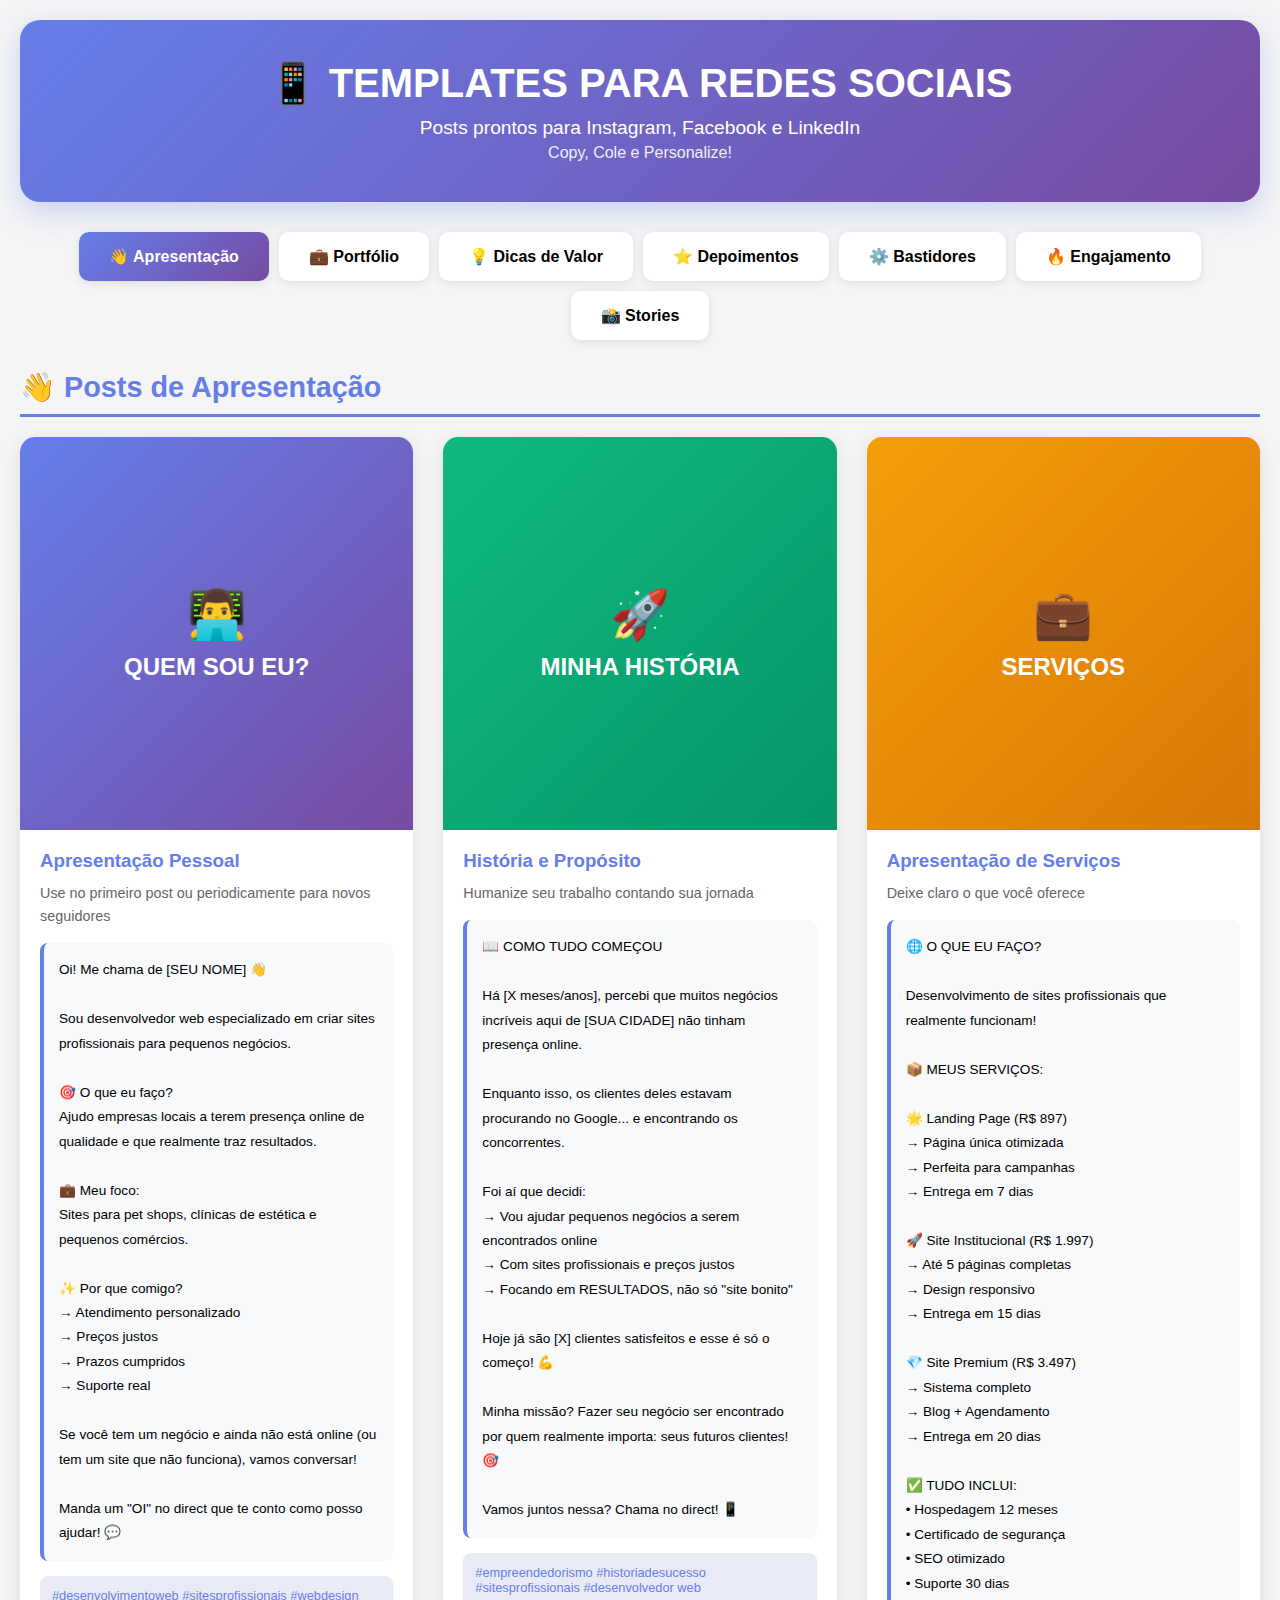
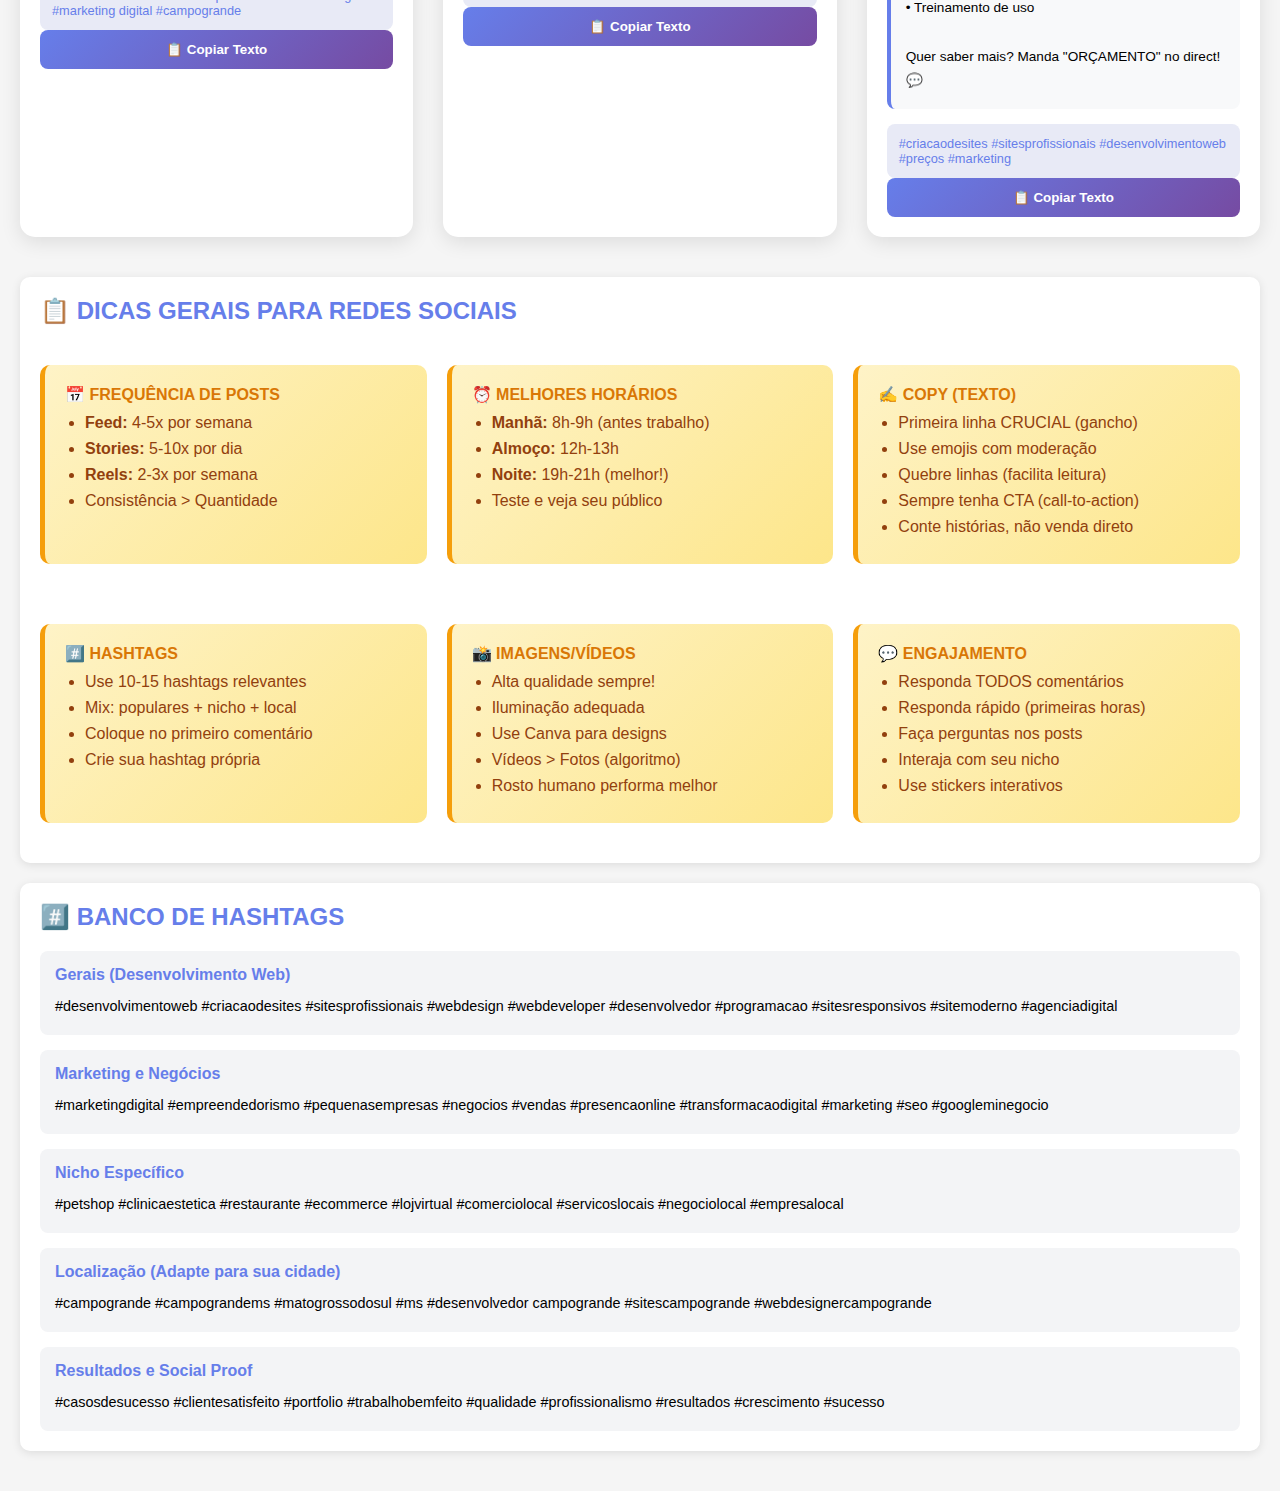
<file: artefatos/templates_social.html>
<!DOCTYPE html>
<html lang="pt-BR">
<head>
    <meta charset="UTF-8">
    <meta name="viewport" content="width=device-width, initial-scale=1.0">
    <title>Templates Redes Sociais - Desenvolvedor Web</title>
    <style>
        * {
            margin: 0;
            padding: 0;
            box-sizing: border-box;
        }
        
        body {
            font-family: 'Arial', sans-serif;
            background: #f5f5f5;
            padding: 20px;
        }
        
        .container {
            max-width: 1400px;
            margin: 0 auto;
        }
        
        .header {
            text-align: center;
            background: linear-gradient(135deg, #667eea 0%, #764ba2 100%);
            color: white;
            padding: 40px;
            border-radius: 20px;
            margin-bottom: 30px;
            box-shadow: 0 10px 30px rgba(102, 126, 234, 0.3);
        }
        
        .header h1 {
            font-size: 2.5em;
            margin-bottom: 10px;
        }
        
        .tabs {
            display: flex;
            gap: 10px;
            margin-bottom: 30px;
            flex-wrap: wrap;
            justify-content: center;
        }
        
        .tab {
            padding: 15px 30px;
            background: white;
            border: none;
            border-radius: 10px;
            cursor: pointer;
            font-size: 1em;
            font-weight: bold;
            transition: all 0.3s;
            box-shadow: 0 2px 10px rgba(0,0,0,0.1);
        }
        
        .tab:hover {
            transform: translateY(-2px);
            box-shadow: 0 4px 15px rgba(0,0,0,0.2);
        }
        
        .tab.active {
            background: linear-gradient(135deg, #667eea 0%, #764ba2 100%);
            color: white;
        }
        
        .content {
            display: none;
        }
        
        .content.active {
            display: block;
        }
        
        .template-grid {
            display: grid;
            grid-template-columns: repeat(auto-fit, minmax(320px, 1fr));
            gap: 30px;
            margin-bottom: 30px;
        }
        
        .template-card {
            background: white;
            border-radius: 15px;
            overflow: hidden;
            box-shadow: 0 5px 20px rgba(0,0,0,0.1);
            transition: transform 0.3s;
        }
        
        .template-card:hover {
            transform: translateY(-5px);
            box-shadow: 0 8px 30px rgba(0,0,0,0.15);
        }
        
        .template-preview {
            width: 100%;
            aspect-ratio: 1;
            display: flex;
            align-items: center;
            justify-content: center;
            font-weight: bold;
            color: white;
            padding: 30px;
            text-align: center;
            position: relative;
            overflow: hidden;
        }
        
        .template-info {
            padding: 20px;
        }
        
        .template-info h3 {
            color: #667eea;
            margin-bottom: 10px;
        }
        
        .template-info p {
            color: #666;
            font-size: 0.9em;
            line-height: 1.6;
            margin-bottom: 15px;
        }
        
        .copy-btn {
            width: 100%;
            padding: 12px;
            background: linear-gradient(135deg, #667eea 0%, #764ba2 100%);
            color: white;
            border: none;
            border-radius: 8px;
            cursor: pointer;
            font-weight: bold;
            transition: all 0.3s;
        }
        
        .copy-btn:hover {
            transform: scale(1.02);
            box-shadow: 0 5px 15px rgba(102, 126, 234, 0.4);
        }
        
        .copy-btn:active {
            transform: scale(0.98);
        }
        
        .template-text {
            background: #f8f9fa;
            padding: 15px;
            border-radius: 8px;
            margin-top: 15px;
            font-size: 0.85em;
            line-height: 1.8;
            border-left: 4px solid #667eea;
            white-space: pre-wrap;
            font-family: 'Segoe UI', Tahoma, Geneva, Verdana, sans-serif;
        }
        
        .hashtags {
            margin-top: 15px;
            padding: 12px;
            background: #e8eaf6;
            border-radius: 8px;
            font-size: 0.8em;
            color: #667eea;
            font-weight: 500;
        }
        
        .section-title {
            font-size: 1.8em;
            color: #667eea;
            margin: 30px 0 20px 0;
            padding-bottom: 10px;
            border-bottom: 3px solid #667eea;
        }
        
        .tips-box {
            background: linear-gradient(135deg, #fef3c7 0%, #fde68a 100%);
            border-left: 5px solid #f59e0b;
            padding: 20px;
            border-radius: 10px;
            margin: 20px 0;
        }
        
        .tips-box h4 {
            color: #d97706;
            margin-bottom: 10px;
        }
        
        .tips-box ul {
            margin-left: 20px;
            color: #92400e;
        }
        
        .tips-box li {
            margin: 8px 0;
        }
        
        @media (max-width: 768px) {
            .header h1 {
                font-size: 1.8em;
            }
            
            .template-grid {
                grid-template-columns: 1fr;
            }
            
            .tabs {
                flex-direction: column;
            }
            
            .tab {
                width: 100%;
            }
        }
        
        .emojis {
            font-size: 1.2em;
        }
        
        .visual-example {
            background: white;
            padding: 20px;
            border-radius: 10px;
            margin: 20px 0;
            box-shadow: 0 2px 10px rgba(0,0,0,0.1);
        }
        
        .post-preview {
            border: 2px solid #e5e7eb;
            border-radius: 12px;
            padding: 15px;
            background: #fafafa;
            margin-top: 10px;
        }
        
        .post-header {
            display: flex;
            align-items: center;
            gap: 10px;
            margin-bottom: 15px;
            padding-bottom: 10px;
            border-bottom: 1px solid #e5e7eb;
        }
        
        .avatar {
            width: 40px;
            height: 40px;
            border-radius: 50%;
            background: linear-gradient(135deg, #667eea 0%, #764ba2 100%);
            display: flex;
            align-items: center;
            justify-content: center;
            color: white;
            font-weight: bold;
        }
        
        .post-content {
            line-height: 1.6;
            color: #333;
        }
    </style>
</head>
<body>
    <div class="container">
        <div class="header">
            <h1>📱 TEMPLATES PARA REDES SOCIAIS</h1>
            <p style="margin-top: 10px; font-size: 1.2em;">Posts prontos para Instagram, Facebook e LinkedIn</p>
            <p style="margin-top: 5px; opacity: 0.9;">Copy, Cole e Personalize!</p>
        </div>
        
        <div class="tabs">
            <button class="tab active" onclick="showTab('apresentacao')">👋 Apresentação</button>
            <button class="tab" onclick="showTab('portfolio')">💼 Portfólio</button>
            <button class="tab" onclick="showTab('dicas')">💡 Dicas de Valor</button>
            <button class="tab" onclick="showTab('depoimentos')">⭐ Depoimentos</button>
            <button class="tab" onclick="showTab('processos')">⚙️ Bastidores</button>
            <button class="tab" onclick="showTab('engajamento')">🔥 Engajamento</button>
            <button class="tab" onclick="showTab('stories')">📸 Stories</button>
        </div>
        
        <!-- APRESENTAÇÃO -->
        <div id="apresentacao" class="content active">
            <h2 class="section-title">👋 Posts de Apresentação</h2>
            
            <div class="template-grid">
                <div class="template-card">
                    <div class="template-preview" style="background: linear-gradient(135deg, #667eea 0%, #764ba2 100%);">
                        <div>
                            <div style="font-size: 3em; margin-bottom: 10px;">👨‍💻</div>
                            <div style="font-size: 1.5em;">QUEM SOU EU?</div>
                        </div>
                    </div>
                    <div class="template-info">
                        <h3>Apresentação Pessoal</h3>
                        <p>Use no primeiro post ou periodicamente para novos seguidores</p>
                        <div class="template-text">Oi! Me chama de [SEU NOME] 👋

Sou desenvolvedor web especializado em criar sites profissionais para pequenos negócios.

🎯 O que eu faço?
Ajudo empresas locais a terem presença online de qualidade e que realmente traz resultados.

💼 Meu foco:
Sites para pet shops, clínicas de estética e pequenos comércios.

✨ Por que comigo?
→ Atendimento personalizado
→ Preços justos
→ Prazos cumpridos
→ Suporte real

Se você tem um negócio e ainda não está online (ou tem um site que não funciona), vamos conversar!

Manda um "OI" no direct que te conto como posso ajudar! 💬</div>
                        <div class="hashtags">#desenvolvimentoweb #sitesprofissionais #webdesign #marketing digital #campogrande</div>
                        <button class="copy-btn" onclick="copyText(this)">📋 Copiar Texto</button>
                    </div>
                </div>
                
                <div class="template-card">
                    <div class="template-preview" style="background: linear-gradient(135deg, #10b981 0%, #059669 100%);">
                        <div>
                            <div style="font-size: 3em; margin-bottom: 10px;">🚀</div>
                            <div style="font-size: 1.5em;">MINHA HISTÓRIA</div>
                        </div>
                    </div>
                    <div class="template-info">
                        <h3>História e Propósito</h3>
                        <p>Humanize seu trabalho contando sua jornada</p>
                        <div class="template-text">📖 COMO TUDO COMEÇOU

Há [X meses/anos], percebi que muitos negócios incríveis aqui de [SUA CIDADE] não tinham presença online.

Enquanto isso, os clientes deles estavam procurando no Google... e encontrando os concorrentes.

Foi aí que decidi:
→ Vou ajudar pequenos negócios a serem encontrados online
→ Com sites profissionais e preços justos
→ Focando em RESULTADOS, não só "site bonito"

Hoje já são [X] clientes satisfeitos e esse é só o começo! 💪

Minha missão? Fazer seu negócio ser encontrado por quem realmente importa: seus futuros clientes! 🎯

Vamos juntos nessa? Chama no direct! 📱</div>
                        <div class="hashtags">#empreendedorismo #historiadesucesso #sitesprofissionais #desenvolvedor web</div>
                        <button class="copy-btn" onclick="copyText(this)">📋 Copiar Texto</button>
                    </div>
                </div>
                
                <div class="template-card">
                    <div class="template-preview" style="background: linear-gradient(135deg, #f59e0b 0%, #d97706 100%);">
                        <div>
                            <div style="font-size: 3em; margin-bottom: 10px;">💼</div>
                            <div style="font-size: 1.5em;">SERVIÇOS</div>
                        </div>
                    </div>
                    <div class="template-info">
                        <h3>Apresentação de Serviços</h3>
                        <p>Deixe claro o que você oferece</p>
                        <div class="template-text">🌐 O QUE EU FAÇO?

Desenvolvimento de sites profissionais que realmente funcionam!

📦 MEUS SERVIÇOS:

🌟 Landing Page (R$ 897)
→ Página única otimizada
→ Perfeita para campanhas
→ Entrega em 7 dias

🚀 Site Institucional (R$ 1.997)
→ Até 5 páginas completas
→ Design responsivo
→ Entrega em 15 dias

💎 Site Premium (R$ 3.497)
→ Sistema completo
→ Blog + Agendamento
→ Entrega em 20 dias

✅ TUDO INCLUI:
• Hospedagem 12 meses
• Certificado de segurança
• SEO otimizado
• Suporte 30 dias
• Treinamento de uso

Quer saber mais? Manda "ORÇAMENTO" no direct! 💬</div>
                        <div class="hashtags">#criacaodesites #sitesprofissionais #desenvolvimentoweb #preços #marketing</div>
                        <button class="copy-btn" onclick="copyText(this)">📋 Copiar Texto</button>
                    </div>
                </div>
            </div>
        </div>
        
        <!-- PORTFÓLIO -->
        <div id="portfolio" class="content">
            <h2 class="section-title">💼 Posts de Portfólio</h2>
            
            <div class="template-grid">
                <div class="template-card">
                    <div class="template-preview" style="background: linear-gradient(135deg, #8b5cf6 0%, #6d28d9 100%);">
                        <div>
                            <div style="font-size: 3em; margin-bottom: 10px;">🎨</div>
                            <div style="font-size: 1.5em;">PROJETO</div>
                            <div style="font-size: 1.5em;">CONCLUÍDO</div>
                        </div>
                    </div>
                    <div class="template-info">
                        <h3>Showcase de Projeto</h3>
                        <p>Mostre seu trabalho com print do site</p>
                        <div class="template-text">✨ PROJETO ENTREGUE

🎯 Cliente: [Nome do Cliente]
📱 Tipo: Site Institucional
⏱️ Prazo: Entregue em 14 dias

O QUE FOI FEITO:
✅ Design moderno e responsivo
✅ 5 páginas otimizadas
✅ Formulário de contato
✅ Integração com WhatsApp
✅ Google Maps
✅ SEO configurado

💬 FEEDBACK DO CLIENTE:
"Ficou além das expectativas! Já estamos recebendo mais contatos." - [Nome]

Seu negócio também precisa de presença online profissional?

Chama no direct! 📩

👉 Deslize para ver mais detalhes do projeto</div>
                        <div class="hashtags">#portfolio #siteprofissional #webdesign #casosdesucesso #clientesatisfeito</div>
                        <button class="copy-btn" onclick="copyText(this)">📋 Copiar Texto</button>
                    </div>
                </div>
                
                <div class="template-card">
                    <div class="template-preview" style="background: linear-gradient(135deg, #ec4899 0%, #be185d 100%);">
                        <div>
                            <div style="font-size: 3em; margin-bottom: 10px;">📱</div>
                            <div style="font-size: 1.3em;">ANTES<br>×<br>DEPOIS</div>
                        </div>
                    </div>
                    <div class="template-info">
                        <h3>Antes e Depois</h3>
                        <p>Mostre a transformação que você proporciona</p>
                        <div class="template-text">⚡ ANTES × DEPOIS

😰 ANTES:
• Sem site ou site desatualizado
• Clientes não encontravam no Google
• Perdendo vendas para concorrência
• Visual amador

😍 DEPOIS:
• Site profissional e moderno
• Aparecendo no Google
• Mais contatos e vendas
• Credibilidade aumentada

📈 RESULTADO:
+40% de contatos em 30 dias!

Essa pode ser a história do SEU negócio também! 💪

Quer transformar sua presença online?
Me chama no direct! 💬

#antesedepois #siteprofissional #resultados #transformacaodigital #marketingdigital</div>
                        <button class="copy-btn" onclick="copyText(this)">📋 Copiar Texto</button>
                    </div>
                </div>
                
                <div class="template-card">
                    <div class="template-preview" style="background: linear-gradient(135deg, #06b6d4 0%, #0891b2 100%);">
                        <div>
                            <div style="font-size: 3em; margin-bottom: 10px;">📊</div>
                            <div style="font-size: 1.5em;">RESULTADOS</div>
                        </div>
                    </div>
                    <div class="template-info">
                        <h3>Resultados Reais</h3>
                        <p>Números chamam atenção e geram confiança</p>
                        <div class="template-text">📊 NÚMEROS QUE FALAM

Site desenvolvido para [Cliente/Nicho]:

📈 EM 60 DIAS:
• 847 visitantes únicos
• 124 formulários preenchidos
• 89 conversas no WhatsApp
• 23 novos clientes

💰 RETORNO:
Investimento: R$ 1.997
Faturamento extra: R$ 12.500+

ROI: 526% 🚀

Não é sobre ter "só um site bonito".
É sobre ter um site que VENDE!

Seu negócio também pode ter esses resultados!

Manda "QUERO" no direct 💬

#resultados #sitequevende #marketingdigital #roi #crescimento</div>
                        <button class="copy-btn" onclick="copyText(this)">📋 Copiar Texto</button>
                    </div>
                </div>
            </div>
        </div>
        
        <!-- DICAS DE VALOR -->
        <div id="dicas" class="content">
            <h2 class="section-title">💡 Posts de Dicas e Valor</h2>
            
            <div class="template-grid">
                <div class="template-card">
                    <div class="template-preview" style="background: linear-gradient(135deg, #f59e0b 0%, #d97706 100%);">
                        <div>
                            <div style="font-size: 3em; margin-bottom: 10px;">⚠️</div>
                            <div style="font-size: 1.3em;">5 ERROS<br>FATAIS</div>
                        </div>
                    </div>
                    <div class="template-info">
                        <h3>Erros Comuns</h3>
                        <p>Eduque sua audiência sobre o que evitar</p>
                        <div class="template-text">🚨 5 ERROS QUE MATAM SEU SITE

Vi isso em MUITOS sites e preciso te alertar:

❌ 1. Site que não funciona no celular
→ 70% dos acessos são mobile!

❌ 2. Demora 10 segundos pra carregar
→ Cliente não espera isso

❌ 3. Sem telefone/WhatsApp visível
→ Quer vender ou não?

❌ 4. Fotos ruins ou genéricas
→ Mostra SEU negócio de verdade

❌ 5. Nunca atualiza
→ Site de 2015? Cliente pensa que você fechou!

✅ SOLUÇÃO:
Site profissional, rápido, atualizado e que converte!

Seu site tem algum desses erros?
Comenta aqui embaixo! 👇

#dicasdesite #erroscomuns #siteprofissional #webdesign #marketing</div>
                        <button class="copy-btn" onclick="copyText(this)">📋 Copiar Texto</button>
                    </div>
                </div>
                
                <div class="template-card">
                    <div class="template-preview" style="background: linear-gradient(135deg, #10b981 0%, #059669 100%);">
                        <div>
                            <div style="font-size: 3em; margin-bottom: 10px;">🎯</div>
                            <div style="font-size: 1.3em;">POR QUE<br>TER SITE?</div>
                        </div>
                    </div>
                    <div class="template-info">
                        <h3>Educação de Mercado</h3>
                        <p>Mostre o valor de ter um site profissional</p>
                        <div class="template-text">🤔 "NÃO PRECISO DE SITE, TENHO INSTAGRAM"

Olha, eu entendo...

Mas deixa eu te mostrar uma coisa:

📱 Instagram:
• Você não é dono da plataforma
• Algoritmo controla o alcance
• Só quem te segue vê
• Pode perder tudo do nada

🌐 Seu Site:
• SEU espaço, SUAS regras
• Aparece no Google
• QUALQUER pessoa encontra
• É seu pra sempre

💡 A VERDADE:
Instagram + Site = COMBINAÇÃO PERFEITA! 🚀

Instagram = relacionamento
Site = vendas e credibilidade

Não precisa escolher um ou outro.
Precisa ter OS DOIS!

Concorda? Comenta aqui! 💬

#instagram #site #presencaonline #marketingdigital #dicas</div>
                        <button class="copy-btn" onclick="copyText(this)">📋 Copiar Texto</button>
                    </div>
                </div>
                
                <div class="template-card">
                    <div class="template-preview" style="background: linear-gradient(135deg, #667eea 0%, #764ba2 100%);">
                        <div>
                            <div style="font-size: 3em; margin-bottom: 10px;">📝</div>
                            <div style="font-size: 1.3em;">CHECKLIST</div>
                        </div>
                    </div>
                    <div class="template-info">
                        <h3>Checklist Útil</h3>
                        <p>Conteúdo de valor que pode ser salvo</p>
                        <div class="template-text">✅ CHECKLIST: SEU SITE ESTÁ BOM?

Responda sim ou não:

📱 Funciona bem no celular?
⚡ Carrega em menos de 3 segundos?
📞 Telefone/WhatsApp está visível?
📍 Tem seu endereço e mapa?
📸 Fotos são profissionais?
🔍 Aparece no Google?
🔒 Tem certificado de segurança (https)?
📝 Informações estão atualizadas?
💬 Tem formulário de contato?
⭐ Mostra depoimentos de clientes?

RESULTADO:

8-10 SIM: Parabéns! Site profissional! ✅
5-7 SIM: Dá pra melhorar bastante 🟡
0-4 SIM: Urgente! Precisa refazer 🔴

Quantos "SIM" você marcou?
Comenta aqui! 👇

Quer ajuda pra melhorar?
Me chama no direct! 💬

#checklist #siteprofissional #dicas #webdesign #avaliacao</div>
                        <button class="copy-btn" onclick="copyText(this)">📋 Copiar Texto</button>
                    </div>
                </div>
            </div>
        </div>
        
        <!-- DEPOIMENTOS -->
        <div id="depoimentos" class="content">
            <h2 class="section-title">⭐ Posts de Depoimentos</h2>
            
            <div class="template-grid">
                <div class="template-card">
                    <div class="template-preview" style="background: linear-gradient(135deg, #fbbf24 0%, #f59e0b 100%);">
                        <div>
                            <div style="font-size: 3em; margin-bottom: 10px;">⭐</div>
                            <div style="font-size: 1.5em;">DEPOIMENTO</div>
                        </div>
                    </div>
                    <div class="template-info">
                        <h3>Depoimento Simples</h3>
                        <p>Use com foto do cliente ou do site dele</p>
                        <div class="template-text">💬 CLIENTE SATISFEITO

"Trabalho excepcional! O [SEU NOME] entregou no prazo, foi super atencioso e o site ficou melhor do que eu esperava. Recomendo!" ⭐⭐⭐⭐⭐

- [Nome do Cliente]
[Tipo de Negócio]

Feedback assim me motiva a dar sempre o melhor! 💙

Quer ter a mesma experiência?
Chama no direct! 📱

#depoimento #clientesatisfeito #feedback #siteprofissional #qualidade</div>
                        <button class="copy-btn" onclick="copyText(this)">📋 Copiar Texto</button>
                    </div>
                </div>
                
                <div class="template-card">
                    <div class="template-preview" style="background: linear-gradient(135deg, #10b981 0%, #059669 100%);">
                        <div>
                            <div style="font-size: 3em; margin-bottom: 10px;">🎉</div>
                            <div style="font-size: 1.3em;">RESULTADO<br>DO CLIENTE</div>
                        </div>
                    </div>
                    <div class="template-info">
                        <h3>Depoimento com Resultado</h3>
                        <p>Combine feedback com números</p>
                        <div class="template-text">🚀 RESULTADO QUE EMOCIONA

"Em 1 mês com o novo site:
→ Dobrei os agendamentos
→ Clientes me acham no Google
→ Meu negócio parece muito mais profissional

Melhor investimento que fiz este ano!" 💯

- [Nome], [Negócio] há [X] anos

📊 OS NÚMEROS:
• 2x mais agendamentos
• 156 visitas no Google
• 47 formulários preenchidos

Isso não é sobre "site bonito".
É sobre RESULTADO REAL! 📈

Seu negócio pode ser o próximo!
Me chama 💬

#resultado #casosdesucesso #depoimento #crescimento #sitequevende</div>
                        <button class="copy-btn" onclick="copyText(this)">📋 Copiar Texto</button>
                    </div>
                </div>
                
                <div class="template-card">
                    <div class="template-preview" style="background: linear-gradient(135deg, #ec4899 0%, #be185d 100%);">
                        <div>
                            <div style="font-size: 3em; margin-bottom: 10px;">💝</div>
                            <div style="font-size: 1.3em;">GRATIDÃO</div>
                        </div>
                    </div>
                    <div class="template-info">
                        <h3>Post de Gratidão</h3>
                        <p>Agradeça publicamente seus clientes</p>
                        <div class="template-text">💙 GRATIDÃO

Hoje completamos a entrega do site para [Cliente/Negócio]!

Obrigado pela confiança, [Nome]! 🙏

Foi incrível poder contribuir para o crescimento do seu negócio. Ver você satisfeito(a) com o resultado é a melhor recompensa! ✨

🎯 PRÓXIMOS PASSOS:
Agora é acompanhar os resultados chegarem!

Desejo muito sucesso e que esse site traga muitos clientes novos! 🚀

E você, também quer transformar sua presença online?
Me chama no direct! 💬

#gratidao #clientesatisfeito #entregue #siteprofissional #desenvolvimentoweb</div>
                        <button class="copy-btn" onclick="copyText(this)">📋 Copiar Texto</button>
                    </div>
                </div>
            </div>
        </div>
        
        <!-- BASTIDORES -->
        <div id="processos" class="content">
            <h2 class="section-title">⚙️ Posts de Bastidores</h2>
            
            <div class="template-grid">
                <div class="template-card">
                    <div class="template-preview" style="background: linear-gradient(135deg, #06b6d4 0%, #0891b2 100%);">
                        <div>
                            <div style="font-size: 3em; margin-bottom: 10px;">💻</div>
                            <div style="font-size: 1.3em;">TRABALHANDO</div>
                        </div>
                    </div>
                    <div class="template-info">
                        <h3>Dia de Trabalho</h3>
                        <p>Mostre seu dia a dia (foto do setup)</p>
                        <div class="template-text">☕ DIA DE TRABALHO

Enquanto você lê isso, estou aqui desenvolvendo mais um site profissional! 💻

📊 NO MOMENTO:
→ 3 projetos em andamento
→ 2 para entregar esta semana
→ 5 propostas sendo preparadas

É muito gratificante ver negócios crescendo com sites que realmente funcionam! 🚀

💡 CURIOSIDADE:
Um site leva em média 15 dias de trabalho intenso do início à entrega. Não é só "arrastar e soltar"!

Cada detalhe é pensado para converter visitantes em clientes! 🎯

Bom domingo pra vocês! 
Eu vou continuar trabalhando aqui! 😄

#diadetrampo #desenvolvedorweb #bastidores #trabalho #dedication</div>
                        <button class="copy-btn" onclick="copyText(this)">📋 Copiar Texto</button>
                    </div>
                </div>
                
                <div class="template-card">
                    <div class="template-preview" style="background: linear-gradient(135deg, #8b5cf6 0%, #6d28d9 100%);">
                        <div>
                            <div style="font-size: 3em; margin-bottom: 10px;">🎨</div>
                            <div style="font-size: 1.3em;">PROCESSO<br>CRIATIVO</div>
                        </div>
                    </div>
                    <div class="template-info">
                        <h3>Processo de Criação</h3>
                        <p>Mostre como você trabalha</p>
                        <div class="template-text">🎨 COMO NASCE UM SITE?

Muita gente acha que é só "fazer bonito"...
Mas o processo é BEM mais complexo! 

📋 ETAPA 1: Briefing
Converso com cliente, entendo o negócio, público, objetivos

🎨 ETAPA 2: Design
Crio o layout pensando em conversão, não só beleza

💻 ETAPA 3: Desenvolvimento
Codifico tudo, otimizo velocidade, SEO, responsividade

🧪 ETAPA 4: Testes
Testo em 10+ dispositivos diferentes

✅ ETAPA 5: Entrega
Treinamento, documentação, suporte

📈 ETAPA 6: Resultados
Acompanho e otimizo baseado em dados

Cada site leva 15-20 dias de MUITO trabalho! 💪

É artesanal, personalizado, pensado para SEU negócio!

Desliza pra ver os bastidores! 👉

#bastidores #processo #desenvolvimento #webdesign #comofunciona</div>
                        <button class="copy-btn" onclick="copyText(this)">📋 Copiar Texto</button>
                    </div>
                </div>
                
                <div class="template-card">
                    <div class="template-preview" style="background: linear-gradient(135deg, #f59e0b 0%, #d97706 100%);">
                        <div>
                            <div style="font-size: 3em; margin-bottom: 10px;">⏰</div>
                            <div style="font-size: 1.3em;">UPDATE</div>
                        </div>
                    </div>
                    <div class="template-info">
                        <h3>Update de Progresso</h3>
                        <p>Compartilhe andamento de projetos</p>
                        <div class="template-text">📊 UPDATE DA SEMANA

Como estão os projetos? Vem comigo! 👇

✅ CONCLUÍDOS:
• Site para [Cliente 1] - Entregue!
• Landing page para [Cliente 2] - No ar!

⚙️ EM ANDAMENTO:
• [Cliente 3] - 70% (entrega semana que vem)
• [Cliente 4] - 40% (design aprovado, codificando)

📝 NOVOS:
• 2 contratos assinados essa semana! 🎉

📈 NÚMEROS:
• 15 sites entregues no ano
• 12 clientes ativos
• 98% de satisfação

Tá sendo um ano INCRÍVEL! 🚀

E seu negócio? Já tem site profissional?
Se não, pode ser o próximo da lista! 

Chama no direct! 💬

#update #projetos #desenvolvedor #sitesprofissionais #crescimento</div>
                        <button class="copy-btn" onclick="copyText(this)">📋 Copiar Texto</button>
                    </div>
                </div>
            </div>
        </div>
        
        <!-- ENGAJAMENTO -->
        <div id="engajamento" class="content">
            <h2 class="section-title">🔥 Posts de Engajamento</h2>
            
            <div class="template-grid">
                <div class="template-card">
                    <div class="template-preview" style="background: linear-gradient(135deg, #ef4444 0%, #dc2626 100%);">
                        <div>
                            <div style="font-size: 3em; margin-bottom: 10px;">❓</div>
                            <div style="font-size: 1.5em;">PERGUNTA</div>
                        </div>
                    </div>
                    <div class="template-info">
                        <h3>Pergunta para Engajar</h3>
                        <p>Faça perguntas que gerem comentários</p>
                        <div class="template-text">🤔 PERGUNTA PRA VOCÊ

Seu negócio TEM site, mas:

❌ Ninguém acessa
❌ Não gera contatos
❌ Está desatualizado
❌ Não aparece no Google

É melhor:

A) Ter site ruim
B) Não ter site

Comenta aqui embaixo! 👇

(Spoiler: a resposta pode te surpreender!)

#pergunta #enquete #debate #siteprofissional #marketing</div>
                        <button class="copy-btn" onclick="copyText(this)">📋 Copiar Texto</button>
                    </div>
                </div>
                
                <div class="template-card">
                    <div class="template-preview" style="background: linear-gradient(135deg, #10b981 0%, #059669 100%);">
                        <div>
                            <div style="font-size: 3em; margin-bottom: 10px;">💬</div>
                            <div style="font-size: 1.3em;">COMPLETE<br>A FRASE</div>
                        </div>
                    </div>
                    <div class="template-info">
                        <h3>Complete a Frase</h3>
                        <p>Dinâmica interativa</p>
                        <div class="template-text">🎯 COMPLETE A FRASE

"Meu negócio precisa de um site porque _______________"

Comenta completando a frase! 👇

Vou responder TODOS os comentários! 💬

E ainda te dou uma dica personalizada de como o site pode ajudar especificamente o SEU negócio! 🚀

Bora? Comenta aí! 

#engajamento #complete #interacao #siteprofissional #negocios</div>
                        <button class="copy-btn" onclick="copyText(this)">📋 Copiar Texto</button>
                    </div>
                </div>
                
                <div class="template-card">
                    <div class="template-preview" style="background: linear-gradient(135deg, #ec4899 0%, #be185d 100%);">
                        <div>
                            <div style="font-size: 3em; margin-bottom: 10px;">🎁</div>
                            <div style="font-size: 1.5em;">SORTEIO</div>
                        </div>
                    </div>
                    <div class="template-info">
                        <h3>Promoção/Sorteio</h3>
                        <p>Gere buzz e novos seguidores</p>
                        <div class="template-text">🎁 SORTEIO: ANÁLISE GRATUITA DO SEU SITE

Vou sortear 3 ANÁLISES COMPLETAS do site de vocês! 

O que você ganha:
✅ Relatório completo do que está bom
✅ Lista do que precisa melhorar
✅ Dicas de como otimizar
✅ Estimativa de investimento

VALOR: R$ 200 (mas vai ser DE GRAÇA pra 3 sortudos!)

🎯 COMO PARTICIPAR:
1. Siga @[seu_usuario]
2. Curta este post
3. Comenta "QUERO" + tag 2 amigos
4. Compartilha no story (vale +1 chance)

📅 RESULTADO: [Data]

Boa sorte! 🍀

#sorteio #gratis #analisedosite #promocao #siteprofissional</div>
                        <button class="copy-btn" onclick="copyText(this)">📋 Copiar Texto</button>
                    </div>
                </div>
                
                <div class="template-card">
                    <div class="template-preview" style="background: linear-gradient(135deg, #8b5cf6 0%, #6d28d9 100%);">
                        <div>
                            <div style="font-size: 3em; margin-bottom: 10px;">📊</div>
                            <div style="font-size: 1.5em;">ENQUETE</div>
                        </div>
                    </div>
                    <div class="template-info">
                        <h3>Enquete Rápida</h3>
                        <p>Use o recurso de enquete do Instagram</p>
                        <div class="template-text">📊 ENQUETE RÁPIDA

Seu negócio JÁ tem site?

👍 SIM, já tenho
👎 NÃO, ainda não

Vota aí! Quero conhecer vocês melhor! 

E se você ainda NÃO tem, me manda um "OI" no direct que te conto como posso ajudar! 💬

#enquete #votacao #pesquisa #siteprofissional #negocios</div>
                        <button class="copy-btn" onclick="copyText(this)">📋 Copiar Texto</button>
                    </div>
                </div>
            </div>
        </div>
        
        <!-- STORIES -->
        <div id="stories" class="content">
            <h2 class="section-title">📸 Templates para Stories</h2>
            
            <div class="tips-box">
                <h4>💡 DICAS PARA STORIES</h4>
                <ul>
                    <li>Poste 5-10 stories por dia para manter engajamento</li>
                    <li>Use os stickers interativos (enquete, pergunta, quiz)</li>
                    <li>Grave vídeos curtos (15 segundos) falando sobre seu trabalho</li>
                    <li>Mostre bastidores, dia a dia, trabalho em andamento</li>
                    <li>Reposte stories de clientes que te marcarem</li>
                    <li>Use textos grandes e legíveis</li>
                    <li>Adicione música quando apropriado</li>
                </ul>
            </div>
            
            <div class="template-grid">
                <div class="template-card">
                    <div class="template-preview" style="background: linear-gradient(135deg, #667eea 0%, #764ba2 100%);">
                        <div style="font-size: 1.2em; text-align: center;">
                            BOM DIA!<br><br>
                            Hoje é dia de...<br><br>
                            <div style="font-size: 2em;">💻</div><br>
                            DESENVOLVER<br>
                            SITES INCRÍVEIS!
                        </div>
                    </div>
                    <div class="template-info">
                        <h3>Bom Dia Motivacional</h3>
                        <p>Comece o dia conectando com audiência</p>
                        <div class="template-text">Texto superior:
"BOM DIA! ☀️"

Texto central (grande):
"Hoje é dia de
FAZER ACONTECER! 💪"

Texto inferior:
"Me conta: o que você vai fazer de incrível hoje? 👇"

[Adicionar sticker de pergunta]</div>
                        <button class="copy-btn" onclick="copyText(this)">📋 Copiar Texto</button>
                    </div>
                </div>
                
                <div class="template-card">
                    <div class="template-preview" style="background: linear-gradient(135deg, #f59e0b 0%, #d97706 100%);">
                        <div style="font-size: 1.1em; text-align: center;">
                            VOCÊ SABIA?<br><br>
                            <div style="font-size: 2em;">📊</div><br>
                            80% dos clientes<br>
                            pesquisam no Google<br>
                            antes de comprar
                        </div>
                    </div>
                    <div class="template-info">
                        <h3>Você Sabia? (Educativo)</h3>
                        <p>Compartilhe dados interessantes</p>
                        <div class="template-text">Texto superior:
"VOCÊ SABIA? 🤔"

Texto central:
"70% das pessoas
NÃO LIGAM
se não acham seu site!"

Texto inferior:
"Seu negócio está perdendo clientes AGORA!"

[Adicionar sticker "Deslize pra cima" ou "Link na bio"]</div>
                        <button class="copy-btn" onclick="copyText(this)">📋 Copiar Texto</button>
                    </div>
                </div>
                
                <div class="template-card">
                    <div class="template-preview" style="background: linear-gradient(135deg, #10b981 0%, #059669 100%);">
                        <div style="font-size: 1.1em; text-align: center;">
                            <div style="font-size: 2em;">🎉</div><br>
                            PROJETO<br>
                            ENTREGUE!<br><br>
                            +1 cliente<br>
                            satisfeito!
                        </div>
                    </div>
                    <div class="template-info">
                        <h3>Comemoração de Entrega</h3>
                        <p>Celebre cada conquista</p>
                        <div class="template-text">Texto:
"ENTREGUEEE! 🎉

Mais um site no ar!

Cliente: [Nome/Tipo]
Prazo: Cumprido! ✅
Satisfação: 100% 💯

Próximo! 🚀"

[Foto/vídeo do site ou sua comemoração]
[Sticker de comemoração]</div>
                        <button class="copy-btn" onclick="copyText(this)">📋 Copiar Texto</button>
                    </div>
                </div>
                
                <div class="template-card">
                    <div class="template-preview" style="background: linear-gradient(135deg, #ec4899 0%, #be185d 100%);">
                        <div style="font-size: 1em; text-align: center;">
                            ENQUETE<br><br>
                            Seu negócio<br>
                            tem site?<br><br>
                            <div style="font-size: 1.5em;">👍 SIM</div><br>
                            <div style="font-size: 1.5em;">👎 NÃO</div>
                        </div>
                    </div>
                    <div class="template-info">
                        <h3>Enquete Interativa</h3>
                        <p>Use o sticker de enquete</p>
                        <div class="template-text">Texto:
"RÁPIDO! 
Me responde:

Seu negócio JÁ TEM site profissional?"

[Adicionar sticker de ENQUETE]
Opção 1: "SIM! ✅"
Opção 2: "NÃO 😢"

Texto final:
"Vou te dar uma dica baseada na sua resposta! 💡"</div>
                        <button class="copy-btn" onclick="copyText(this)">📋 Copiar Texto</button>
                    </div>
                </div>
                
                <div class="template-card">
                    <div class="template-preview" style="background: linear-gradient(135deg, #8b5cf6 0%, #6d28d9 100%);">
                        <div style="font-size: 1.1em; text-align: center;">
                            BASTIDORES<br><br>
                            <div style="font-size: 2em;">💻</div><br>
                            Desenvolvendo<br>
                            mais um site...<br><br>
                            [Foto do setup]
                        </div>
                    </div>
                    <div class="template-info">
                        <h3>Bastidores do Trabalho</h3>
                        <p>Mostre seu dia a dia</p>
                        <div class="template-text">Opções de texto:

"Enquanto vocês descansam...
Eu tô aqui desenvolvendo! 😄☕"

ou

"Sextou mas o trabalho não para!
Mais 2 sites pra entregar essa semana! 💪"

ou

"Setup do dia! 
Hoje é dia de codar muito! 💻🚀"

[Vídeo ou foto do seu workspace]
[Música animada de fundo]</div>
                        <button class="copy-btn" onclick="copyText(this)">📋 Copiar Texto</button>
                    </div>
                </div>
                
                <div class="template-card">
                    <div class="template-preview" style="background: linear-gradient(135deg, #06b6d4 0%, #0891b2 100%);">
                        <div style="font-size: 1em; text-align: center;">
                            CAIXA DE<br>
                            PERGUNTAS<br><br>
                            <div style="font-size: 2em;">❓</div><br>
                            Me pergunte<br>
                            QUALQUER COISA<br>
                            sobre sites!
                        </div>
                    </div>
                    <div class="template-info">
                        <h3>Caixa de Perguntas</h3>
                        <p>Gere interação e tire dúvidas</p>
                        <div class="template-text">Texto:
"TIRA DÚVIDAS! 

Me pergunta qualquer coisa sobre:

💻 Desenvolvimento de sites
💰 Preços
⏰ Prazos
📊 Resultados
🎨 Design

Vou responder TODAS! 💬"

[Adicionar sticker CAIXINHA DE PERGUNTAS]

Depois responda em vídeos curtos!</div>
                        <button class="copy-btn" onclick="copyText(this)">📋 Copiar Texto</button>
                    </div>
                </div>
            </div>
            
            <div class="tips-box" style="margin-top: 30px;">
                <h4>📅 CALENDÁRIO SEMANAL DE STORIES</h4>
                <ul>
                    <li><strong>Segunda:</strong> Bom dia + Planos da semana</li>
                    <li><strong>Terça:</strong> Dica de valor (Você sabia?)</li>
                    <li><strong>Quarta:</strong> Bastidores do trabalho</li>
                    <li><strong>Quinta:</strong> Enquete ou pergunta</li>
                    <li><strong>Sexta:</strong> Comemoração (entrega/meta)</li>
                    <li><strong>Sábado:</strong> Reflexão da semana</li>
                    <li><strong>Domingo:</strong> Motivacional + Descanso</li>
                </ul>
            </div>
        </div>
        
        <!-- DICAS GERAIS -->
        <div class="visual-example" style="margin-top: 40px;">
            <h2 style="color: #667eea; margin-bottom: 20px;">📋 DICAS GERAIS PARA REDES SOCIAIS</h2>
            
            <div style="display: grid; grid-template-columns: repeat(auto-fit, minmax(300px, 1fr)); gap: 20px;">
                <div class="tips-box">
                    <h4>📅 FREQUÊNCIA DE POSTS</h4>
                    <ul>
                        <li><strong>Feed:</strong> 4-5x por semana</li>
                        <li><strong>Stories:</strong> 5-10x por dia</li>
                        <li><strong>Reels:</strong> 2-3x por semana</li>
                        <li>Consistência > Quantidade</li>
                    </ul>
                </div>
                
                <div class="tips-box">
                    <h4>⏰ MELHORES HORÁRIOS</h4>
                    <ul>
                        <li><strong>Manhã:</strong> 8h-9h (antes trabalho)</li>
                        <li><strong>Almoço:</strong> 12h-13h</li>
                        <li><strong>Noite:</strong> 19h-21h (melhor!)</li>
                        <li>Teste e veja seu público</li>
                    </ul>
                </div>
                
                <div class="tips-box">
                    <h4>✍️ COPY (TEXTO)</h4>
                    <ul>
                        <li>Primeira linha CRUCIAL (gancho)</li>
                        <li>Use emojis com moderação</li>
                        <li>Quebre linhas (facilita leitura)</li>
                        <li>Sempre tenha CTA (call-to-action)</li>
                        <li>Conte histórias, não venda direto</li>
                    </ul>
                </div>
                
                <div class="tips-box">
                    <h4>#️⃣ HASHTAGS</h4>
                    <ul>
                        <li>Use 10-15 hashtags relevantes</li>
                        <li>Mix: populares + nicho + local</li>
                        <li>Coloque no primeiro comentário</li>
                        <li>Crie sua hashtag própria</li>
                    </ul>
                </div>
                
                <div class="tips-box">
                    <h4>📸 IMAGENS/VÍDEOS</h4>
                    <ul>
                        <li>Alta qualidade sempre!</li>
                        <li>Iluminação adequada</li>
                        <li>Use Canva para designs</li>
                        <li>Vídeos > Fotos (algoritmo)</li>
                        <li>Rosto humano performa melhor</li>
                    </ul>
                </div>
                
                <div class="tips-box">
                    <h4>💬 ENGAJAMENTO</h4>
                    <ul>
                        <li>Responda TODOS comentários</li>
                        <li>Responda rápido (primeiras horas)</li>
                        <li>Faça perguntas nos posts</li>
                        <li>Interaja com seu nicho</li>
                        <li>Use stickers interativos</li>
                    </ul>
                </div>
            </div>
        </div>
        
        <!-- HASHTAGS SUGERIDAS -->
        <div class="visual-example">
            <h2 style="color: #667eea; margin-bottom: 20px;">#️⃣ BANCO DE HASHTAGS</h2>
            
            <div style="display: grid; gap: 15px;">
                <div style="background: #f3f4f6; padding: 15px; border-radius: 8px;">
                    <h4 style="color: #667eea; margin-bottom: 10px;">Gerais (Desenvolvimento Web)</h4>
                    <p style="font-size: 0.9em; line-height: 1.8;">
                        #desenvolvimentoweb #criacaodesites #sitesprofissionais #webdesign #webdeveloper #desenvolvedor #programacao #sitesresponsivos #sitemoderno #agenciadigital
                    </p>
                </div>
                
                <div style="background: #f3f4f6; padding: 15px; border-radius: 8px;">
                    <h4 style="color: #667eea; margin-bottom: 10px;">Marketing e Negócios</h4>
                    <p style="font-size: 0.9em; line-height: 1.8;">
                        #marketingdigital #empreendedorismo #pequenasempresas #negocios #vendas #presencaonline #transformacaodigital #marketing #seo #googleminegocio
                    </p>
                </div>
                
                <div style="background: #f3f4f6; padding: 15px; border-radius: 8px;">
                    <h4 style="color: #667eea; margin-bottom: 10px;">Nicho Específico</h4>
                    <p style="font-size: 0.9em; line-height: 1.8;">
                        #petshop #clinicaestetica #restaurante #ecommerce #lojvirtual #comerciolocal #servicoslocais #negociolocal #empresalocal
                    </p>
                </div>
                
                <div style="background: #f3f4f6; padding: 15px; border-radius: 8px;">
                    <h4 style="color: #667eea; margin-bottom: 10px;">Localização (Adapte para sua cidade)</h4>
                    <p style="font-size: 0.9em; line-height: 1.8;">
                        #campogrande #campograndems #matogrossodosul #ms #desenvolvedor campogrande #sitescampogrande #webdesignercampogrande
                    </p>
                </div>
                
                <div style="background: #f3f4f6; padding: 15px; border-radius: 8px;">
                    <h4 style="color: #667eea; margin-bottom: 10px;">Resultados e Social Proof</h4>
                    <p style="font-size: 0.9em; line-height: 1.8;">
                        #casosdesucesso #clientesatisfeito #portfolio #trabalhobemfeito #qualidade #profissionalismo #resultados #crescimento #sucesso
                    </p>
                </div>
            </div>
        </div>
    </div>
    
    <script>
        function showTab(tabName) {
            // Esconde todo conteúdo
            const contents = document.querySelectorAll('.content');
            contents.forEach(content => {
                content.classList.remove('active');
            });
            
            // Remove active de todas as tabs
            const tabs = document.querySelectorAll('.tab');
            tabs.forEach(tab => {
                tab.classList.remove('active');
            });
            
            // Mostra o conteúdo selecionado
            document.getElementById(tabName).classList.add('active');
            
            // Adiciona active na tab clicada
            event.target.classList.add('active');
            
            // Scroll para o topo
            window.scrollTo({ top: 0, behavior: 'smooth' });
        }
        
        function copyText(button) {
            const card = button.closest('.template-card');
            const textElement = card.querySelector('.template-text');
            const hashtagsElement = card.querySelector('.hashtags');
            
            let textToCopy = textElement.textContent;
            
            if (hashtagsElement) {
                textToCopy += '\n\n' + hashtagsElement.textContent;
            }
            
            navigator.clipboard.writeText(textToCopy).then(() => {
                const originalText = button.textContent;
                button.textContent = '✅ Copiado!';
                button.style.background = '#10b981';
                
                setTimeout(() => {
                    button.textContent = originalText;
                    button.style.background = '';
                }, 2000);
            });
        }
    </script>
</body>
</html>
</file>
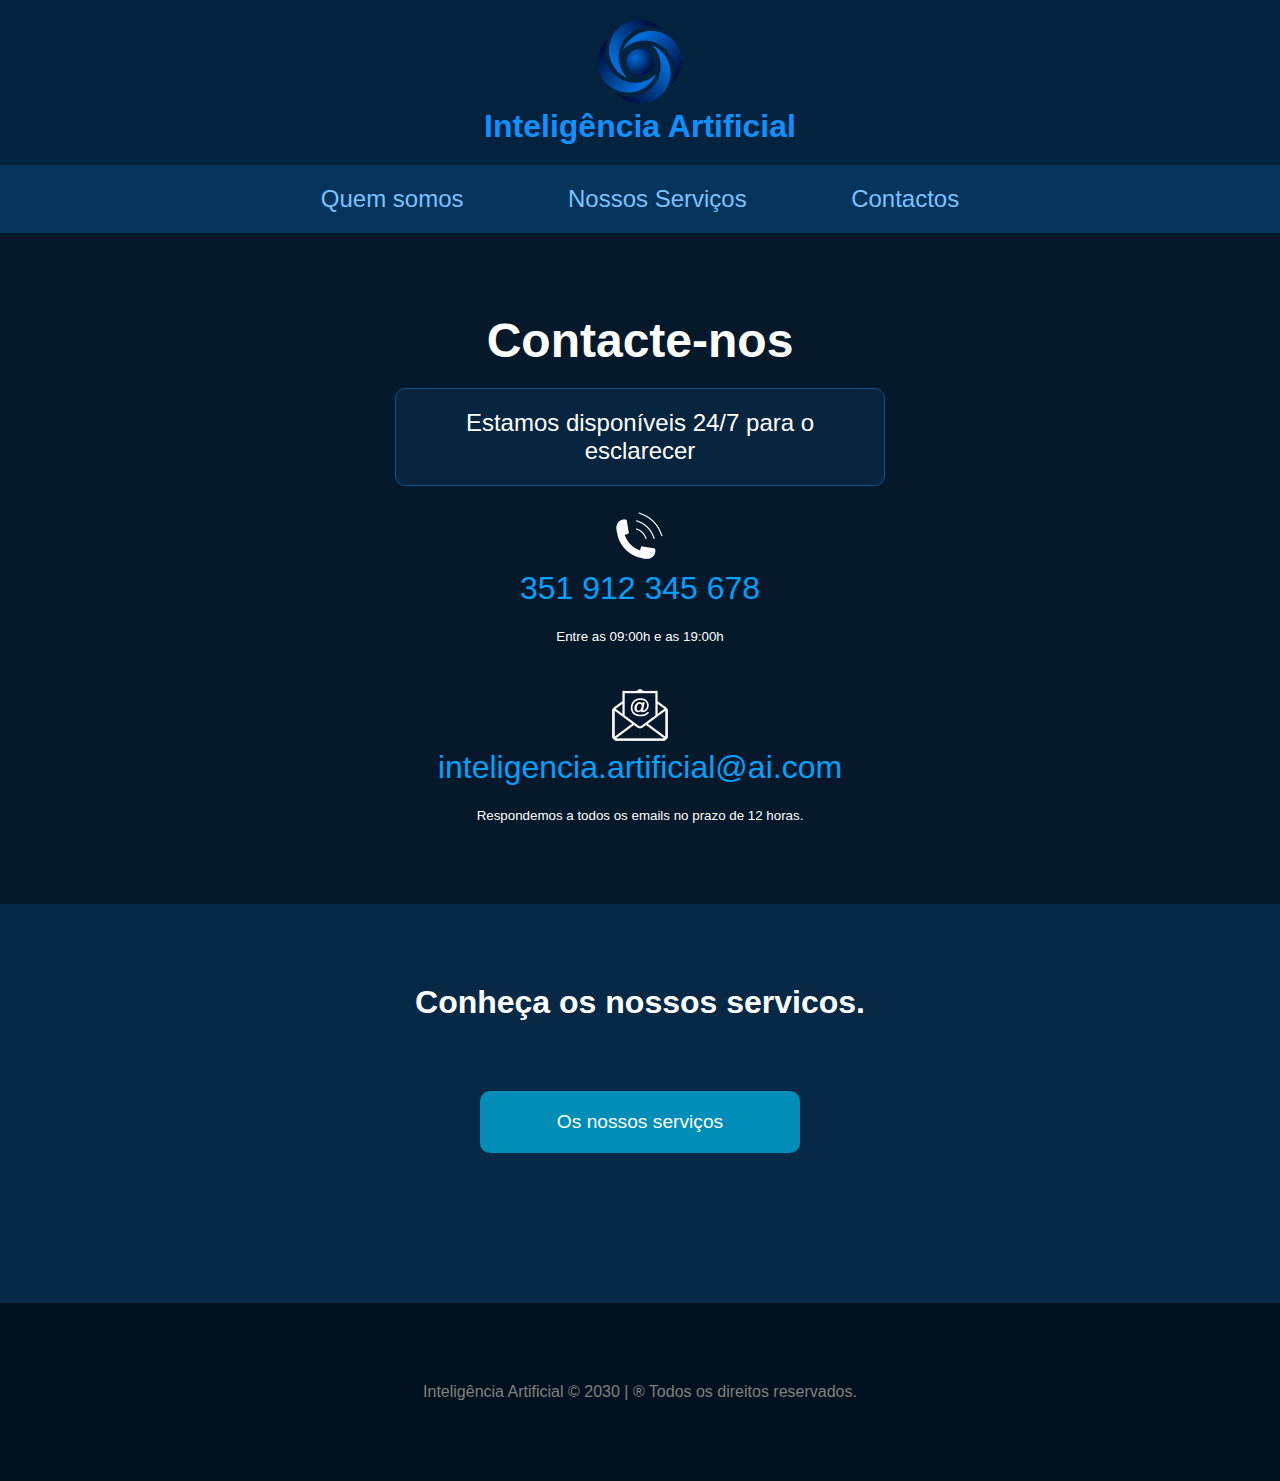
<file: midia/portfolio/ia/contactos.html>
<!DOCTYPE html>
<html lang="pt">

<head>
    <meta charset="UTF-8">
    <meta http-equiv="X-UA-Compatible" content="IE=edge">
    <meta name="viewport" content="width=device-width, initial-scale=1.0">
    <title>Inteligência Artificial</title>

    <!-- estilos da página -->
    <link rel="stylesheet" href="assets/css/estilos.css">

    <!-- favicon -->
    <link rel="shortcut icon" href="assets/images/logo_empresa.png" type="image/png">

</head>

<body>

    <!-- cabeçalho -->
    <header class="container-cabecalho">
        <a href="index.html">
            <img src="assets/images/logo_empresa.png" alt="Logo da empresa" title="Inteligência artificial">
        </a>
        <h3>Inteligência Artificial</h3>
    </header>

    <!-- navegação -->
    <nav class="container-navegacao">
        <a href="index.html">Quem somos</a>
        <a href="servicos.html">Nossos Serviços</a>
        <a href="contactos.html">Contactos</a>
    </nav>

    <!-- servicos -->
    <section class="container-contactos">
        
        <h1 class="text-center">Contacte-nos</h1>
        <h3 class="text-center">Estamos disponíveis 24/7 para o esclarecer</h3>

        <article class="text-center">
            <img src="assets/images/icon_phone.png" alt="Telefone">
            <a href="tel:351912345678" class="contactos">351 912 345 678</a>
            <small>Entre as 09:00h e as 19:00h</small>
        </article>

        <article class="text-center margin-top-40">
            <img src="assets/images/icon_email.png" alt="Email">
            <a href="mailto:inteligencia.artificial@ai.com" class="contactos">inteligencia.artificial@ai.com</a>
            <small>Respondemos a todos os emails no prazo de 12 horas.</small>
        </article>

    </section>


    <!-- ver servicos ou contactos -->
    <section class="container-servicos-contactos">

        <h1>Conheça os nossos servicos.</h3>

            <div class="botoes-servicos-contactos">
                <a href="servicos.html" class="botao">Os nossos serviços</a>
            </div>

    </section>

    <footer>
        Inteligência Artificial &copy; 2030 | &reg; Todos os direitos reservados.
    </footer>





</body>

</html>
</file>
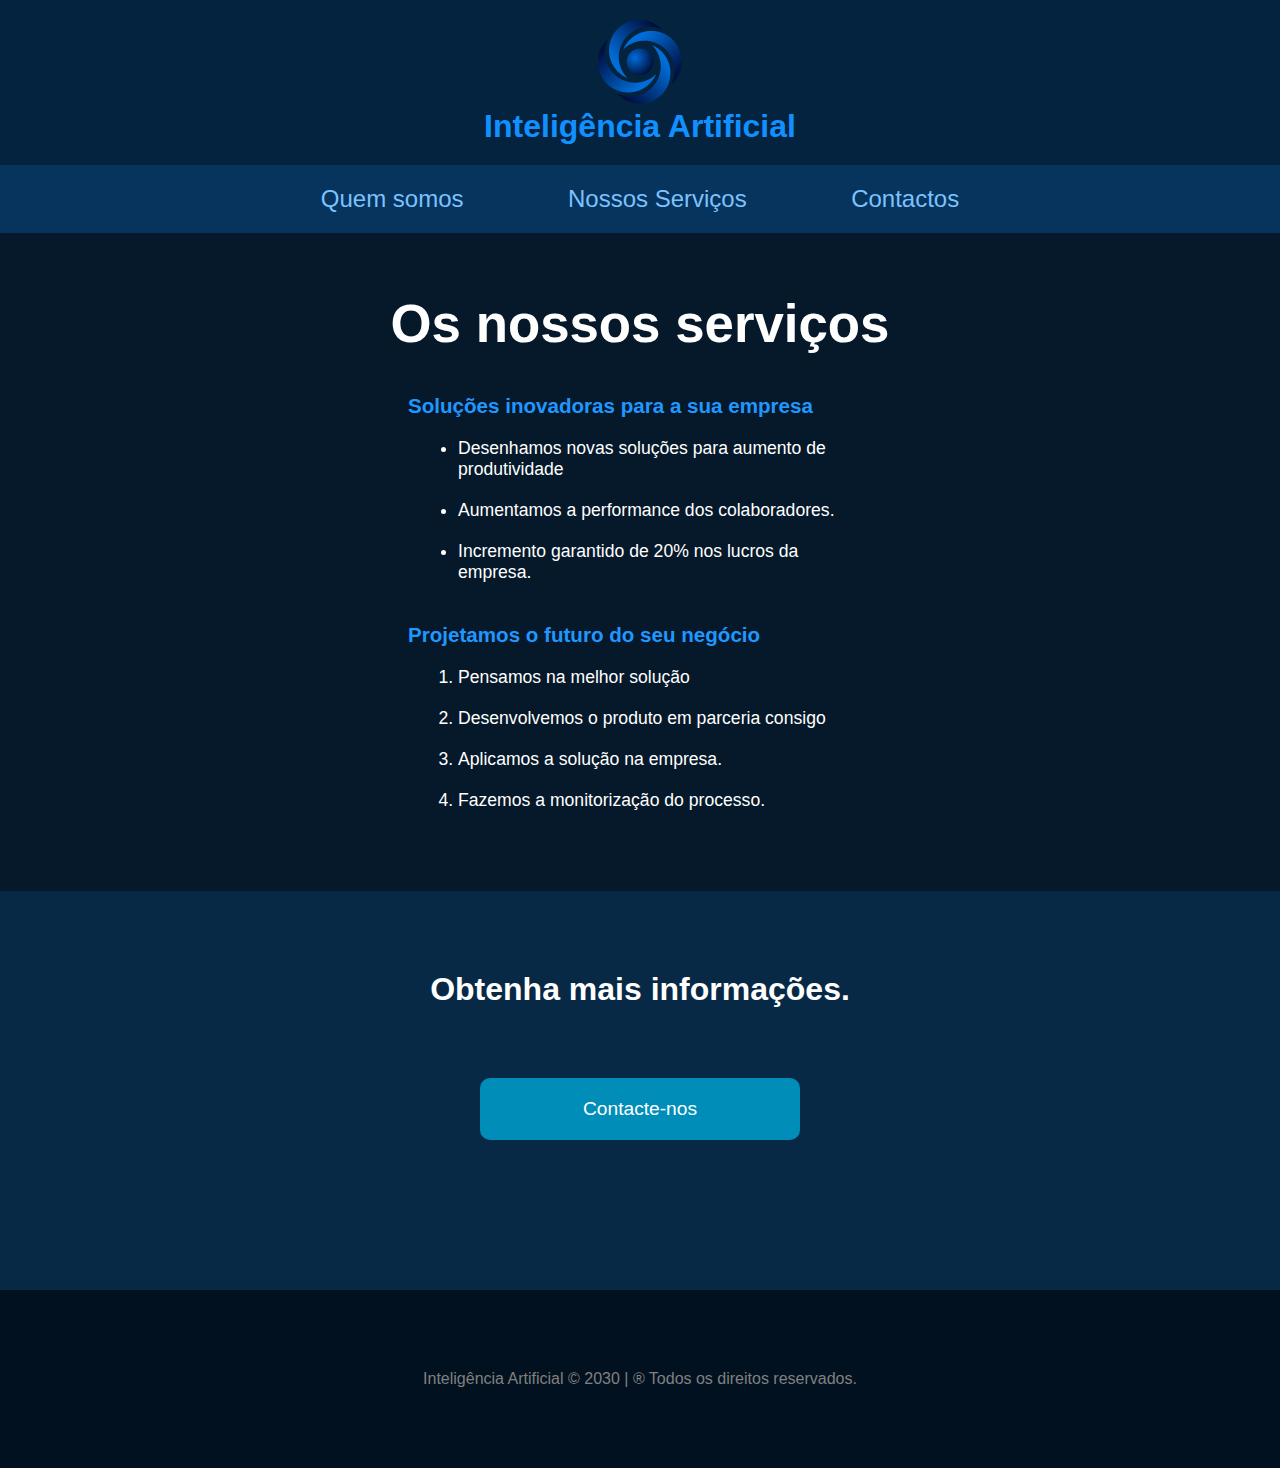
<file: midia/portfolio/ia/servicos.html>
<!DOCTYPE html>
<html lang="pt">

<head>
    <meta charset="UTF-8">
    <meta http-equiv="X-UA-Compatible" content="IE=edge">
    <meta name="viewport" content="width=device-width, initial-scale=1.0">
    <title>Inteligência Artificial</title>

    <!-- estilos da página -->
    <link rel="stylesheet" href="assets/css/estilos.css">

    <!-- favicon -->
    <link rel="shortcut icon" href="assets/images/logo_empresa.png" type="image/png">

</head>

<body>

    <!-- cabeçalho -->
    <header class="container-cabecalho">
        <a href="index.html">
            <img src="assets/images/logo_empresa.png" alt="Logo da empresa" title="Inteligência artificial">
        </a>
        <h3>Inteligência Artificial</h3>
    </header>

    <!-- navegação -->
    <nav class="container-navegacao">
        <a href="index.html">Quem somos</a>
        <a href="servicos.html">Nossos Serviços</a>
        <a href="contactos.html">Contactos</a>
    </nav>

    <!-- servicos -->
    <section class="container-servicos">
        
        <h1 class="text-center">Os nossos serviços</h1>

        <article>
            <h3>Soluções inovadoras para a sua empresa</h3>
            <ul>
                <li>Desenhamos novas soluções para aumento de produtividade</li>
                <li>Aumentamos a performance dos colaboradores.</li>
                <li>Incremento garantido de 20% nos lucros da empresa.</li>
            </ul>
        </article>

        <article>
            <h3>Projetamos o futuro do seu negócio</h3>
            <ol>
                <li>Pensamos na melhor solução</li>
                <li>Desenvolvemos o produto em parceria consigo</li>
                <li>Aplicamos a solução na empresa.</li>
                <li>Fazemos a monitorização do processo.</li>
            </ol>
        </article>

    </section>


    <!-- ver servicos ou contactos -->
    <section class="container-servicos-contactos">

        <h1>Obtenha mais informações.</h3>

            <div class="botoes-servicos-contactos">
                <a href="contactos.html" class="botao">Contacte-nos</a>
            </div>

    </section>

    <footer>
        Inteligência Artificial &copy; 2030 | &reg; Todos os direitos reservados.
    </footer>





</body>

</html>
</file>
<file: old/css/tooplate-ben-resume-style.css>
/*

Tooplate 2120 Ben Resume

https://www.tooplate.com/view/2120-ben-resume

*/

@font-face {
  font-family: 'Plain';
  src: url('../localfonts/Plain-Regular.woff2') format('woff2'),
    url('../localfonts/Plain-Regular.woff') format('woff');
  font-weight: normal;
  font-style: normal;
}

@font-face {
  font-family: 'Plain';
  src: url('../localfonts/Plain-Light.woff2') format('woff2'),
    url('../localfonts/Plain-Light.woff') format('woff');
  font-weight: 300;
  font-style: normal;
}

@font-face {
  font-family: 'Plain';
  src: url('../localfonts/Plain-Bold.woff2') format('woff2'),
    url('../localfonts/Plain-Bold.woff') format('woff');
  font-weight: bold;
  font-style: normal;
}

:root {
  --primary-color: #ffd500;
  --white-color: #ffffff;
  --dark-color: #010101;
  --menu-bg-color: #212529;

  --gray-color: #909090;
  --p-color: #7d7a7a;
  --ul-color: #7d7a7a;

  --base-font-family: "Plain", -apple-system, BlinkMacSystemFont, "Segoe UI", Roboto, "Helvetica Neue", Arial, "Noto Sans", sans-serif, "Apple Color Emoji", "Segoe UI Emoji", "Segoe UI Symbol", "Noto Color Emoji";
  --font-weight-bold: 600;
  --font-weight-normal: 400;
  --font-weight-light: 300;

  --h1-font-size: 56px;
  --h2-font-size: 48px;
  --h3-font-size: 38px;
  --h4-font-size: 34px;
  --h5-font-size: 30px;
  --h6-font-size: 24px;
  --p-font-size: 18px;
  --base-font-size: 16px;
  --button-font-size: 20px;

  --border-radius-large: 100%;
  --border-radius-medium: 80px;
  --border-radius-small: 40px;
}


body {
  font-family: var(--base-font-family);
}


/*---------------------------------------
     TYPOGRAPHY              
  -----------------------------------------*/

h1 {
  font-size: var(--h1-font-size);
}

h1,
h3 {
  font-weight: var(--font-weight-light);
}

h2 {
  font-size: var(--h2-font-size);
}

h3 {
  font-size: var(--h3-font-size);
}

h4 {
  font-size: var(--h4-font-size);
}

h5 {
  font-size: var(--h5-font-size);
}

h6 {
  font-weight: var(--font-weight-bold);
  font-size: var(--h6-font-size);
}

p,
ul {
  color: var(--p-color);
  font-size: var(--p-font-size);
  font-weight: var(--font-weight-light);
  letter-spacing: 0.3px;
  line-height: 2em;
}


.section-padding {
  padding: 6rem 0;
}

.custom-icon {
  font-size: 12px;
  position: relative;
  bottom: 3px;
  left: 5px;
  transform: rotate(-25deg);
}


/* CUSTOM BUTTON */
.custom-btn {
  background: var(--dark-color);
  border: none;
  border-radius: var(--border-radius-medium);
  color: var(--white-color);
  letter-spacing: 0.2px;
  padding: 6px 36px 10px 36px;
  font-size: var(--button-font-size);
  white-space: nowrap;
}

.custom-btn:hover,
.custom-btn:focus {
  color: var(--dark-color);
  background: var(--primary-color);
}


/*---------------------------------------
     GENERAL               
  -----------------------------------------*/

* {
  -webkit-box-sizing: border-box;
  -moz-box-sizing: border-box;
  box-sizing: border-box;
}

*::before,
*::after {
  -webkit-box-sizing: border-box;
  -moz-box-sizing: border-box;
  box-sizing: border-box;
}

a {
  color: var(--dark-color);
  text-decoration: none;
  transition: all 0.4s linear;
}

a:hover {
  color: var(--dark-color);
  text-decoration: none;
}


/*---------------------------------------
     MENU                
  -----------------------------------------*/

.navbar {
  background: transparent;
  padding: 0.3rem 1rem;
  transition: all 300ms ease-in-out;
  position: absolute;
  z-index: 99;
  top: 0;
  right: 0;
  left: 0;
  opacity: 0;
}

.navbar.scroll {
  background: var(--menu-bg-color);
  padding: 0.5rem 1rem;
  position: fixed;
  opacity: 1;
}

.navbar-brand {
  color: var(--white-color);
  font-weight: var(--font-weight-light);
  font-size: var(--h6-font-size);
}

.navbar .custom-btn {
  background: var(--primary-color);
  color: var(--dark-color);
}

.contact-form #submit-button:hover,
.navbar .custom-btn:hover {
  background: var(--dark-color);
  color: var(--white-color);
}

.navbar-expand-lg .navbar-nav .nav-link {
  margin: 0 1.5rem;
  padding: 0;
}

.nav-item .nav-link.active,
.nav-item .nav-link:hover {
  color: var(--gray-color);
}

.nav-item .nav-link.active,
.nav-item .nav-link:hover {
  border-bottom-color: var(--primary-color);
}

.nav-link {
  color: var(--gray-color);
  font-weight: var(--font-weight-light);
  font-size: var(--base-font-size);
  border-bottom: 1px solid transparent;
}

.navbar-toggler {
  border: 0;
  padding: 0;
  cursor: pointer;
  margin: 0 10px 0 0;
  width: 30px;
  height: 35px;
  outline: none;
}

.navbar-toggler:focus {
  outline: none;
}

.navbar-toggler[aria-expanded="true"] .navbar-toggler-icon {
  background: transparent;
}

.navbar-toggler[aria-expanded="true"] .navbar-toggler-icon::before,
.navbar-toggler[aria-expanded="true"] .navbar-toggler-icon::after {
  transition: top 300ms 50ms ease, -webkit-transform 300ms 350ms ease;
  transition: top 300ms 50ms ease, transform 300ms 350ms ease;
  transition: top 300ms 50ms ease, transform 300ms 350ms ease, -webkit-transform 300ms 350ms ease;
  top: 0;
}

.navbar-toggler[aria-expanded="true"] .navbar-toggler-icon::before {
  transform: rotate(45deg);
}

.navbar-toggler[aria-expanded="true"] .navbar-toggler-icon::after {
  transform: rotate(-45deg);
}


.navbar-toggler .navbar-toggler-icon {
  background: var(--white-color);
  transition: background 10ms 300ms ease;
  display: block;
  width: 30px;
  height: 2px;
  position: relative;
}

.navbar-toggler .navbar-toggler-icon::before,
.navbar-toggler .navbar-toggler-icon::after {
  transition: top 300ms 350ms ease, -webkit-transform 300ms 50ms ease;
  transition: top 300ms 350ms ease, transform 300ms 50ms ease;
  transition: top 300ms 350ms ease, transform 300ms 50ms ease, -webkit-transform 300ms 50ms ease;
  position: absolute;
  right: 0;
  left: 0;
  background: var(--white-color);
  width: 30px;
  height: 2px;
  content: '';
}

.navbar-toggler .navbar-toggler-icon::before {
  top: -8px;
}

.navbar-toggler .navbar-toggler-icon::after {
  top: 8px;
}



/*---------------------------------------
     HERO                
  -----------------------------------------*/

.hero-title,
.email-link {
  background: var(--dark-color);
  border-radius: var(--border-radius-medium);
  color: var(--white-color);
  display: inline-block;
  margin: 0.5rem 0;
  padding: 0.5rem 2rem 1.5rem 2rem;
  font-size: 2.2em;
}

.email-link {
  background: var(--primary-color);
  color: var(--dark-color);
  font-size: var(--h4-font-size);
  padding: 0.5rem 2rem 1rem 2rem;
}

.email-link:hover {
  background: var(--dark-color);
  color: var(--white-color);
}


/*---------------------------------------
     SOBRE                
  -----------------------------------------*/

.sobre-third {
  margin: 2.2em -0.8em;
}

.sobre-image {
  border-radius: var(--border-radius-small);
}

.profile-list li {
  margin: 0.3rem 0;
}

.profile-list strong {
  display: inline-block;
  width: 30%;
  margin-right: 1rem;
}

.skills {
  display: flex;
  flex-wrap: wrap;
  align-items: center;
  list-style-type: none;
  padding: 0;
  margin: 0 auto;
  text-align: center;
}

.skills>li {
  min-height: 85px;
  min-width: 85px;
  text-align: center;
  padding: 0 5px 0 0;
  margin: 5px;
  border: 1px solid #f0f0f0;
  border-radius: 15%;
}

.skills>li>img {
  text-align: center;
  height: 30px;
  padding-right: 5px;
}

/*---------------------------------------
     FAQ                 
  -----------------------------------------*/

.faq .card-header {
  padding: 0;
}

.faq .btn-link {
  color: var(--dark-color);
  font-size: var(--h6-font-size);
  text-align: left;
  display: block;
  width: 100%;
  padding: 1rem 2rem;
}

.faq .btn-link:focus,
.faq .btn-link:hover {
  color: var(--dark-color);
  text-decoration: none;
}

.faq .card-body {
  padding: 2rem;
}

.faq-info-text {
  font-size: var(--base-font-size);
  display: block;
  margin: 1.5rem 2rem 0 2rem;
}


/*---------------------------------------
     TESTIMONIALS               
  -----------------------------------------*/

.portfolio {
  background: #f9f9f9;
}

.portfolio-image {
  margin: 0 1rem 1rem 1rem;
}

.portfolio-image img {
  border-radius: var(--border-radius-medium);
}

.portfolio-info {
  width: 100%;
}

.portfolio .owl-theme .owl-nav.disabled+.owl-dots {
  margin-top: 2rem;
}

.portfolio .owl-theme .owl-dots .owl-dot {
  outline: none;
}

.portfolio .owl-theme .owl-dots .owl-dot span {
  width: 30px;
  height: 3px;
  margin: 5px;
}

.portfolio .owl-theme .owl-dots .owl-dot.active span,
.portfolio .owl-theme .owl-dots .owl-dot:hover span {
  background: var(--primary-color);
}


/*---------------------------------------
     CONTACT               
  -----------------------------------------*/

.contact-form .form-control {
  background: transparent;
  border: none;
  border-bottom: 1px solid rgba(142, 140, 140, 0.35);
  box-shadow: none;
  border-radius: 0;
  -webkit-appearance: none;
  outline: none;
  color: var(--dark-color);
  font-weight: var(--font-weight-light);
  padding-left: 0;
  cursor: text;
}

.contact-form input {
  height: calc(2.25rem + 10px);
}

.contact-form .form-group {
  margin: 0 0 1rem;
  position: relative;
}

.contact-form .form-control,
.webform-label {
  transition: all 0.4s;
  touch-action: manipulation;
}

.webform-label {
  cursor: text;
  font-size: 12px;
  font-weight: var(--font-weight-light);
  margin-bottom: 5px;
}

.contact-form .form-control:placeholder-shown+.webform-label {
  cursor: text;
  max-width: 66.66%;
  white-space: nowrap;
  overflow: hidden;
  text-overflow: ellipsis;
  transform-origin: left bottom;
  transform: translate(0, 2.125rem) scale(1.5);
}

.contact-form ::-webkit-input-placeholder {
  opacity: 0;
  transition: inherit;
  color: var(--dark-color);
}

.contact-form ::-moz-placeholder {
  opacity: 0;
  transition: inherit;
  color: var(--dark-color);
}

.contact-form .form-control:focus::-webkit-input-placeholder {
  opacity: 1;
}

.contact-form .form-control:focus::-moz-placeholder {
  opacity: 1;
}

.contact-form .form-control:not(:placeholder-shown)+.webform-label,
.contact-form .form-control:focus+.webform-label {
  transform: translate(0, 0) scale(1);
  cursor: pointer;
  color: var(--gray-color);
}

.contact-form #submit-button {
  background: var(--primary-color);
  border: none;
  border-radius: var(--border-radius-medium);
  color: var(--dark-color);
  cursor: pointer;
  font-size: var(--p-font-size);
  line-height: 0;
  margin-top: 2.5rem;
  padding: 1.5rem 1.8rem 1.8rem 1.8rem;
  white-space: nowrap;
  max-width: 190px;
}

.copyright-text {
  font-size: var(--base-font-size);
}


/*---------------------------------------
     SOCIAL LINKS              
  -----------------------------------------*/

.social-links {
  margin: 40px 0;
  padding: 0;
}

.social-links li {
  display: inline-block;
  list-style: none;
}

.social-links a {
  display: inline-block;
  color: var(--p-color);
  font-size: var(--h6-font-size);
  margin: 5px 20px 5px 0;
}

.social-links a:hover {
  color: var(--dark-color);
}


/*---------------------------------------
     RESPONSIVE STYLES              
  -----------------------------------------*/

@media screen and (max-width: 1200px) {
  h1 {
    font-size: 42px;
  }

  h2 {
    font-size: 36px;
  }

  h3 {
    font-size: 32px;
  }

  h4 {
    font-size: 28px;
  }

  .email-link {
    font-size: 28px;
  }
}

@media screen and (max-width: 992px) {

  .hero-title {
    font-size: 1.8em;
    padding-bottom: 1rem;
  }

  .email-link {
    font-size: 22px;
    padding: 0.5rem 2rem 0.7rem 2rem;
  }
}

@media screen and (max-width: 991px) {
  .navbar-nav {
    margin: 1rem 0;
  }

  .navbar-expand-lg .navbar-nav .nav-link {
    display: inline-block;
    margin: 5px 0.5rem;
  }
}

@media screen and (max-width: 768px) {

  .hero-text {
    position: relative;
    top: 1.5rem;
  }
}

@media screen and (max-width: 480px) {

  .hero-title {
    font-size: 26px;
  }

  .email-link {
    font-size: 20px;
    padding: 0.3rem 2rem 0.6rem 2rem;
  }
}
</file>
<file: midia/portfolio/agencia-fake/css/estilo.css>
@import url('https://fonts.googleapis.com/css2?family=Lobster&family=Roboto:ital,wght@0,100;0,300;0,400;0,500;0,700;0,900;1,100;1,300;1,400;1,500;1,700;1,900&display=swap');

* {
    box-sizing: border-box;
}

body {
    margin: 0;
    font-family: "Roboto", sans-serif;
}

.navbar {
    display: flex;
    flex-flow: row wrap;
    height: 100px;
    /* background: cadetblue; */
    justify-content: center;
    align-items: center;
    position: fixed;
    width: 100%;
    background: white;

}

.logo {
    flex: 20%;
    margin-left: 10%;
    /* border: 1px solid red; */
    text-align: left;
}

.logo h1 {
    font-family: "Lobster", cursive;
    color: #180F4A;
    font-size: 34px;
}

.menu {
    flex: 70%;
    /* border: 1px solid green; */
    text-align: right;
    padding: 20px;
}

.menu a {
    color: #180F4A;
    text-decoration: none;
    font-size: 20px;
    padding: 20px 16px;
}

.menu a:hover {
    color: #FF2978;
    border-top: 4px solid #180F4A;
}

#botao {
    background-color: #180F4A;
    padding: 10px 25px;
    color: white;
    border-radius: 5px;
    margin-right: 10%;
    margin-left: 5%;
}

#botao:hover {
    border: none;
    background-color: #FF2978;
}

.header {
    display: flex;
    flex-flow: row wrap;
    justify-content: center;
    align-items: center;
    height: auto;
    background: white;
    padding-top: 100px;
}

.headline {
    margin-left: 10%;
    flex: 40%;
    /* border: 1px solid black; */
}

.headline h2 {
    font-weight: 900;
    font-size: 20px;
    color: #180F4A;
    padding: 0;
    margin: 0;

}

.headline p {
    color: gray;
    text-align: left;
}

.contact-btn {
    display: inline-block;
    background-color: #FF2978;
    padding: 20px;
    color: white;
    text-transform: uppercase;
    border-radius: 5px;
    text-decoration: none;
}

.contact-btn:hover {
    background-color: #180F4A;
}

.img-headline {
    margin-right: 10%;
    flex: 40%;
    /* border: 1px solid red; */
    text-align: center;
}

section {
    display: inline-block;
    margin-top: 80px;
    /* border: 1px solid black; */
    margin-left: 5%;
    margin-right: 5%;
    padding: 5%;
    text-align: center;
    /* width: 90%; */
}

section h2 {
    width: 100%;
    font-size: 50px;
    margin: 0;
    font-family: "Lobster", cursive;
    font-weight: bold;
    color: #180F4A;
}

.servicos {
    display: inline-block;
    margin-top: 5%;
}

.card {
    display: inline-block;
    width: 30%;
    padding: 20px;
    margin: 1%;
    border: 1px solid #FF2978;
    border-radius: 10px;
    cursor: pointer;
}

.texto-oculto {
    display: none;
}

.card:hover {
    background-color: #FF2978;
    color: white;
    padding: 40px;
}

.card:hover img {
    display: none;
}


.card:hover .card-text {
    display: none;
}

.card:hover .texto-oculto {
    display: block;
}

footer {
    margin-top: 100px;
    height: 400px;
    background-image: linear-gradient(180deg, #180F4A, #090422, black);
    text-align: center;
    border-top: 5px solid #FF2978;
}

.logo-rodape {
    padding: 100px;
}

.agencia {
    font-family: "Lobster", cursive;
    color: white;
    font-size: 34px;
}

.whats {
    position: fixed;
    bottom: 5px;
    right: 5px;
    width: 100px;
}
</file>
<file: midia/portfolio/agencia-fake/css/responsivo.css>
@media screen and (max-width:1005px) {
    .navbar {
        position: relative;
    }

    .menu {
        display: none;
    }

    .logo {
        text-align: center;
        margin: 0;
    }

    .header {
        padding-top: 50px;
    }

    .headline {
        flex: 100%;
        margin: 5%;
        text-align: center;
    }

    .headline p {
        text-align: center;
    }

    .img-headline {
        flex: 100%;
        margin: 5%;
        text-align: center;
    }

    .card {
        width: 100%;
    }

    .whats {
        display: none;
    }
}
</file>
<file: midia/portfolio/clinica-mulher/estilo.css>
@import url('https://fonts.googleapis.com/css2?family=DM+Sans:ital,opsz,wght@0,9..40,100;0,9..40,200;0,9..40,300;0,9..40,400;0,9..40,500;0,9..40,600;0,9..40,700;0,9..40,800;0,9..40,900;0,9..40,1000;1,9..40,100;1,9..40,200;1,9..40,300;1,9..40,400;1,9..40,500;1,9..40,600;1,9..40,700;1,9..40,800;1,9..40,900;1,9..40,1000&family=Poppins:ital,wght@0,100;0,200;0,300;0,400;0,500;0,600;0,700;0,800;0,900;1,100;1,200;1,300;1,400;1,500;1,600;1,700;1,800;1,900&family=Yesteryear&display=swap');

* {
    box-sizing: border-box;
}

body {
    padding: 0;
    margin: 0;
    font-family: 'Poppins', sans-serif;
}

header {
    display: flex;
    justify-content: center;
    align-items: center;
    background: #e8aae3;
    height: 80px;
}

header h1 {
    font-size: 60px;
    color: white;
    font-family: 'Yesteryear', cursive;
    font-weight: normal;
}

.hero {
    display: flex;
    justify-content: center;
    align-items: center;
    width: 100%;
    /* border: 1px solid red; */
}

.box-img {
    display: flex;
    justify-content: center;
    width: 35%;
    /* border: 1px solid blue; */
}

.box-txt {
    display: flex;
    flex-flow: row wrap;
    width: 35%;
    /* border: 1px solid green; */
}

.box-txt span {
    color: gray;
    letter-spacing: 5px;
    text-transform: uppercase;
}

.box-txt h2 {
    font-family: 'DM Sans', sans-serif;
    font-size: 80px;
    color: #ce4ec4;
    font-weight: 800;
    margin-top: 30px;
    margin-bottom: 30px;
    line-height: 70px;
}

.box-txt p {
    color: gray;
    margin-bottom: 30px;
}

.btn-hero {
    background: #ce4ec4;
    padding: 15px 25px;
    text-decoration: none;
    font-family: 'DM Sans', sans-serif;
    color: white;
    border-radius: 5px;
    transition: 0.5s all;
    margin-bottom: 30px;
    font-weight: bold;
}

.btn-hero:hover {
    background: #da2387;
    font-size: 18px;
}

.box-item {
    width: 28%;
    height: 380px;
    background: #f6d9f4;
    margin: 5px;
    padding: 30px 20px;
    text-align: center;
    border-radius: 10px;
}

.especialidades {
    display: flex;
    justify-content: center;
    align-items: center;
    flex-flow: row wrap;
    width: 80%;
    margin-left: 10%;
    /* border: 1px solid red; */
}

.m-top {
    margin-top: 30px;
}

footer {
    display: flex;
    justify-content: center;
    align-items: center;
    margin-top: 100px;
    background: #e8aae3;
    height: 150px;
    color: white;
    font-size: 22px;
}

.whats {
    position: fixed;
    right: 20px;
    bottom: 20px;
}

@media screen and (max-width: 1200px) {
    header h1 {
        font-size: 30px;
    }

    .hero {
        flex-direction: column-reverse;
    }

    .box-txt {
        flex-flow: column wrap;
        width: 100%;
        justify-content: center;
        align-items: center;
        padding: 40px 30px;
    }

    .box-txt h2 {
        font-size: 60px
    }

    .box-txt p {
        text-align: center;
    }

    .box-img {
        width: 100%;
        margin-bottom: 40px;
    }

    .responsiva {
        max-width: 100%;
    }

    .box-item {
        width: 95%;
    }

    footer {
        font-size: 18px;
        text-align: center;
    }
}
</file>
<file: midia/portfolio/ia/assets/css/estilos.css>
/* estilos da minha página web */

* {
    margin: 0;
    padding: 0;
    /* box-shadow: inset 0px 0px 2px rgb(255, 255, 255); */
}

body {
    font-family: Arial, Helvetica, sans-serif;
    color: white;
}

/* ----------------------------------- */
/* geral */
.text-center {
    text-align: center;
}

.margin-top-40 {
    margin-top: 40px;
}

/* ----------------------------------- */
.container-cabecalho {
    text-align: center;
    padding: 20px;
    background-color: #04233F;
}
.container-cabecalho h3 {
    font-weight: 600;
    font-size: 2em;
    color: #1190ff;
}

/* ----------------------------------- */
.container-navegacao {
    text-align: center;
    padding: 20px;
    background-color: #06345d;
}

.container-navegacao a {
    font-size: 1.5em;
    margin: 0px 50px;
    text-decoration: none;
    color:#7cc2ff;
}

.container-navegacao a:hover {
    color:#ffffff;
}

/* ----------------------------------- */
.container-quem-somos {
    background-color:#05192a;
    overflow: auto;
}

.container-quem-somos .servico {
    float: center;
    margin: 60px auto;
    background-color: #061f35;
    width: 50%;
    padding: 50px;
    border-radius: 10px;
    text-align: center;
}

.container-quem-somos .servico .icone {
    margin-bottom: 10px;
}

.container-quem-somos .servico-texto {
    font-family: 'Courier New', Courier, monospace;
    margin-top: 20px;
    font-size: 1.2em;
    color:#81c4ff;
}

.container-quem-somos .servico-texto-realce {
    color: white;
    font-weight: bold;
}

/* ----------------------------------- */
.container-servicos-contactos {
    background-color:#082946;
    padding: 80px;
    text-align: center;
}

.container-servicos-contactos .botoes-servicos-contactos {
    padding: 60px;
    text-align: center;
}

.botoes-servicos-contactos a {
    display: block;
    max-width: 200px;
    text-decoration: none;
    font-size: 1.2em;
    background-color: #008eb9;
    color: white;
    padding: 20px 60px;
    margin: 10px auto;
    border-radius: 10px;
}

.botoes-servicos-contactos a:hover {
    background-color: white;
    color: black;
}

/* ----------------------------------- */
.container-servicos {
    background-color:#05192a;
    font-size: 1.1em;
    padding: 60px;
    overflow: auto;
}

.container-servicos h1 {
    font-size: 3em;
    color:white;
    margin-bottom: 20px;
}

.container-servicos h3 {
    color:#2097ff;
    padding: 20px 0;
}

.container-servicos article {
    width: 40%;
    margin: auto;
    float: center;
}

.container-servicos li {
    margin-bottom: 20px;
    margin-left: 50px;
    color: white;
}

/* ----------------------------------- */
.container-contactos {
    background-color:#05192a;
    padding: 80px;
}

.container-contactos h1 {
    font-size: 3em;
    color:white;
    margin-bottom: 20px;
}

.container-contactos h3 {
    font-size: 1.5em;
    font-weight: 100;
    width: 40%;
    margin: auto;
    color:white;
    margin-bottom: 20px;
    border: 1px solid #105088;
    background-color:#08253f;
    border-radius: 10px;
    padding: 20px;
}

.container-contactos .contactos {
    display: block;
    font-size: 2em;
    text-decoration: none;
    color: #00a2ff;
    margin-bottom: 20px;
}

/* ----------------------------------- */
footer {
    text-align: center;
    padding: 80px;
    background-color: #02111f;
    color: gray;
}
</file>
<file: midia/portfolio/lista-de-tarefas/css/estilo.css>
* {
    box-sizing: border-box;
}

body {
    margin: 0;
    padding: 0;
    font-family: Arial, Helvetica, sans-serif;
    background-color: #eee;
}

h1 {
    text-align: center;
    font-size: 3rem;
}

header {
    display: flex;
    flex-flow: row wrap;
    align-items: center;
    width: 90%;
    margin: auto auto;
}

input {
    height: 120px;
    font-size: 2rem;
    width: 80%;
    padding-left: 10%;
}

button.add {
    width: 20%;
    cursor: pointer;
    background-color: green;
    color: white;
    font-weight: bold;
    border: none;
    height: 120px;
    border-top-right-radius: 10px;
    border-bottom-right-radius: 10px;
}

main {
    display: flex;
    flex-flow: row wrap;
    width: 90%;
    margin: auto auto;
    padding-top: 40px;
}

.item {
    display: flex;
    flex-flow: row wrap;
    justify-content: center;
    align-items: center;
    background-color: white;
    height: 80px;
    width: 100%;
    box-shadow: 0 0 20px #ccc;
    margin-bottom: 2%;
    cursor: pointer;
}

.item.clicado {
    background-color: #d4f6d9;
}

.item.clicado .item-nome {
    text-decoration: line-through;
    color: gray;
}

.item-icone {
    flex: 20%;

    text-align: center;
    font-size: 2rem;
}

.item-nome {
    flex: 55%;
    font-size: 20px;
    font-weight: bold;
}

.item-botao {
    flex: 25%;


}

.delete {
    background-color: red;
    color: white;
    border: none;
    padding: 10px;
    height: 80px;
    width: 100%;
}

.bi-check-circle-fill {
    color: green
}
</file>
